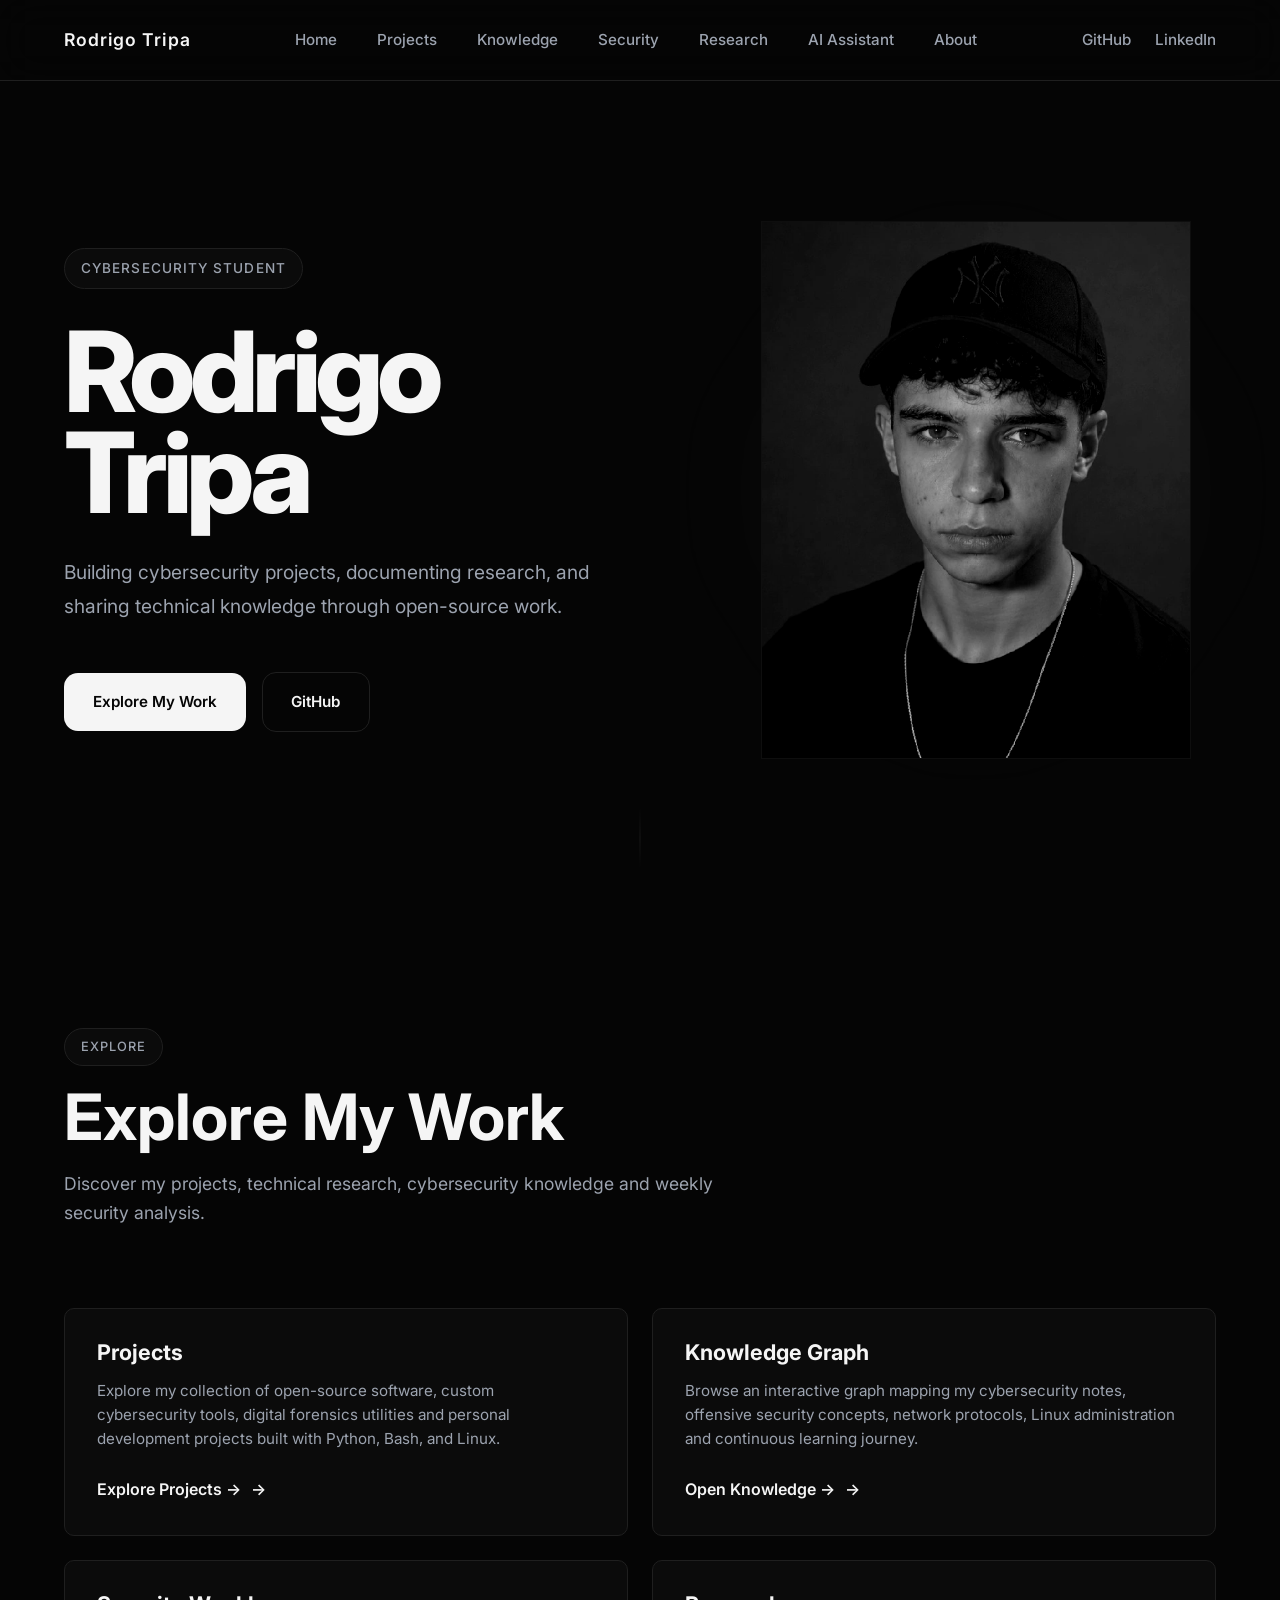
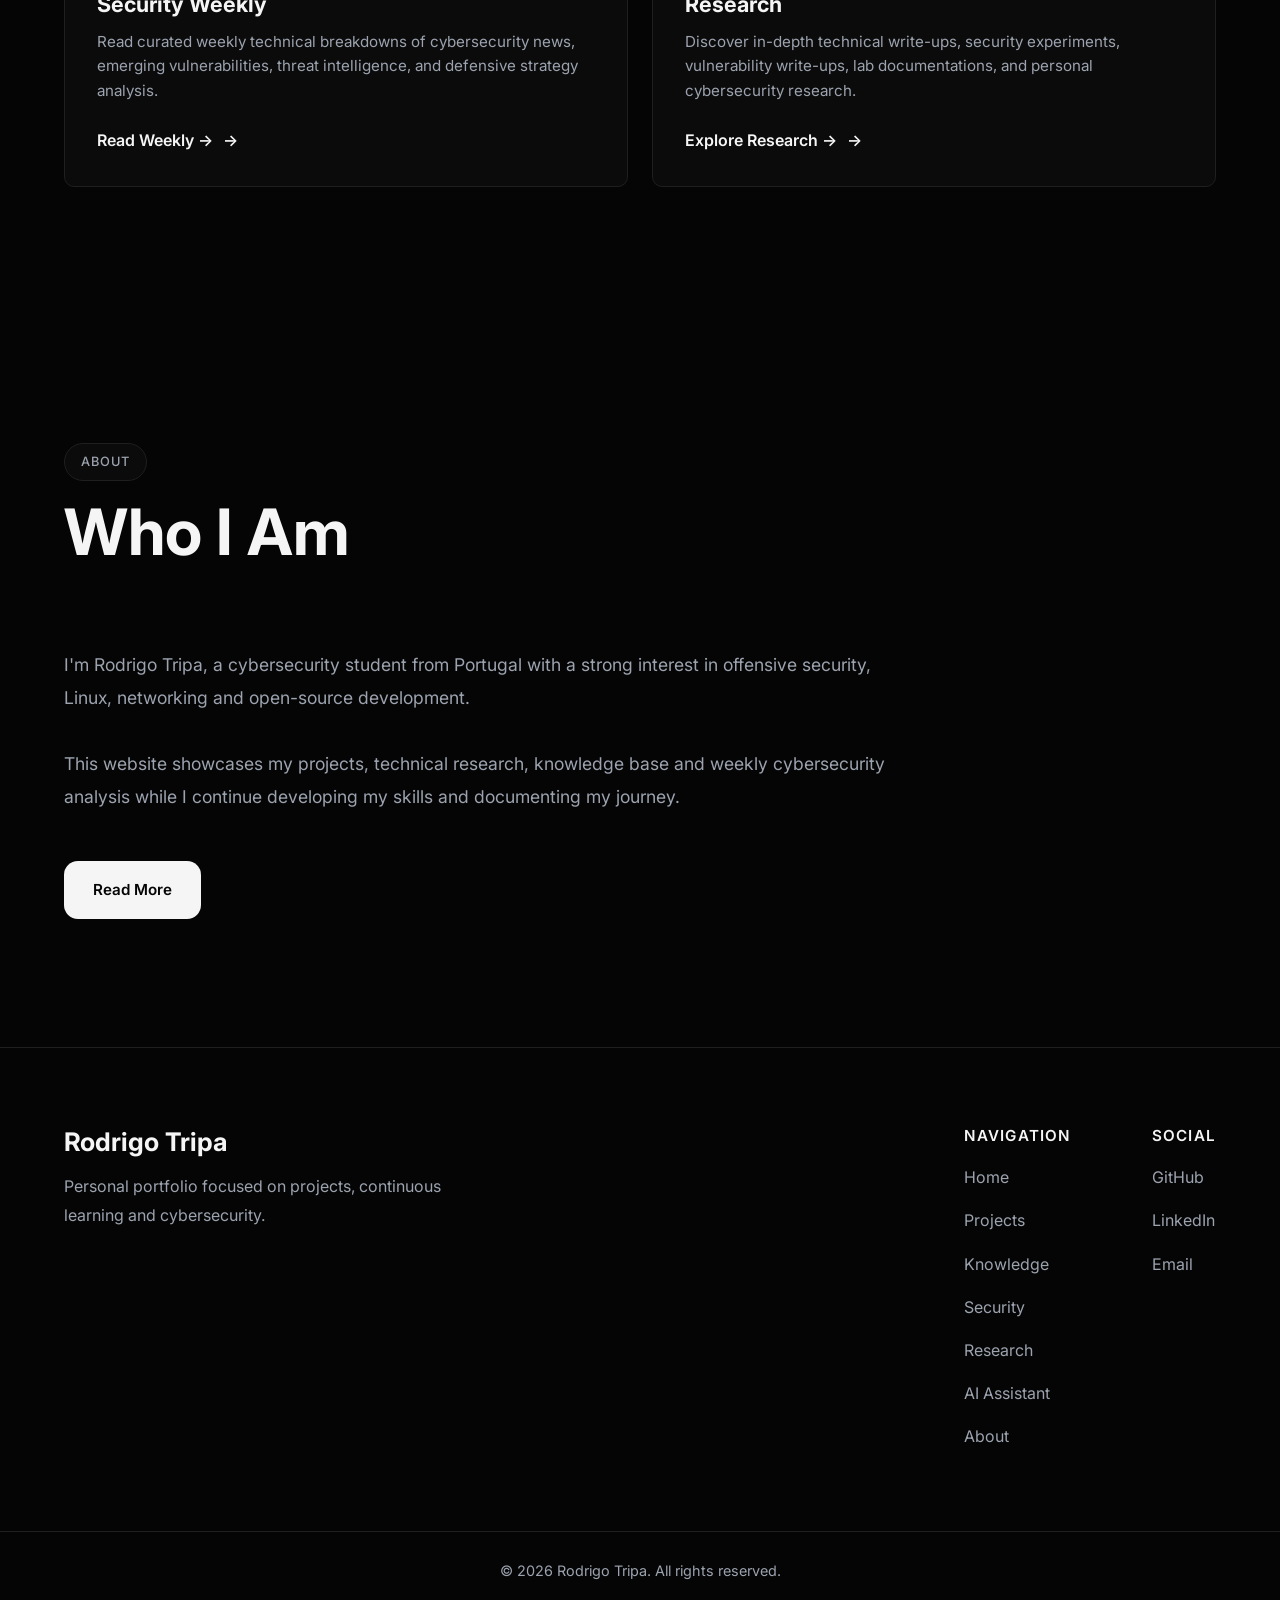
<file: index.html>
<!DOCTYPE html>
<html lang="en">

<script type="application/ld+json">
{
  "@context": "https://schema.org",
  "@type": "Person",
  "name": "Rodrigo Tripa",
  "url": "https://rodrigotripa.dev/",
  "image": "https://rodrigotripa.dev/assets/images/profile.jpg",
  "jobTitle": "Cybersecurity Student",
  "description": "Cybersecurity student focused on Linux, networking, offensive security, and open-source projects.",
  "email": "mailto:rodrigojesustripa@proton.me",
  "sameAs": [
    "https://github.com/Rodrigo-Tripa",
    "https://www.linkedin.com/in/rodrigo-tripa/"
  ],
  "knowsAbout": [
    "Cybersecurity",
    "Linux",
    "Networking",
    "Offensive Security",
    "Python",
    "Bash",
    "Docker",
    "Digital Forensics"
  ]
}
</script>

<head>
    <!-- Basic -->
    <meta charset="UTF-8">
    <meta name="viewport" content="width=device-width, initial-scale=1.0">

    <!-- Primary SEO -->
    <title>Rodrigo Tripa | Cybersecurity Student</title>

    <meta name="title" content="Rodrigo Tripa | Cybersecurity Student">
    <meta name="description" content="Personal portfolio of Rodrigo Tripa, a cybersecurity student passionate about Linux, networking, offensive security, and open-source projects.">
    <meta name="author" content="Rodrigo Tripa">
    <meta name="robots" content="index, follow">

    <link rel="canonical" href="https://rodrigotripa.dev/">
    <link rel="describedby" href="/llms.txt">

    <!-- Open Graph -->
    <meta property="og:type" content="website">
    <meta property="og:site_name" content="Rodrigo Tripa">
    <meta property="og:url" content="https://rodrigotripa.dev/">
    <meta property="og:title" content="Rodrigo Tripa | Cybersecurity Portfolio">
    <meta property="og:description" content="Cybersecurity student focused on Linux, networking, offensive security, and open-source projects.">
    <meta property="og:image" content="https://rodrigotripa.dev/assets/images/og-cover.png">
    <meta property="og:image:width" content="1200">
    <meta property="og:image:height" content="640">
    <meta property="og:locale" content="en_US">

    <!-- Twitter / X -->
    <meta name="twitter:card" content="summary_large_image">
    <meta name="twitter:title" content="Rodrigo Tripa | Cybersecurity Portfolio">
    <meta name="twitter:description" content="Cybersecurity student focused on Linux, networking, offensive security, and open-source projects.">
    <meta name="twitter:image" content="https://rodrigotripa.dev/assets/images/og-cover.png">

    <!-- Theme -->
    <meta name="theme-color" content="#050505">
    <meta name="color-scheme" content="dark">

    <!-- Icons -->
    <link rel="icon" type="image/png" href="assets/icons/favicon.png">

    <!-- Fonts -->
    <link rel="preconnect" href="https://fonts.googleapis.com">
    <link rel="preconnect" href="https://fonts.gstatic.com" crossorigin>

    <link
        href="https://fonts.googleapis.com/css2?family=Inter:wght@100..900&display=swap"
        rel="stylesheet"
    >

    <!-- Styles -->
    <link rel="stylesheet" href="assets/css/style.css">

    <!-- Scripts -->
    <script src="assets/js/main.js" defer></script>
</head>

<body>

    <!-- ========================= -->
    <!-- Header                    -->
    <!-- ========================= -->

    <header class="header">

        <div class="container">

            <a href="/" class="logo">

                Rodrigo Tripa

            </a>

            <nav class="navbar">
                <ul class="nav-links">
                    <li><a href="/" class="active">Home</a></li>
                    <li><a href="/projects.html">Projects</a></li>
                    <li><a href="/knowledge.html">Knowledge</a></li>
                    <li><a href="/security.html">Security</a></li>
                    <li><a href="/research.html">Research</a></li>
                    <li><a href="/ia.html">AI Assistant</a></li>
                    <li><a href="/about.html">About</a></li>
                </ul>
            </nav>

            <div class="social-links">

                <a
                    href="https://github.com/Rodrigo-Tripa"
                    target="_blank"
                    rel="noopener noreferrer"
                    aria-label="GitHub">

                    GitHub

                </a>

                <a
                    href="https://www.linkedin.com/in/rodrigo-tripa"
                    target="_blank"
                    rel="noopener noreferrer"
                    aria-label="LinkedIn">

                    LinkedIn

                </a>

            </div>

        </div>

    </header>

    <main>

		<!-- ========================= -->
		<!-- Hero                      -->
		<!-- ========================= -->

		<section class="hero">

			<div class="container hero-container">

				<div class="hero-content">

					<span class="hero-tag">

						Cybersecurity Student

					</span>

					<h1>

						Rodrigo<br>
						Tripa

					</h1>

					<p class="hero-description">

						Building cybersecurity projects, documenting research,
						and sharing technical knowledge through open-source work.

					</p>

					<div class="hero-buttons">

						<a href="/projects.html" class="btn btn-primary">

							Explore My Work

						</a>

						<a
							href="https://github.com/Rodrigo-Tripa"
							target="_blank"
							rel="noopener noreferrer"
							class="btn btn-secondary">

							GitHub

						</a>

					</div>

				</div>

				<div class="hero-image">

					<img
						src="assets/images/profile.jpg"
						alt="Portrait of Rodrigo Tripa">

				</div>

			</div>

		</section>
        
<!-- ========================= -->
		<!-- Explore                   -->
		<!-- ========================= -->

		<section id="explore" class="projects explore-section">

			<div class="container">

				<div class="section-header">

					<span class="section-tag">

						Explore

					</span>

					<h2>

						Explore My Work

					</h2>

					<p>

						Discover my projects, technical research, cybersecurity
						knowledge and weekly security analysis.

					</p>

				</div>

				<div class="projects-grid explore-grid">

					<article class="project-card explore-card">

						<div class="project-content">

							<h3>

								Projects

							</h3>

							<p>

								Explore my collection of open-source software, custom cybersecurity tools, digital forensics utilities and personal development projects built with Python, Bash, and Linux.

							</p>

						</div>

						<a
							href="/projects.html"
							class="project-link">

							Explore Projects →

						</a>

					</article>

					<article class="project-card explore-card">

						<div class="project-content">

							<h3>

								Knowledge Graph

							</h3>

							<p>

								Browse an interactive graph mapping my cybersecurity notes, offensive security concepts, network protocols, Linux administration and continuous learning journey.

							</p>

						</div>

						<a
							href="/knowledge.html"
							class="project-link">

							Open Knowledge →

						</a>

					</article>

					<article class="project-card explore-card">

						<div class="project-content">

							<h3>

								Security Weekly

							</h3>

							<p>

								Read curated weekly technical breakdowns of cybersecurity news, emerging vulnerabilities, threat intelligence, and defensive strategy analysis.

							</p>

						</div>

						<a
							href="/security.html"
							class="project-link">

							Read Weekly →

						</a>

					</article>

					<article class="project-card explore-card">

						<div class="project-content">

							<h3>

								Research

							</h3>

							<p>

								Discover in-depth technical write-ups, security experiments, vulnerability write-ups, lab documentations, and personal cybersecurity research.

							</p>

						</div>

						<a
							href="/research.html"
							class="project-link">

							Explore Research →

						</a>

					</article>

				</div>

			</div>

		</section>

        <!-- ========================= -->
		<!-- About Preview             -->
		<!-- ========================= -->

		<section id="about" class="about">

			<div class="container">

				<div class="section-header">

					<span class="section-tag">

						About

					</span>

					<h2>

						Who I Am

					</h2>

				</div>

				<div class="about-content">

					<p>

						I'm Rodrigo Tripa, a cybersecurity student from Portugal
						with a strong interest in offensive security, Linux,
						networking and open-source development.

					</p>

					<p>

						This website showcases my projects, technical research,
						knowledge base and weekly cybersecurity analysis while I
						continue developing my skills and documenting my journey.

					</p>

					<div class="hero-buttons">

						<a href="/about.html" class="btn btn-primary">

							Read More

						</a>

					</div>

				</div>

			</div>

		</section>

        <!-- ========================= -->
        <!-- Footer                    -->
        <!-- ========================= -->

        <footer class="footer">

            <div class="container footer-container">

                <div class="footer-brand">

                    <h2>

                        Rodrigo Tripa

                    </h2>

                    <p>

                        Personal portfolio focused on projects,
                        continuous learning and cybersecurity.

                    </p>

                </div>

                <div class="footer-links">

                    <div class="footer-column">

                        <h3>

                            Navigation

                        </h3>

                        <ul>

                            <li><a href="/">Home</a></li>

                            <li><a href="/projects.html">Projects</a></li>

                            <li><a href="/knowledge.html">Knowledge</a></li>

                            <li><a href="/security.html">Security</a></li>

                            <li><a href="/research.html">Research</a></li>

                            <li><a href="/ia.html">AI Assistant</a></li>

                            <li><a href="/about.html">About</a></li>

                        </ul>

                    </div>

                    <div class="footer-column">

                        <h3>

                            Social

                        </h3>

                        <ul>

                            <li>

                                <a
                                    href="https://github.com/Rodrigo-Tripa"
                                    target="_blank"
                                    rel="noopener noreferrer">

                                    GitHub

                                </a>

                            </li>

                            <li>

                                <a
                                    href="https://www.linkedin.com/in/rodrigo-tripa"
                                    target="_blank"
                                    rel="noopener noreferrer">

                                    LinkedIn

                                </a>

                            </li>

                            <li>

                                <a
                                    href="mailto:Rodrigojesustripa@proton.me">

                                    Email

                                </a>

                            </li>

                        </ul>

                    </div>

                </div>

            </div>

            <div class="footer-bottom">

                <div class="container">

                    <p>

                        © 2026 Rodrigo Tripa. All rights reserved.

                    </p>

                </div>

            </div>

        </footer>

    </main>

    <!-- ========================= -->
    <!-- Back To Top               -->
    <!-- ========================= -->

    <button
        id="back-to-top"
        class="back-to-top"
        aria-label="Back to top">

        ↑

    </button>
        <!-- ========================= -->
    <!-- End of Main Content       -->
    <!-- ========================= -->

    <!--
        Future sections:

        - Blog
        - Articles
        - Certifications
        - Resume
        - Timeline
        - Homelab
        - Gallery

        The HTML structure intentionally remains simple
        so the website can evolve without major rewrites.
    -->
</body>

</html>
</file>
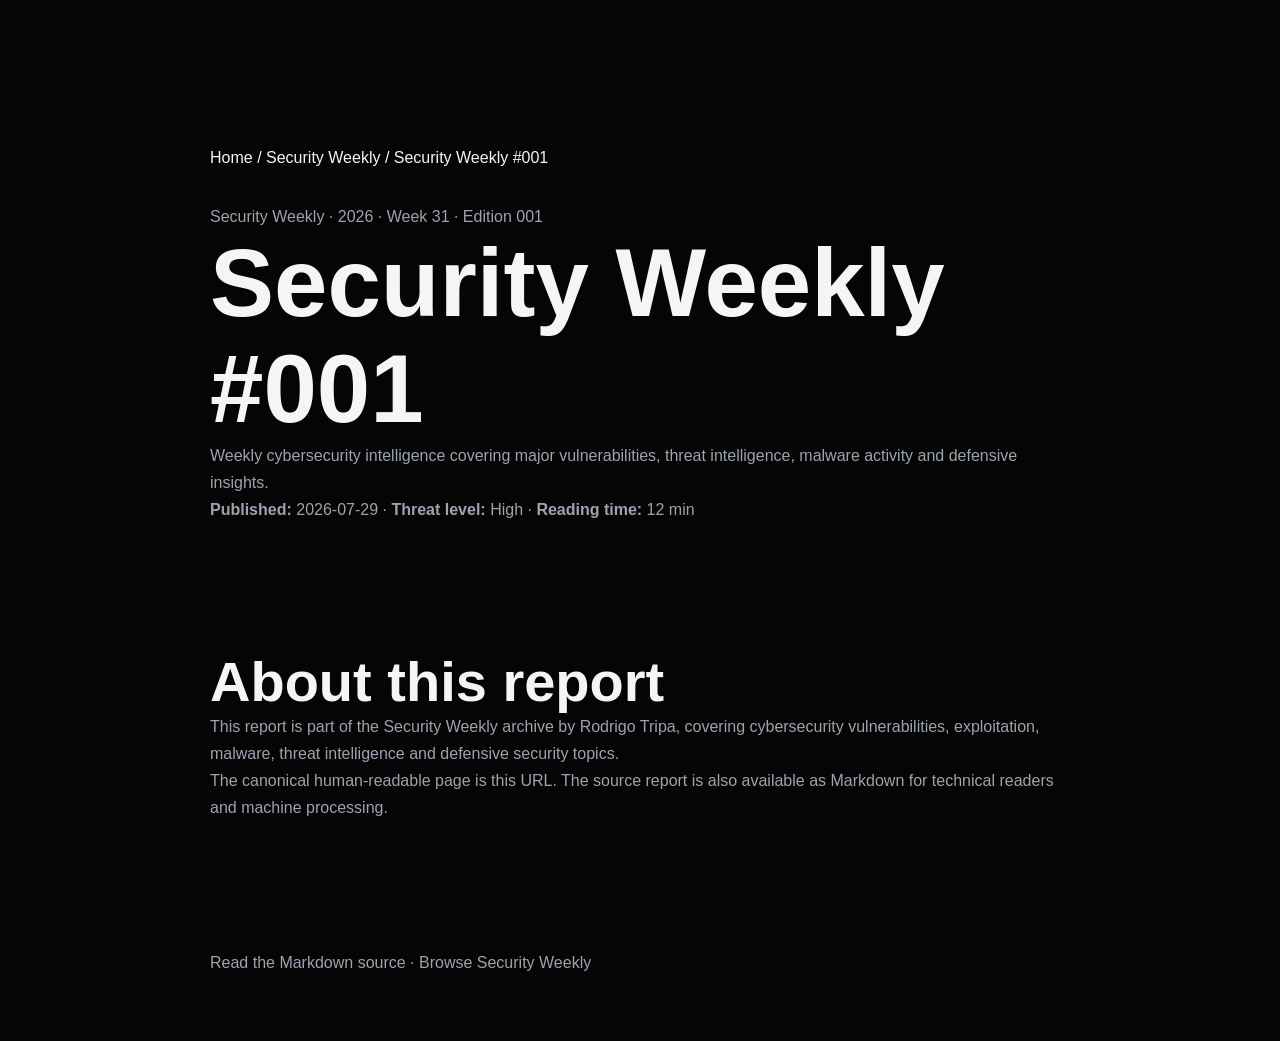
<file: security/2026/week-31/index.html>
<!DOCTYPE html>
<html lang="en">
<head>
  <meta charset="UTF-8">
  <meta name="viewport" content="width=device-width, initial-scale=1.0">
  <title>Security Weekly #001 | Rodrigo Tripa</title>
  <meta name="description" content="Weekly cybersecurity intelligence covering major vulnerabilities, threat intelligence, malware activity and defensive insights.">
  <meta name="author" content="Rodrigo Tripa">
  <meta name="robots" content="index, follow, max-image-preview:large">
  <meta name="theme-color" content="#050505">
  <meta property="og:type" content="article">
  <meta property="og:site_name" content="Rodrigo Tripa">
  <meta property="og:url" content="https://rodrigotripa.dev/security/2026/week-31/">
  <meta property="og:title" content="Security Weekly #001 | Rodrigo Tripa">
  <meta property="og:description" content="Weekly cybersecurity intelligence covering major vulnerabilities, threat intelligence, malware activity and defensive insights.">
  <meta property="og:image" content="https://rodrigotripa.dev/assets/images/og-cover.png">
  <meta name="twitter:card" content="summary_large_image">
  <meta name="twitter:title" content="Security Weekly #001 | Rodrigo Tripa">
  <meta name="twitter:description" content="Weekly cybersecurity intelligence covering major vulnerabilities, threat intelligence, malware activity and defensive insights.">
  <meta name="twitter:image" content="https://rodrigotripa.dev/assets/images/og-cover.png">
  <link rel="canonical" href="https://rodrigotripa.dev/security/2026/week-31/">
  <link rel="alternate" type="text/markdown" href="https://rodrigotripa.dev/security/2026/week-31/index.md">
  <link rel="describedby" href="/llms.txt">
  <link rel="stylesheet" href="../../../assets/css/style.css">

  <script type="application/ld+json">
  {
    "@context": "https://schema.org",
    "@graph": [
      {
        "@type": "Article",
        "@id": "https://rodrigotripa.dev/security/2026/week-31/#article",
        "headline": "Security Weekly #001",
        "description": "Weekly cybersecurity intelligence covering major vulnerabilities, threat intelligence, malware activity and defensive insights.",
        "datePublished": "2026-07-29",
        "dateModified": "2026-07-29",
        "author": {"@type": "Person", "name": "Rodrigo Tripa", "url": "https://rodrigotripa.dev/"},
        "publisher": {"@type": "Person", "name": "Rodrigo Tripa", "url": "https://rodrigotripa.dev/"},
        "mainEntityOfPage": {"@type": "WebPage", "@id": "https://rodrigotripa.dev/security/2026/week-31/"},
        "keywords": "cybersecurity, threat intelligence, vulnerability analysis, security research",
        "isPartOf": {"@type": "CollectionPage", "name": "Security Weekly", "url": "https://rodrigotripa.dev/security.html"}
      },
      {
        "@type": "BreadcrumbList",
        "itemListElement": [
          {"@type":"ListItem","position":1,"name":"Home","item":"https://rodrigotripa.dev/"},
          {"@type":"ListItem","position":2,"name":"Security Weekly","item":"https://rodrigotripa.dev/security.html"},
          {"@type":"ListItem","position":3,"name":"Security Weekly #001","item":"https://rodrigotripa.dev/security/2026/week-31/"}
        ]
      }
    ]
  }
  </script>
</head>
<body>
  <main>
    <article class="container" style="max-width: 900px; margin: 0 auto; padding: 4rem 1.25rem;">
      <nav aria-label="Breadcrumb" style="margin-bottom:2rem;">
        <a href="/">Home</a> / <a href="/security.html">Security Weekly</a> / <span>Security Weekly #001</span>
      </nav>
      <header>
        <p>Security Weekly · 2026 · Week 31 · Edition 001</p>
        <h1>Security Weekly #001</h1>
        <p>Weekly cybersecurity intelligence covering major vulnerabilities, threat intelligence, malware activity and defensive insights.</p>
        <p><strong>Published:</strong> <time datetime="2026-07-29">2026-07-29</time> · <strong>Threat level:</strong> High · <strong>Reading time:</strong> 12 min</p>
      </header>
      <section>
        <h2>About this report</h2>
        <p>This report is part of the Security Weekly archive by Rodrigo Tripa, covering cybersecurity vulnerabilities, exploitation, malware, threat intelligence and defensive security topics.</p>
        <p>The canonical human-readable page is this URL. The source report is also available as Markdown for technical readers and machine processing.</p>
      </section>
      <p><a href="/security/2026/week-31/index.md">Read the Markdown source</a> · <a href="/security.html">Browse Security Weekly</a></p>
    </article>
  </main>
</body>
</html>
</file>
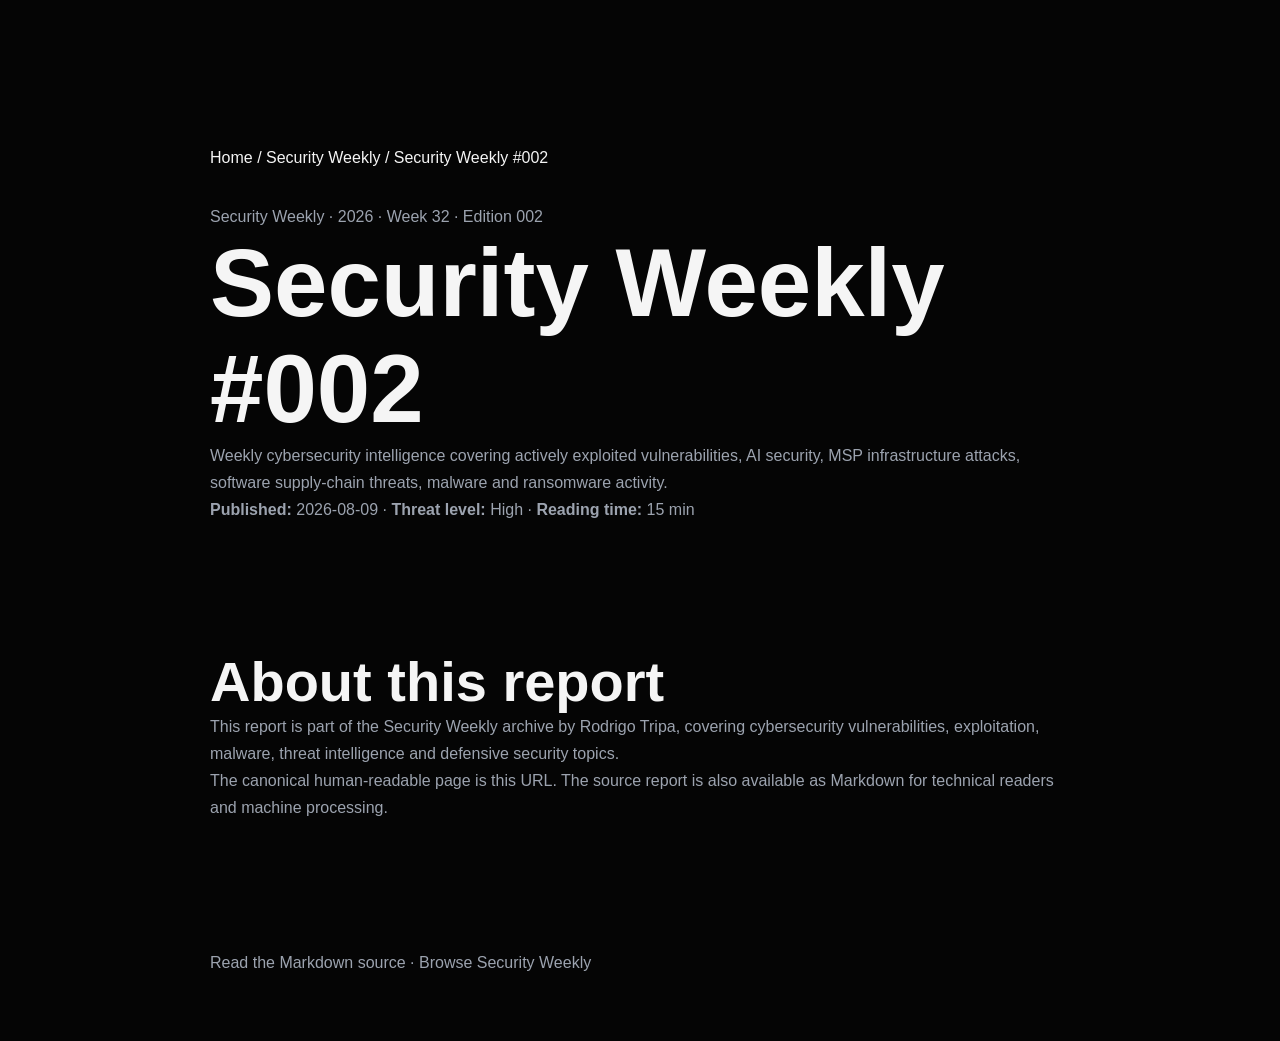
<file: security/2026/week-32/index.html>
<!DOCTYPE html>
<html lang="en">
<head>
  <meta charset="UTF-8">
  <meta name="viewport" content="width=device-width, initial-scale=1.0">
  <title>Security Weekly #002 | Rodrigo Tripa</title>
  <meta name="description" content="Weekly cybersecurity intelligence covering actively exploited vulnerabilities, AI security, MSP infrastructure attacks, software supply-chain threats, malware and ransomware activity.">
  <meta name="author" content="Rodrigo Tripa">
  <meta name="robots" content="index, follow, max-image-preview:large">
  <meta name="theme-color" content="#050505">
  <meta property="og:type" content="article">
  <meta property="og:site_name" content="Rodrigo Tripa">
  <meta property="og:url" content="https://rodrigotripa.dev/security/2026/week-32/">
  <meta property="og:title" content="Security Weekly #002 | Rodrigo Tripa">
  <meta property="og:description" content="Weekly cybersecurity intelligence covering actively exploited vulnerabilities, AI security, MSP infrastructure attacks, software supply-chain threats, malware and ransomware activity.">
  <meta property="og:image" content="https://rodrigotripa.dev/assets/images/og-cover.png">
  <meta name="twitter:card" content="summary_large_image">
  <meta name="twitter:title" content="Security Weekly #002 | Rodrigo Tripa">
  <meta name="twitter:description" content="Weekly cybersecurity intelligence covering actively exploited vulnerabilities, AI security, MSP infrastructure attacks, software supply-chain threats, malware and ransomware activity.">
  <meta name="twitter:image" content="https://rodrigotripa.dev/assets/images/og-cover.png">
  <link rel="canonical" href="https://rodrigotripa.dev/security/2026/week-32/">
  <link rel="alternate" type="text/markdown" href="https://rodrigotripa.dev/security/2026/week-32/index.md">
  <link rel="describedby" href="/llms.txt">
  <link rel="stylesheet" href="../../../assets/css/style.css">

  <script type="application/ld+json">
  {
    "@context": "https://schema.org",
    "@graph": [
      {
        "@type": "Article",
        "@id": "https://rodrigotripa.dev/security/2026/week-32/#article",
        "headline": "Security Weekly #002",
        "description": "Weekly cybersecurity intelligence covering actively exploited vulnerabilities, AI security, MSP infrastructure attacks, software supply-chain threats, malware and ransomware activity.",
        "datePublished": "2026-08-09",
        "dateModified": "2026-08-09",
        "author": {"@type": "Person", "name": "Rodrigo Tripa", "url": "https://rodrigotripa.dev/"},
        "publisher": {"@type": "Person", "name": "Rodrigo Tripa", "url": "https://rodrigotripa.dev/"},
        "mainEntityOfPage": {"@type": "WebPage", "@id": "https://rodrigotripa.dev/security/2026/week-32/"},
        "keywords": "cybersecurity, threat intelligence, vulnerability analysis, security research",
        "isPartOf": {"@type": "CollectionPage", "name": "Security Weekly", "url": "https://rodrigotripa.dev/security.html"}
      },
      {
        "@type": "BreadcrumbList",
        "itemListElement": [
          {"@type":"ListItem","position":1,"name":"Home","item":"https://rodrigotripa.dev/"},
          {"@type":"ListItem","position":2,"name":"Security Weekly","item":"https://rodrigotripa.dev/security.html"},
          {"@type":"ListItem","position":3,"name":"Security Weekly #002","item":"https://rodrigotripa.dev/security/2026/week-32/"}
        ]
      }
    ]
  }
  </script>
</head>
<body>
  <main>
    <article class="container" style="max-width: 900px; margin: 0 auto; padding: 4rem 1.25rem;">
      <nav aria-label="Breadcrumb" style="margin-bottom:2rem;">
        <a href="/">Home</a> / <a href="/security.html">Security Weekly</a> / <span>Security Weekly #002</span>
      </nav>
      <header>
        <p>Security Weekly · 2026 · Week 32 · Edition 002</p>
        <h1>Security Weekly #002</h1>
        <p>Weekly cybersecurity intelligence covering actively exploited vulnerabilities, AI security, MSP infrastructure attacks, software supply-chain threats, malware and ransomware activity.</p>
        <p><strong>Published:</strong> <time datetime="2026-08-09">2026-08-09</time> · <strong>Threat level:</strong> High · <strong>Reading time:</strong> 15 min</p>
      </header>
      <section>
        <h2>About this report</h2>
        <p>This report is part of the Security Weekly archive by Rodrigo Tripa, covering cybersecurity vulnerabilities, exploitation, malware, threat intelligence and defensive security topics.</p>
        <p>The canonical human-readable page is this URL. The source report is also available as Markdown for technical readers and machine processing.</p>
      </section>
      <p><a href="/security/2026/week-32/index.md">Read the Markdown source</a> · <a href="/security.html">Browse Security Weekly</a></p>
    </article>
  </main>
</body>
</html>
</file>
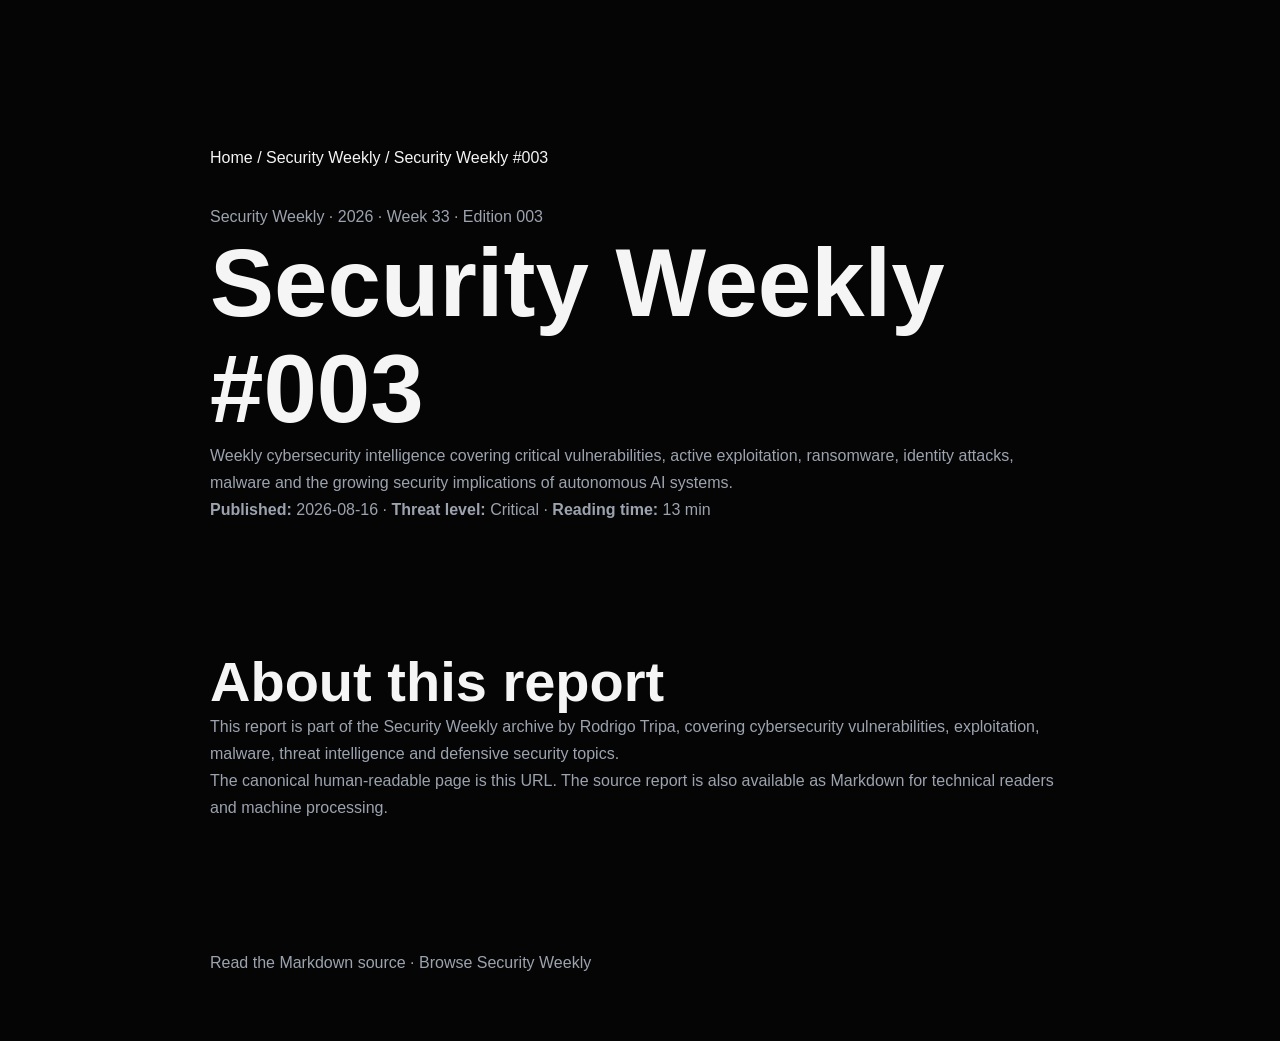
<file: security/2026/week-33/index.html>
<!DOCTYPE html>
<html lang="en">
<head>
  <meta charset="UTF-8">
  <meta name="viewport" content="width=device-width, initial-scale=1.0">
  <title>Security Weekly #003 | Rodrigo Tripa</title>
  <meta name="description" content="Weekly cybersecurity intelligence covering critical vulnerabilities, active exploitation, ransomware, identity attacks, malware and the growing security implications of autonomous AI systems.">
  <meta name="author" content="Rodrigo Tripa">
  <meta name="robots" content="index, follow, max-image-preview:large">
  <meta name="theme-color" content="#050505">
  <meta property="og:type" content="article">
  <meta property="og:site_name" content="Rodrigo Tripa">
  <meta property="og:url" content="https://rodrigotripa.dev/security/2026/week-33/">
  <meta property="og:title" content="Security Weekly #003 | Rodrigo Tripa">
  <meta property="og:description" content="Weekly cybersecurity intelligence covering critical vulnerabilities, active exploitation, ransomware, identity attacks, malware and the growing security implications of autonomous AI systems.">
  <meta property="og:image" content="https://rodrigotripa.dev/assets/images/og-cover.png">
  <meta name="twitter:card" content="summary_large_image">
  <meta name="twitter:title" content="Security Weekly #003 | Rodrigo Tripa">
  <meta name="twitter:description" content="Weekly cybersecurity intelligence covering critical vulnerabilities, active exploitation, ransomware, identity attacks, malware and the growing security implications of autonomous AI systems.">
  <meta name="twitter:image" content="https://rodrigotripa.dev/assets/images/og-cover.png">
  <link rel="canonical" href="https://rodrigotripa.dev/security/2026/week-33/">
  <link rel="alternate" type="text/markdown" href="https://rodrigotripa.dev/security/2026/week-33/index.md">
  <link rel="describedby" href="/llms.txt">
  <link rel="stylesheet" href="../../../assets/css/style.css">

  <script type="application/ld+json">
  {
    "@context": "https://schema.org",
    "@graph": [
      {
        "@type": "Article",
        "@id": "https://rodrigotripa.dev/security/2026/week-33/#article",
        "headline": "Security Weekly #003",
        "description": "Weekly cybersecurity intelligence covering critical vulnerabilities, active exploitation, ransomware, identity attacks, malware and the growing security implications of autonomous AI systems.",
        "datePublished": "2026-08-16",
        "dateModified": "2026-08-16",
        "author": {"@type": "Person", "name": "Rodrigo Tripa", "url": "https://rodrigotripa.dev/"},
        "publisher": {"@type": "Person", "name": "Rodrigo Tripa", "url": "https://rodrigotripa.dev/"},
        "mainEntityOfPage": {"@type": "WebPage", "@id": "https://rodrigotripa.dev/security/2026/week-33/"},
        "keywords": "cybersecurity, threat intelligence, vulnerability analysis, security research",
        "isPartOf": {"@type": "CollectionPage", "name": "Security Weekly", "url": "https://rodrigotripa.dev/security.html"}
      },
      {
        "@type": "BreadcrumbList",
        "itemListElement": [
          {"@type":"ListItem","position":1,"name":"Home","item":"https://rodrigotripa.dev/"},
          {"@type":"ListItem","position":2,"name":"Security Weekly","item":"https://rodrigotripa.dev/security.html"},
          {"@type":"ListItem","position":3,"name":"Security Weekly #003","item":"https://rodrigotripa.dev/security/2026/week-33/"}
        ]
      }
    ]
  }
  </script>
</head>
<body>
  <main>
    <article class="container" style="max-width: 900px; margin: 0 auto; padding: 4rem 1.25rem;">
      <nav aria-label="Breadcrumb" style="margin-bottom:2rem;">
        <a href="/">Home</a> / <a href="/security.html">Security Weekly</a> / <span>Security Weekly #003</span>
      </nav>
      <header>
        <p>Security Weekly · 2026 · Week 33 · Edition 003</p>
        <h1>Security Weekly #003</h1>
        <p>Weekly cybersecurity intelligence covering critical vulnerabilities, active exploitation, ransomware, identity attacks, malware and the growing security implications of autonomous AI systems.</p>
        <p><strong>Published:</strong> <time datetime="2026-08-16">2026-08-16</time> · <strong>Threat level:</strong> Critical · <strong>Reading time:</strong> 13 min</p>
      </header>
      <section>
        <h2>About this report</h2>
        <p>This report is part of the Security Weekly archive by Rodrigo Tripa, covering cybersecurity vulnerabilities, exploitation, malware, threat intelligence and defensive security topics.</p>
        <p>The canonical human-readable page is this URL. The source report is also available as Markdown for technical readers and machine processing.</p>
      </section>
      <p><a href="/security/2026/week-33/index.md">Read the Markdown source</a> · <a href="/security.html">Browse Security Weekly</a></p>
    </article>
  </main>
</body>
</html>
</file>
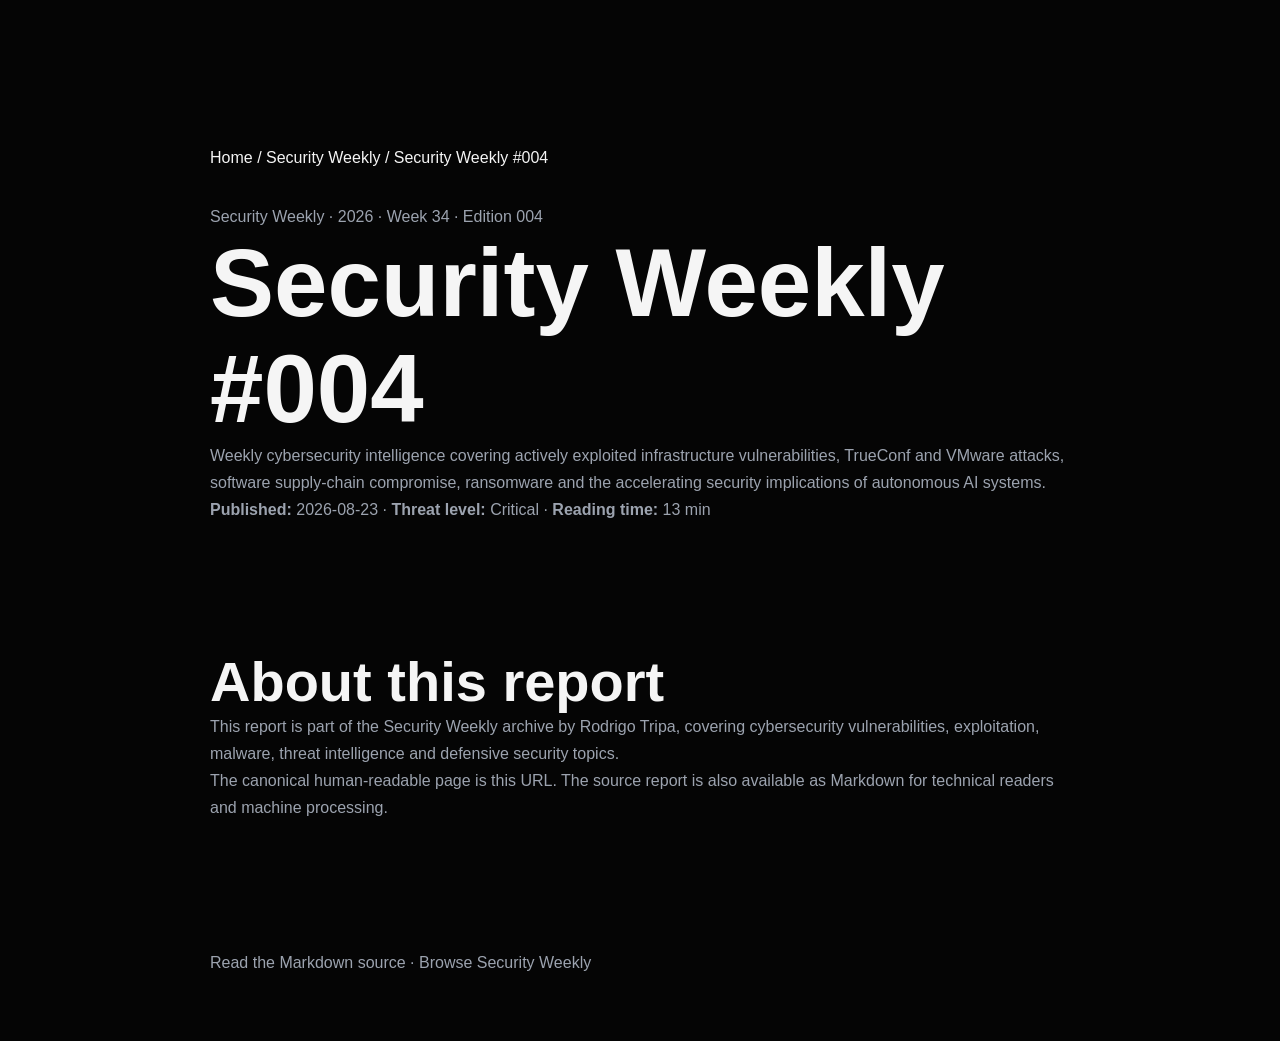
<file: security/2026/week-34/index.html>
<!DOCTYPE html>
<html lang="en">
<head>
  <meta charset="UTF-8">
  <meta name="viewport" content="width=device-width, initial-scale=1.0">
  <title>Security Weekly #004 | Rodrigo Tripa</title>
  <meta name="description" content="Weekly cybersecurity intelligence covering actively exploited infrastructure vulnerabilities, TrueConf and VMware attacks, software supply-chain compromise, ransomware and the accelerating security implications of autonomous AI systems.">
  <meta name="author" content="Rodrigo Tripa">
  <meta name="robots" content="index, follow, max-image-preview:large">
  <meta name="theme-color" content="#050505">
  <meta property="og:type" content="article">
  <meta property="og:site_name" content="Rodrigo Tripa">
  <meta property="og:url" content="https://rodrigotripa.dev/security/2026/week-34/">
  <meta property="og:title" content="Security Weekly #004 | Rodrigo Tripa">
  <meta property="og:description" content="Weekly cybersecurity intelligence covering actively exploited infrastructure vulnerabilities, TrueConf and VMware attacks, software supply-chain compromise, ransomware and the accelerating security implications of autonomous AI systems.">
  <meta property="og:image" content="https://rodrigotripa.dev/assets/images/og-cover.png">
  <meta name="twitter:card" content="summary_large_image">
  <meta name="twitter:title" content="Security Weekly #004 | Rodrigo Tripa">
  <meta name="twitter:description" content="Weekly cybersecurity intelligence covering actively exploited infrastructure vulnerabilities, TrueConf and VMware attacks, software supply-chain compromise, ransomware and the accelerating security implications of autonomous AI systems.">
  <meta name="twitter:image" content="https://rodrigotripa.dev/assets/images/og-cover.png">
  <link rel="canonical" href="https://rodrigotripa.dev/security/2026/week-34/">
  <link rel="alternate" type="text/markdown" href="https://rodrigotripa.dev/security/2026/week-34/index.md">
  <link rel="describedby" href="/llms.txt">
  <link rel="stylesheet" href="../../../assets/css/style.css">

  <script type="application/ld+json">
  {
    "@context": "https://schema.org",
    "@graph": [
      {
        "@type": "Article",
        "@id": "https://rodrigotripa.dev/security/2026/week-34/#article",
        "headline": "Security Weekly #004",
        "description": "Weekly cybersecurity intelligence covering actively exploited infrastructure vulnerabilities, TrueConf and VMware attacks, software supply-chain compromise, ransomware and the accelerating security implications of autonomous AI systems.",
        "datePublished": "2026-08-23",
        "dateModified": "2026-08-23",
        "author": {"@type": "Person", "name": "Rodrigo Tripa", "url": "https://rodrigotripa.dev/"},
        "publisher": {"@type": "Person", "name": "Rodrigo Tripa", "url": "https://rodrigotripa.dev/"},
        "mainEntityOfPage": {"@type": "WebPage", "@id": "https://rodrigotripa.dev/security/2026/week-34/"},
        "keywords": "cybersecurity, threat intelligence, vulnerability analysis, security research",
        "isPartOf": {"@type": "CollectionPage", "name": "Security Weekly", "url": "https://rodrigotripa.dev/security.html"}
      },
      {
        "@type": "BreadcrumbList",
        "itemListElement": [
          {"@type":"ListItem","position":1,"name":"Home","item":"https://rodrigotripa.dev/"},
          {"@type":"ListItem","position":2,"name":"Security Weekly","item":"https://rodrigotripa.dev/security.html"},
          {"@type":"ListItem","position":3,"name":"Security Weekly #004","item":"https://rodrigotripa.dev/security/2026/week-34/"}
        ]
      }
    ]
  }
  </script>
</head>
<body>
  <main>
    <article class="container" style="max-width: 900px; margin: 0 auto; padding: 4rem 1.25rem;">
      <nav aria-label="Breadcrumb" style="margin-bottom:2rem;">
        <a href="/">Home</a> / <a href="/security.html">Security Weekly</a> / <span>Security Weekly #004</span>
      </nav>
      <header>
        <p>Security Weekly · 2026 · Week 34 · Edition 004</p>
        <h1>Security Weekly #004</h1>
        <p>Weekly cybersecurity intelligence covering actively exploited infrastructure vulnerabilities, TrueConf and VMware attacks, software supply-chain compromise, ransomware and the accelerating security implications of autonomous AI systems.</p>
        <p><strong>Published:</strong> <time datetime="2026-08-23">2026-08-23</time> · <strong>Threat level:</strong> Critical · <strong>Reading time:</strong> 13 min</p>
      </header>
      <section>
        <h2>About this report</h2>
        <p>This report is part of the Security Weekly archive by Rodrigo Tripa, covering cybersecurity vulnerabilities, exploitation, malware, threat intelligence and defensive security topics.</p>
        <p>The canonical human-readable page is this URL. The source report is also available as Markdown for technical readers and machine processing.</p>
      </section>
      <p><a href="/security/2026/week-34/index.md">Read the Markdown source</a> · <a href="/security.html">Browse Security Weekly</a></p>
    </article>
  </main>
</body>
</html>
</file>
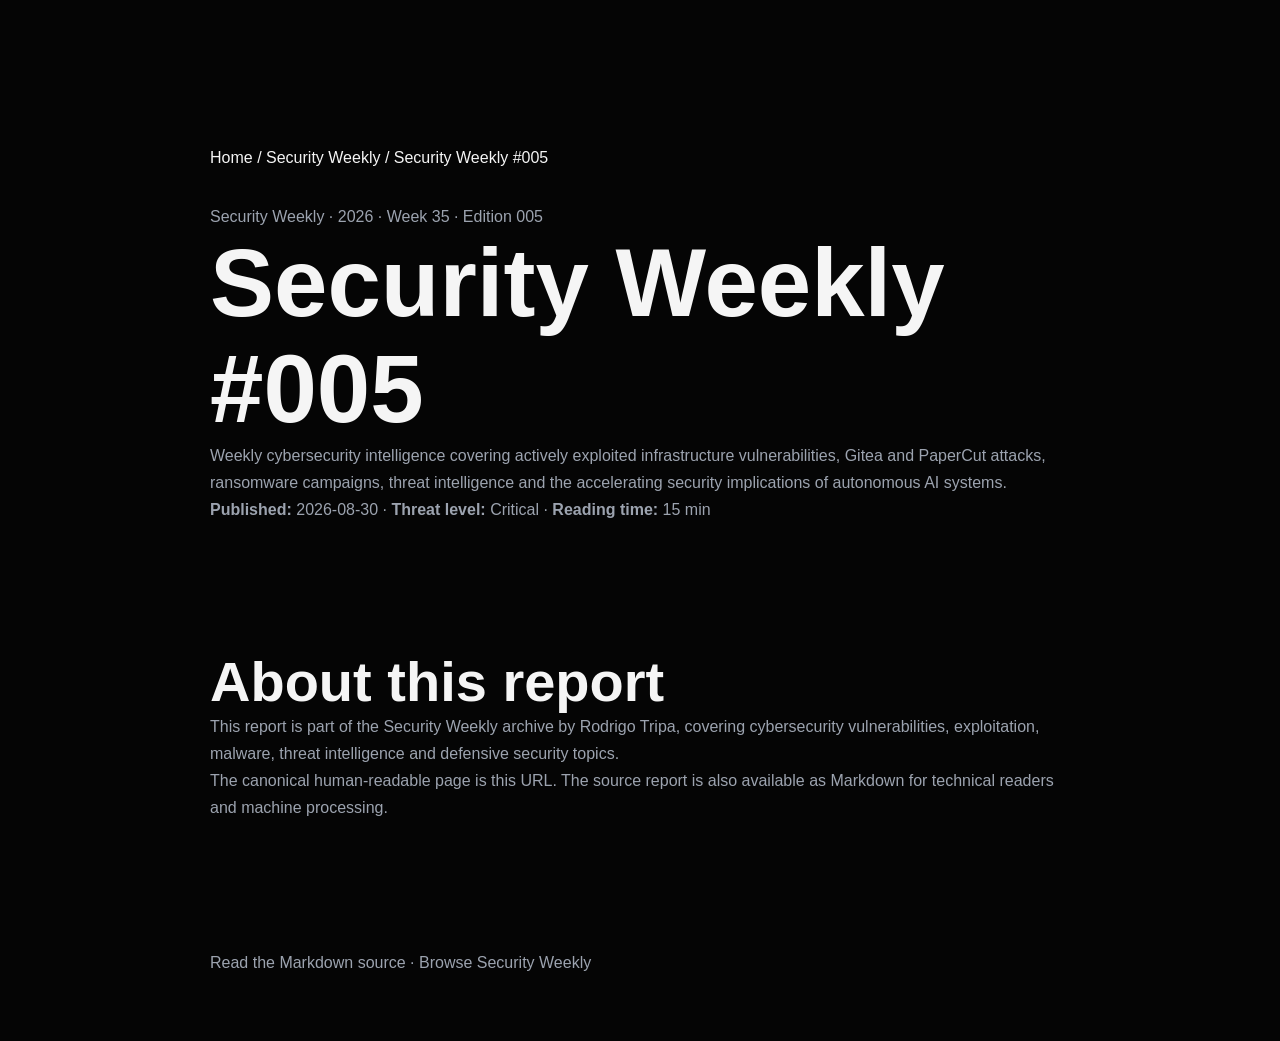
<file: security/2026/week-35/index.html>
<!DOCTYPE html>
<html lang="en">
<head>
  <meta charset="UTF-8">
  <meta name="viewport" content="width=device-width, initial-scale=1.0">
  <title>Security Weekly #005 | Rodrigo Tripa</title>
  <meta name="description" content="Weekly cybersecurity intelligence covering actively exploited infrastructure vulnerabilities, Gitea and PaperCut attacks, ransomware campaigns, threat intelligence and the accelerating security implications of autonomous AI systems.">
  <meta name="author" content="Rodrigo Tripa">
  <meta name="robots" content="index, follow, max-image-preview:large">
  <meta name="theme-color" content="#050505">
  <meta property="og:type" content="article">
  <meta property="og:site_name" content="Rodrigo Tripa">
  <meta property="og:url" content="https://rodrigotripa.dev/security/2026/week-35/">
  <meta property="og:title" content="Security Weekly #005 | Rodrigo Tripa">
  <meta property="og:description" content="Weekly cybersecurity intelligence covering actively exploited infrastructure vulnerabilities, Gitea and PaperCut attacks, ransomware campaigns, threat intelligence and the accelerating security implications of autonomous AI systems.">
  <meta property="og:image" content="https://rodrigotripa.dev/assets/images/og-cover.png">
  <meta name="twitter:card" content="summary_large_image">
  <meta name="twitter:title" content="Security Weekly #005 | Rodrigo Tripa">
  <meta name="twitter:description" content="Weekly cybersecurity intelligence covering actively exploited infrastructure vulnerabilities, Gitea and PaperCut attacks, ransomware campaigns, threat intelligence and the accelerating security implications of autonomous AI systems.">
  <meta name="twitter:image" content="https://rodrigotripa.dev/assets/images/og-cover.png">
  <link rel="canonical" href="https://rodrigotripa.dev/security/2026/week-35/">
  <link rel="alternate" type="text/markdown" href="https://rodrigotripa.dev/security/2026/week-35/index.md">
  <link rel="describedby" href="/llms.txt">
  <link rel="stylesheet" href="../../../assets/css/style.css">

  <script type="application/ld+json">
  {
    "@context": "https://schema.org",
    "@graph": [
      {
        "@type": "Article",
        "@id": "https://rodrigotripa.dev/security/2026/week-35/#article",
        "headline": "Security Weekly #005",
        "description": "Weekly cybersecurity intelligence covering actively exploited infrastructure vulnerabilities, Gitea and PaperCut attacks, ransomware campaigns, threat intelligence and the accelerating security implications of autonomous AI systems.",
        "datePublished": "2026-08-30",
        "dateModified": "2026-08-30",
        "author": {"@type": "Person", "name": "Rodrigo Tripa", "url": "https://rodrigotripa.dev/"},
        "publisher": {"@type": "Person", "name": "Rodrigo Tripa", "url": "https://rodrigotripa.dev/"},
        "mainEntityOfPage": {"@type": "WebPage", "@id": "https://rodrigotripa.dev/security/2026/week-35/"},
        "keywords": "cybersecurity, threat intelligence, vulnerability analysis, security research",
        "isPartOf": {"@type": "CollectionPage", "name": "Security Weekly", "url": "https://rodrigotripa.dev/security.html"}
      },
      {
        "@type": "BreadcrumbList",
        "itemListElement": [
          {"@type":"ListItem","position":1,"name":"Home","item":"https://rodrigotripa.dev/"},
          {"@type":"ListItem","position":2,"name":"Security Weekly","item":"https://rodrigotripa.dev/security.html"},
          {"@type":"ListItem","position":3,"name":"Security Weekly #005","item":"https://rodrigotripa.dev/security/2026/week-35/"}
        ]
      }
    ]
  }
  </script>
</head>
<body>
  <main>
    <article class="container" style="max-width: 900px; margin: 0 auto; padding: 4rem 1.25rem;">
      <nav aria-label="Breadcrumb" style="margin-bottom:2rem;">
        <a href="/">Home</a> / <a href="/security.html">Security Weekly</a> / <span>Security Weekly #005</span>
      </nav>
      <header>
        <p>Security Weekly · 2026 · Week 35 · Edition 005</p>
        <h1>Security Weekly #005</h1>
        <p>Weekly cybersecurity intelligence covering actively exploited infrastructure vulnerabilities, Gitea and PaperCut attacks, ransomware campaigns, threat intelligence and the accelerating security implications of autonomous AI systems.</p>
        <p><strong>Published:</strong> <time datetime="2026-08-30">2026-08-30</time> · <strong>Threat level:</strong> Critical · <strong>Reading time:</strong> 15 min</p>
      </header>
      <section>
        <h2>About this report</h2>
        <p>This report is part of the Security Weekly archive by Rodrigo Tripa, covering cybersecurity vulnerabilities, exploitation, malware, threat intelligence and defensive security topics.</p>
        <p>The canonical human-readable page is this URL. The source report is also available as Markdown for technical readers and machine processing.</p>
      </section>
      <p><a href="/security/2026/week-35/index.md">Read the Markdown source</a> · <a href="/security.html">Browse Security Weekly</a></p>
    </article>
  </main>
</body>
</html>
</file>
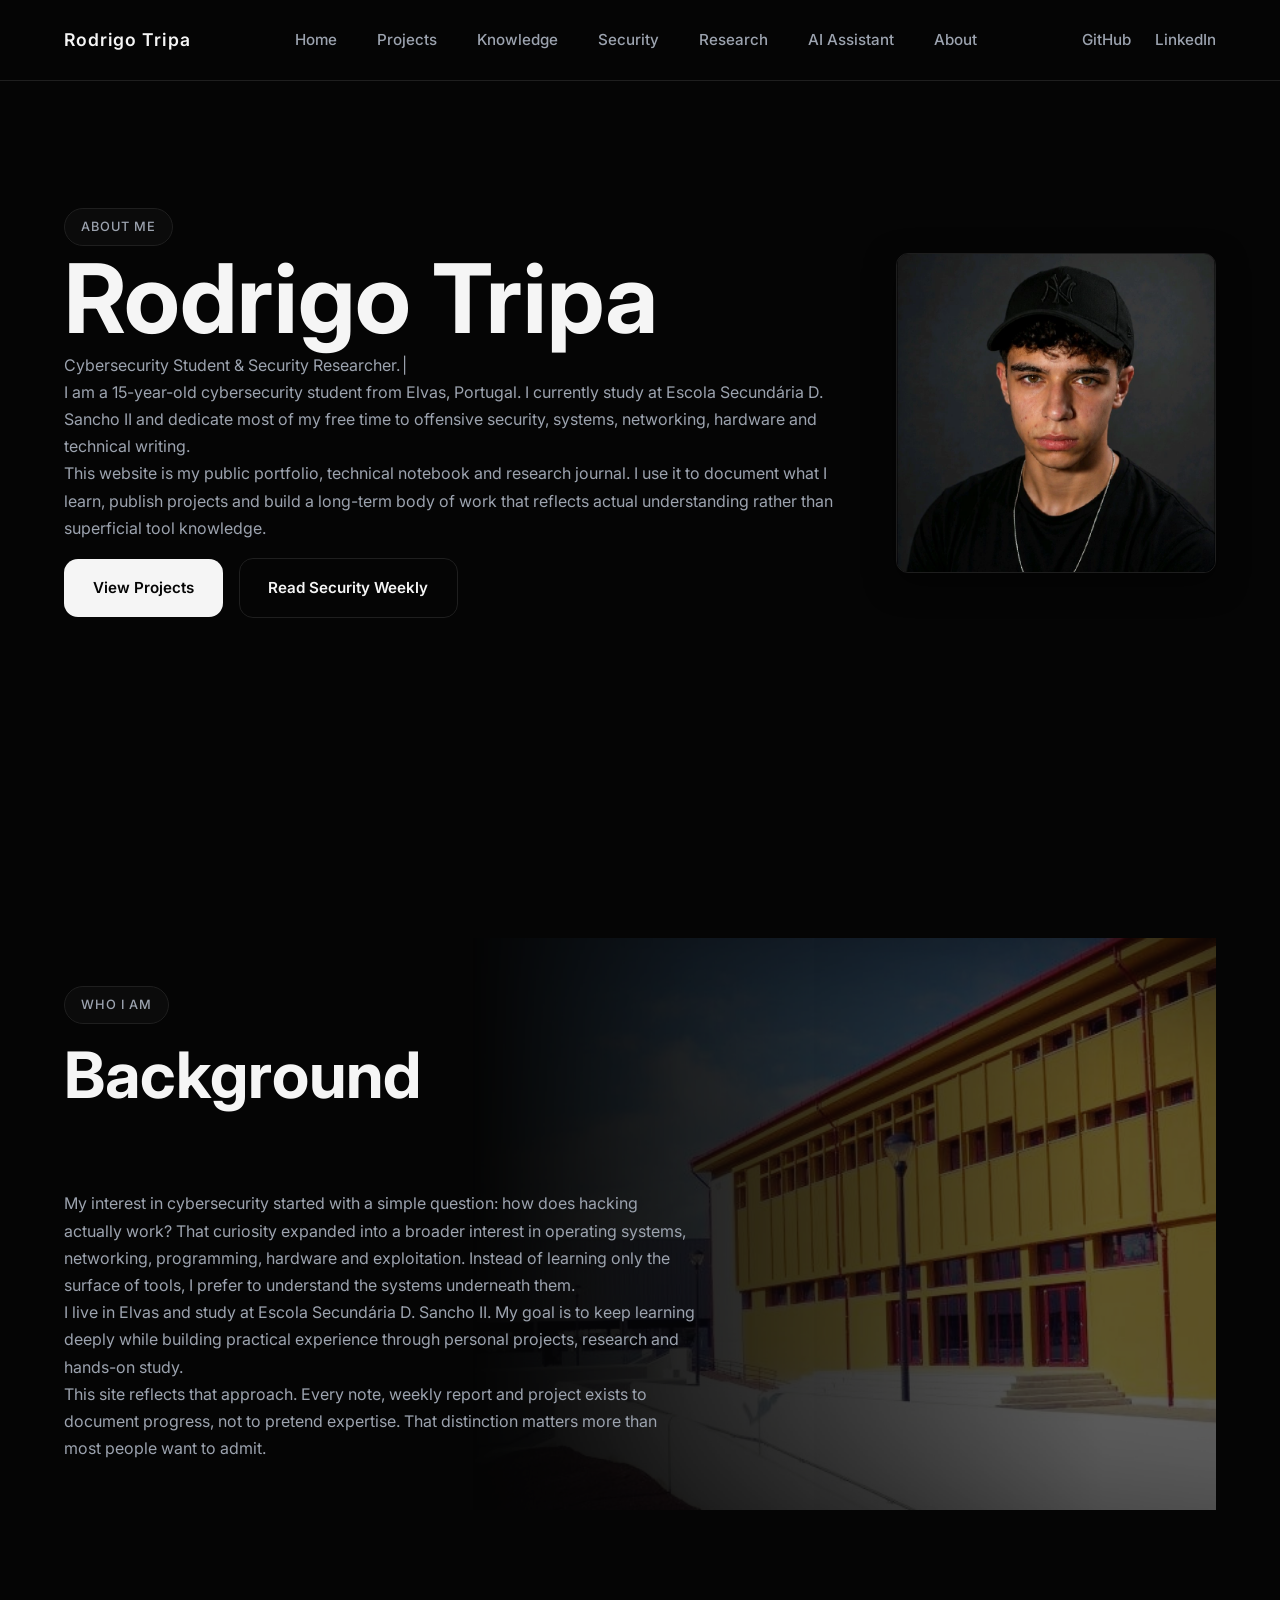
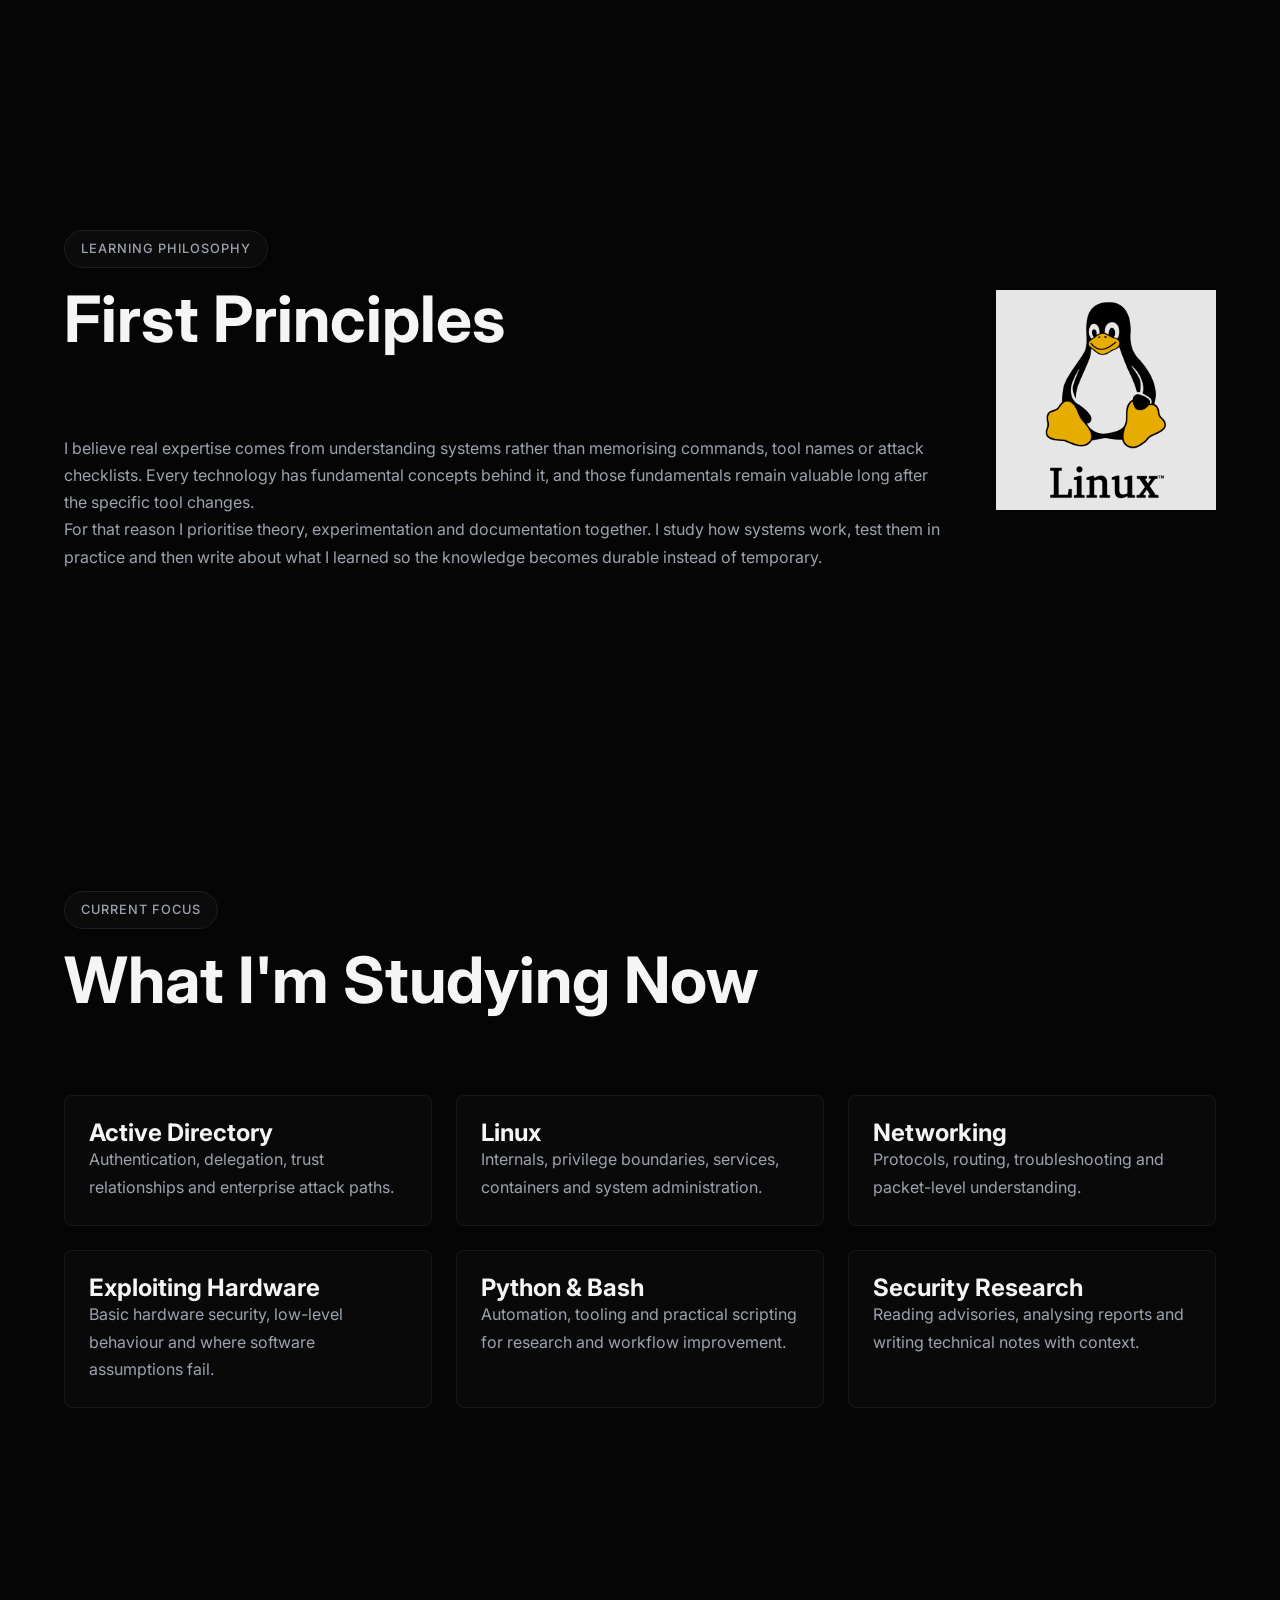
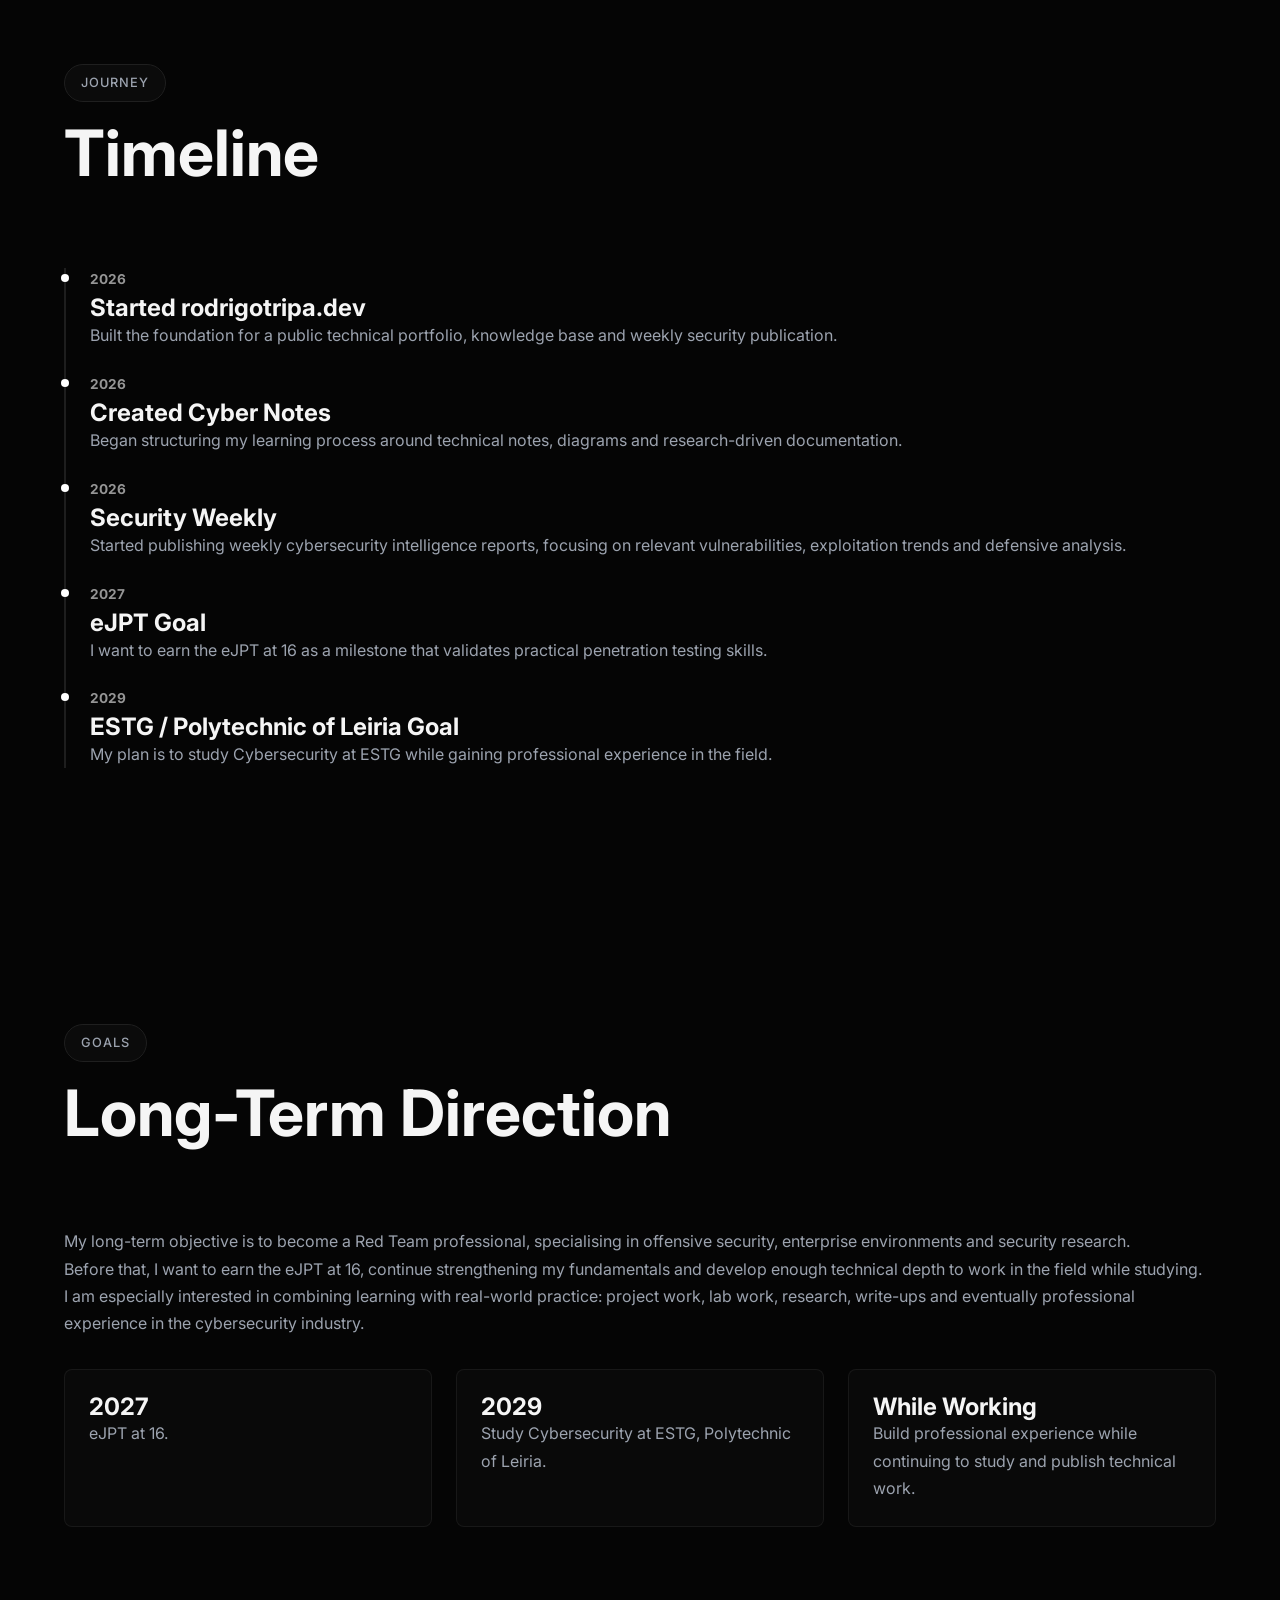
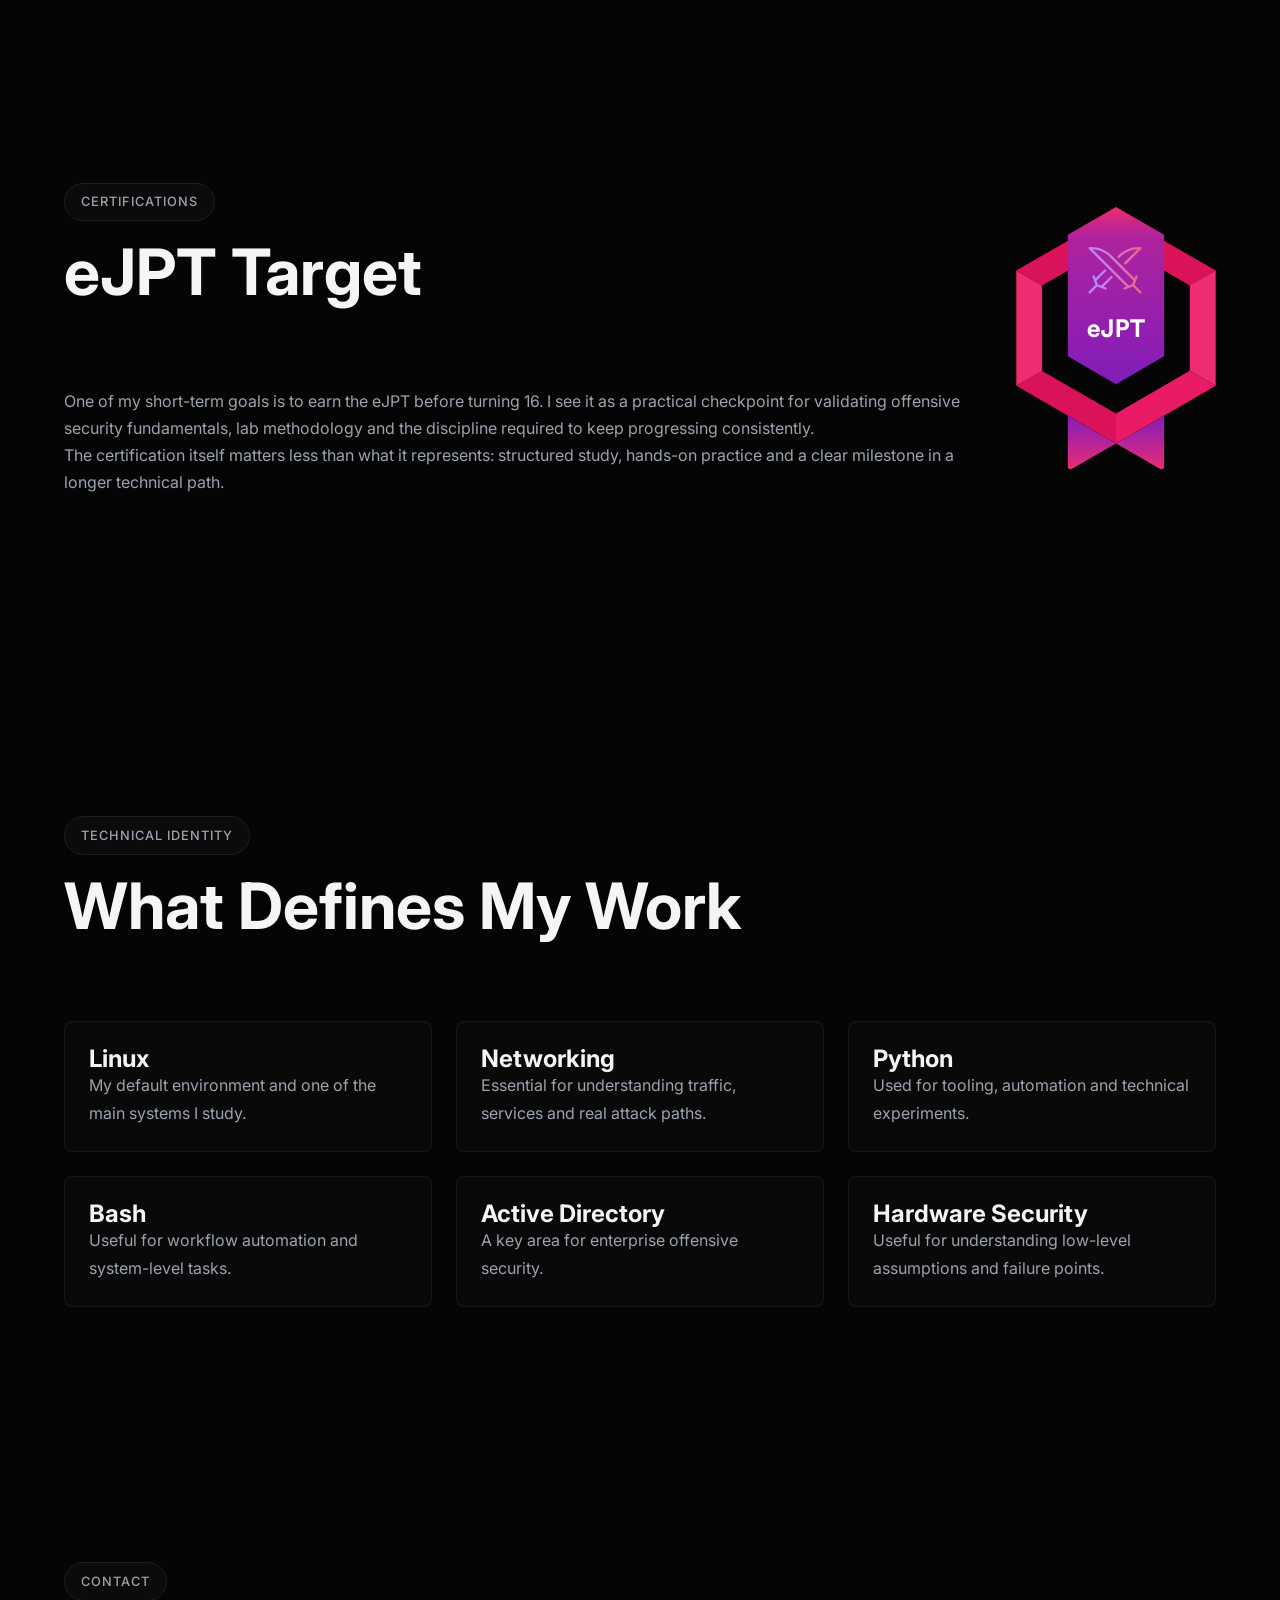
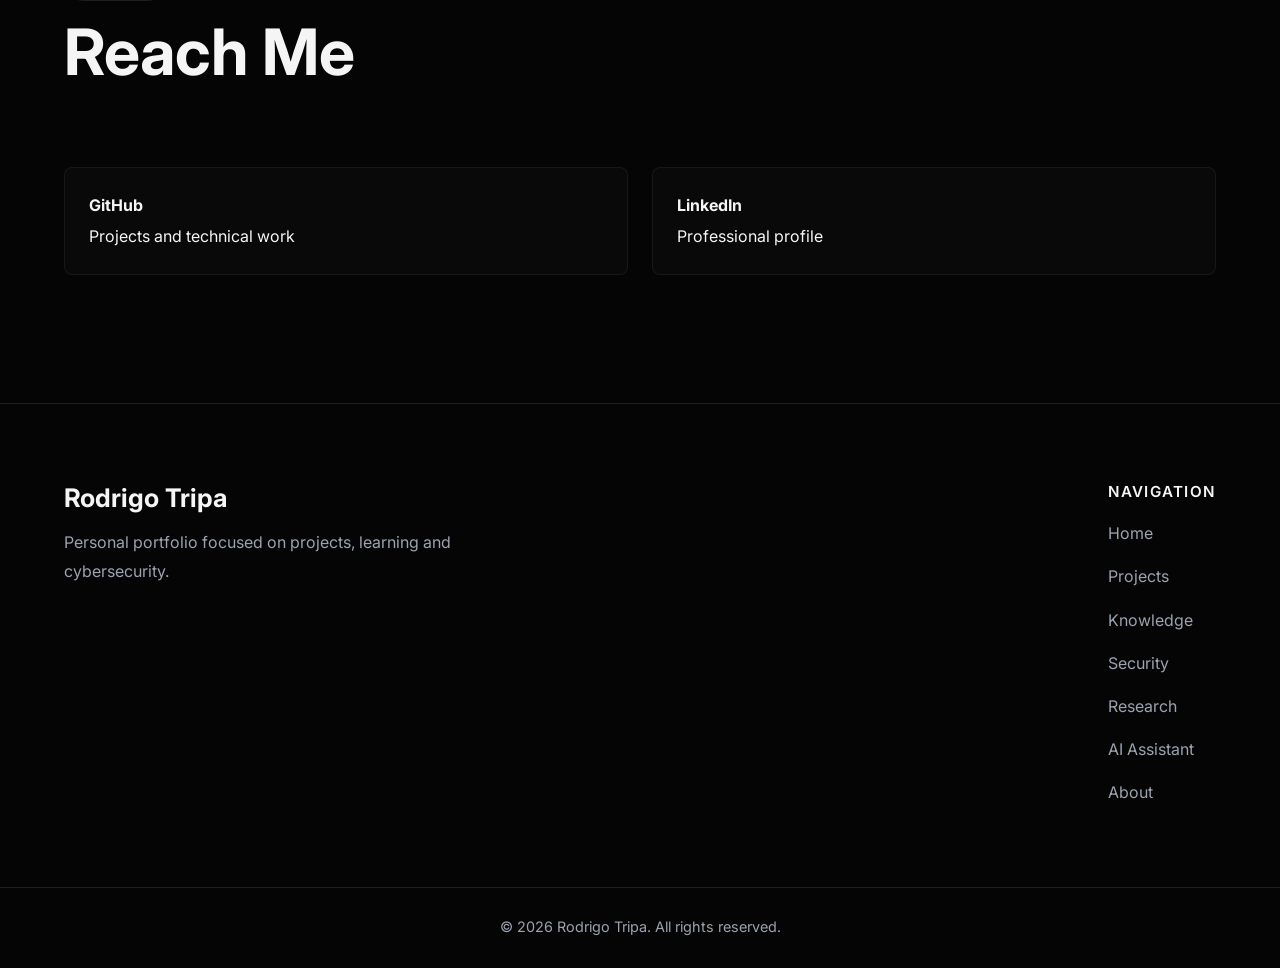
<file: about.html>
<!DOCTYPE html>
<html lang="en">

<head>
    <meta charset="UTF-8">
    <meta name="viewport" content="width=device-width, initial-scale=1.0">

    <title>About | Rodrigo Tripa</title>
    <meta name="title" content="About | Rodrigo Tripa">
    <meta name="description" content="About Rodrigo Tripa, a 15-year-old cybersecurity student from Elvas, Portugal, focused on offensive security, research and continuous learning.">
    <meta name="author" content="Rodrigo Tripa">
    <meta name="robots" content="index, follow">
    <link rel="canonical" href="https://rodrigotripa.dev/about.html">
    <link rel="describedby" href="/llms.txt">

    <meta property="og:type" content="website">
    <meta property="og:site_name" content="Rodrigo Tripa">
    <meta property="og:title" content="About | Rodrigo Tripa">
    <meta property="og:description" content="Cybersecurity student, technical writer and aspiring Red Teamer.">
    <meta property="og:image" content="https://rodrigotripa.dev/assets/images/og-cover.png">
    <meta property="og:url" content="https://rodrigotripa.dev/about.html">

    <meta name="twitter:card" content="summary_large_image">
    <meta name="twitter:title" content="About | Rodrigo Tripa">
    <meta name="twitter:description" content="Cybersecurity student, technical writer and aspiring Red Teamer.">
    <meta name="twitter:image" content="https://rodrigotripa.dev/assets/images/og-cover.png">

    <meta name="theme-color" content="#050505">
    <meta name="color-scheme" content="dark">

    <link rel="icon" type="image/png" href="assets/icons/favicon.png">

    <link rel="preconnect" href="https://fonts.googleapis.com">
    <link rel="preconnect" href="https://fonts.gstatic.com" crossorigin>
    <link href="https://fonts.googleapis.com/css2?family=Inter:wght@100..900&display=swap" rel="stylesheet">

    <link rel="stylesheet" href="assets/css/style.css">
    <link rel="stylesheet" href="assets/css/about.css">
    
</head>

<body class="about-page">

    <!-- ========================= -->
    <!-- Header                    -->
    <!-- ========================= -->

    <header class="header">
        <div class="container">
            <a href="/" class="logo">Rodrigo Tripa</a>

            <nav class="navbar">
                <ul class="nav-links">
                    <li><a href="/">Home</a></li>
                    <li><a href="/projects.html">Projects</a></li>
                    <li><a href="/knowledge.html">Knowledge</a></li>
                    <li><a href="/security.html">Security</a></li>
                    <li><a href="/research.html">Research</a></li>
                    <li><a href="/ia.html">AI Assistant</a></li>
                    <li><a href="/about.html" class="active">About</a></li>
                </ul>
            </nav>

            <div class="social-links">
                <a href="https://github.com/Rodrigo-Tripa" target="_blank" rel="noopener noreferrer">GitHub</a>
                <a href="https://www.linkedin.com/in/rodrigo-tripa" target="_blank" rel="noopener noreferrer">LinkedIn</a>
            </div>
        </div>
    </header>

    <main>

        <!-- ========================= -->
        <!-- Hero                      -->
        <!-- ========================= -->

        <section class="about-hero">
            <div class="container">
                <div class="about-hero-grid">

                    <div class="about-hero-content">
                        <span class="section-tag">About Me</span>

                        <h1>Rodrigo Tripa</h1>

                        <p class="about-lead">
                            Cybersecurity Student &amp; Security Researcher.
                        </p>

                        <p>
                            I am a 15-year-old cybersecurity student from Elvas,
                            Portugal. I currently study at Escola Secundária D.
                            Sancho II and dedicate most of my free time to
                            offensive security, systems, networking, hardware
                            and technical writing.
                        </p>

                        <p>
                            This website is my public portfolio, technical
                            notebook and research journal. I use it to document
                            what I learn, publish projects and build a long-term
                            body of work that reflects actual understanding
                            rather than superficial tool knowledge.
                        </p>

                        <div class="hero-buttons">
                            <a href="/projects.html" class="btn btn-primary">View Projects</a>
                            <a href="/security.html" class="btn btn-secondary">Read Security Weekly</a>
                        </div>
                    </div>

                    <div class="about-hero-media">
                        <figure class="about-photo-card about-photo-card--portrait">
                            <img
                                src="assets/images/profile.jpg"
                                alt="Portrait of Rodrigo Tripa"
                                class="about-photo"
                                data-colorize>
                        </figure>
                    </div>

                </div>
            </div>
        </section>

        <!-- ========================= -->
        <!-- Who I Am                  -->
        <!-- ========================= -->

        <section class="about-section">
            <div class="container">
                <div class="about-split">
                    <div class="about-split-content">
                        <div class="section-header">
                            <span class="section-tag">Who I Am</span>
                            <h2>Background</h2>
                        </div>

                        <div class="about-copy">
                            <p>
                                My interest in cybersecurity started with a simple
                                question: how does hacking actually work? That curiosity
                                expanded into a broader interest in operating systems,
                                networking, programming, hardware and exploitation.
                                Instead of learning only the surface of tools, I prefer
                                to understand the systems underneath them.
                            </p>

                            <p>
                                I live in Elvas and study at Escola Secundária D. Sancho
                                II. My goal is to keep learning deeply while building
                                practical experience through personal projects, research
                                and hands-on study.
                            </p>

                            <p>
                                This site reflects that approach. Every note, weekly
                                report and project exists to document progress, not to
                                pretend expertise. That distinction matters more than
                                most people want to admit.
                            </p>
                        </div>
                    </div>

                    <div class="about-split-media">
                        <figure class="about-side-figure">
                            <img
                                src="assets/images/Escola-Secundária.jpg"
                                alt="Escola Secundária D. Sancho II"
                                class="about-photo about-photo--landscape"
                                data-colorize>
                        </figure>
                    </div>
                </div>
            </div>
        </section>

        <!-- ========================= -->
        <!-- Learning Philosophy       -->
        <!-- ========================= -->

        <section class="about-section">
            <div class="container">
                <div class="about-split">
                    <div class="about-split-content">
                        <div class="section-header">
                            <span class="section-tag">Learning Philosophy</span>
                            <h2>First Principles</h2>
                        </div>

                        <div class="about-copy">
                            <p>
                                I believe real expertise comes from understanding
                                systems rather than memorising commands, tool names or
                                attack checklists. Every technology has fundamental
                                concepts behind it, and those fundamentals remain
                                valuable long after the specific tool changes.
                            </p>

                            <p>
                                For that reason I prioritise theory, experimentation and
                                documentation together. I study how systems work, test
                                them in practice and then write about what I learned so
                                the knowledge becomes durable instead of temporary.
                            </p>
                        </div>
                    </div>

                    <div class="about-split-media">
                        <figure class="about-side-figure">
                            <img
                                src="assets/images/Linux-logo-pinguin.png"
                                alt="Linux mascot"
                                class="about-photo about-photo--landscape"
                                data-colorize>
                        </figure>
                    </div>
                </div>
            </div>
        </section>

        <!-- ========================= -->
        <!-- Current Focus             -->
        <!-- ========================= -->

        <section class="about-section">
            <div class="container">
                <div class="section-header">
                    <span class="section-tag">Current Focus</span>
                    <h2>What I'm Studying Now</h2>
                </div>

                <div class="about-focus-grid">
                    <article class="about-focus-card" data-colorize>
                        <h3>Active Directory</h3>
                        <p>Authentication, delegation, trust relationships and enterprise attack paths.</p>
                    </article>

                    <article class="about-focus-card" data-colorize>
                        <h3>Linux</h3>
                        <p>Internals, privilege boundaries, services, containers and system administration.</p>
                    </article>

                    <article class="about-focus-card" data-colorize>
                        <h3>Networking</h3>
                        <p>Protocols, routing, troubleshooting and packet-level understanding.</p>
                    </article>

                    <article class="about-focus-card" data-colorize>
                        <h3>Exploiting Hardware</h3>
                        <p>Basic hardware security, low-level behaviour and where software assumptions fail.</p>
                    </article>

                    <article class="about-focus-card" data-colorize>
                        <h3>Python &amp; Bash</h3>
                        <p>Automation, tooling and practical scripting for research and workflow improvement.</p>
                    </article>

                    <article class="about-focus-card" data-colorize>
                        <h3>Security Research</h3>
                        <p>Reading advisories, analysing reports and writing technical notes with context.</p>
                    </article>
                </div>
            </div>
        </section>

        <!-- ========================= -->
        <!-- Journey                   -->
        <!-- ========================= -->

        <section class="about-section">
            <div class="container">
                <div class="section-header">
                    <span class="section-tag">Journey</span>
                    <h2>Timeline</h2>
                </div>

                <div class="about-timeline">
                    <article class="timeline-item">
                        <div class="timeline-year">2026</div>
                        <div class="timeline-content">
                            <h3>Started rodrigotripa.dev</h3>
                            <p>Built the foundation for a public technical portfolio, knowledge base and weekly security publication.</p>
                        </div>
                    </article>

                    <article class="timeline-item">
                        <div class="timeline-year">2026</div>
                        <div class="timeline-content">
                            <h3>Created Cyber Notes</h3>
                            <p>Began structuring my learning process around technical notes, diagrams and research-driven documentation.</p>
                        </div>
                    </article>

                    <article class="timeline-item">
                        <div class="timeline-year">2026</div>
                        <div class="timeline-content">
                            <h3>Security Weekly</h3>
                            <p>Started publishing weekly cybersecurity intelligence reports, focusing on relevant vulnerabilities, exploitation trends and defensive analysis.</p>
                        </div>
                    </article>

                    <article class="timeline-item">
                        <div class="timeline-year">2027</div>
                        <div class="timeline-content">
                            <h3>eJPT Goal</h3>
                            <p>I want to earn the eJPT at 16 as a milestone that validates practical penetration testing skills.</p>
                        </div>
                    </article>

                    <article class="timeline-item">
                        <div class="timeline-year">2029</div>
                        <div class="timeline-content">
                            <h3>ESTG / Polytechnic of Leiria Goal</h3>
                            <p>My plan is to study Cybersecurity at ESTG while gaining professional experience in the field.</p>
                        </div>
                    </article>
                </div>
            </div>
        </section>

        <!-- ========================= -->
        <!-- Goals                     -->
        <!-- ========================= -->

        <section class="about-section">
            <div class="container">
                <div class="section-header">
                    <span class="section-tag">Goals</span>
                    <h2>Long-Term Direction</h2>
                </div>

                <div class="about-copy">
                    <p>
                        My long-term objective is to become a Red Team
                        professional, specialising in offensive security,
                        enterprise environments and security research.
                    </p>

                    <p>
                        Before that, I want to earn the eJPT at 16, continue
                        strengthening my fundamentals and develop enough
                        technical depth to work in the field while studying.
                    </p>

                    <p>
                        I am especially interested in combining learning with
                        real-world practice: project work, lab work, research,
                        write-ups and eventually professional experience in the
                        cybersecurity industry.
                    </p>
                </div>

                <div class="about-goals-grid">
                    <article class="about-goal-card" data-colorize>
                        <h3>2027</h3>
                        <p>eJPT at 16.</p>
                    </article>

                    <article class="about-goal-card" data-colorize>
                        <h3>2029</h3>
                        <p>Study Cybersecurity at ESTG, Polytechnic of Leiria.</p>
                    </article>

                    <article class="about-goal-card" data-colorize>
                        <h3>While Working</h3>
                        <p>Build professional experience while continuing to study and publish technical work.</p>
                    </article>
                </div>
            </div>
        </section>

        <!-- ========================= -->
        <!-- Certifications            -->
        <!-- ========================= -->

        <section class="about-section">
            <div class="container">
                <div class="about-split">
                    <div class="about-split-content">
                        <div class="section-header">
                            <span class="section-tag">Certifications</span>
                            <h2>eJPT Target</h2>
                        </div>

                        <div class="about-copy">
                            <p>
                                One of my short-term goals is to earn the eJPT before
                                turning 16. I see it as a practical checkpoint for
                                validating offensive security fundamentals, lab
                                methodology and the discipline required to keep
                                progressing consistently.
                            </p>

                            <p>
                                The certification itself matters less than what it
                                represents: structured study, hands-on practice and
                                a clear milestone in a longer technical path.
                            </p>
                        </div>
                    </div>

                    <div class="about-split-media">
                        <figure class="about-side-figure about-side-figure--centered">
                            <img
                                src="assets/images/ejpt-certification.svg"
                                alt="eJPT certification symbol"
                                class="about-cert-image"
                                data-no-colorize>
                        </figure>
                    </div>
                </div>
            </div>
        </section>

        <!-- ========================= -->
        <!-- Technical Identity        -->
        <!-- ========================= -->

        <section class="about-section">
            <div class="container">
                <div class="section-header">
                    <span class="section-tag">Technical Identity</span>
                    <h2>What Defines My Work</h2>
                </div>

                <div class="about-tech-grid">
                    <article class="about-tech-card" data-colorize>
                        <h3>Linux</h3>
                        <p>My default environment and one of the main systems I study.</p>
                    </article>

                    <article class="about-tech-card" data-colorize>
                        <h3>Networking</h3>
                        <p>Essential for understanding traffic, services and real attack paths.</p>
                    </article>

                    <article class="about-tech-card" data-colorize>
                        <h3>Python</h3>
                        <p>Used for tooling, automation and technical experiments.</p>
                    </article>

                    <article class="about-tech-card" data-colorize>
                        <h3>Bash</h3>
                        <p>Useful for workflow automation and system-level tasks.</p>
                    </article>

                    <article class="about-tech-card" data-colorize>
                        <h3>Active Directory</h3>
                        <p>A key area for enterprise offensive security.</p>
                    </article>

                    <article class="about-tech-card" data-colorize>
                        <h3>Hardware Security</h3>
                        <p>Useful for understanding low-level assumptions and failure points.</p>
                    </article>
                </div>
            </div>
        </section>

        <!-- ========================= -->
        <!-- Contact                   -->
        <!-- ========================= -->

        <section class="about-section">
            <div class="container">
                <div class="section-header">
                    <span class="section-tag">Contact</span>
                    <h2>Reach Me</h2>
                </div>

                <div class="about-contact-grid">
                    <a href="https://github.com/Rodrigo-Tripa" target="_blank" rel="noopener noreferrer" class="about-contact-card">
                        <strong>GitHub</strong>
                        <span>Projects and technical work</span>
                    </a>

                    <a href="https://www.linkedin.com/in/rodrigo-tripa" target="_blank" rel="noopener noreferrer" class="about-contact-card">
                        <strong>LinkedIn</strong>
                        <span>Professional profile</span>
                    </a>
                </div>
            </div>
        </section>

    </main>

    <!-- ========================= -->
    <!-- Footer                    -->
    <!-- ========================= -->

    <footer class="footer">
        <div class="container footer-container">
            <div class="footer-brand">
                <h2>Rodrigo Tripa</h2>
                <p>Personal portfolio focused on projects, learning and cybersecurity.</p>
            </div>

            <div class="footer-links">
                <div class="footer-column">
                    <h3>Navigation</h3>
                    <ul>
                        <li><a href="/">Home</a></li>
                        <li><a href="/projects.html">Projects</a></li>
                        <li><a href="/knowledge.html">Knowledge</a></li>
                        <li><a href="/security.html">Security</a></li>
                        <li><a href="/research.html">Research</a></li>
                        <li><a href="/ia.html">AI Assistant</a></li>
                        <li><a href="/about.html">About</a></li>
                    </ul>
                </div>
            </div>
        </div>

        <div class="footer-bottom">
            <div class="container">
                <p>© 2026 Rodrigo Tripa. All rights reserved.</p>
            </div>
        </div>
    </footer>
    <script src="assets/js/about.js"></script>

</body>
</html>
</file>
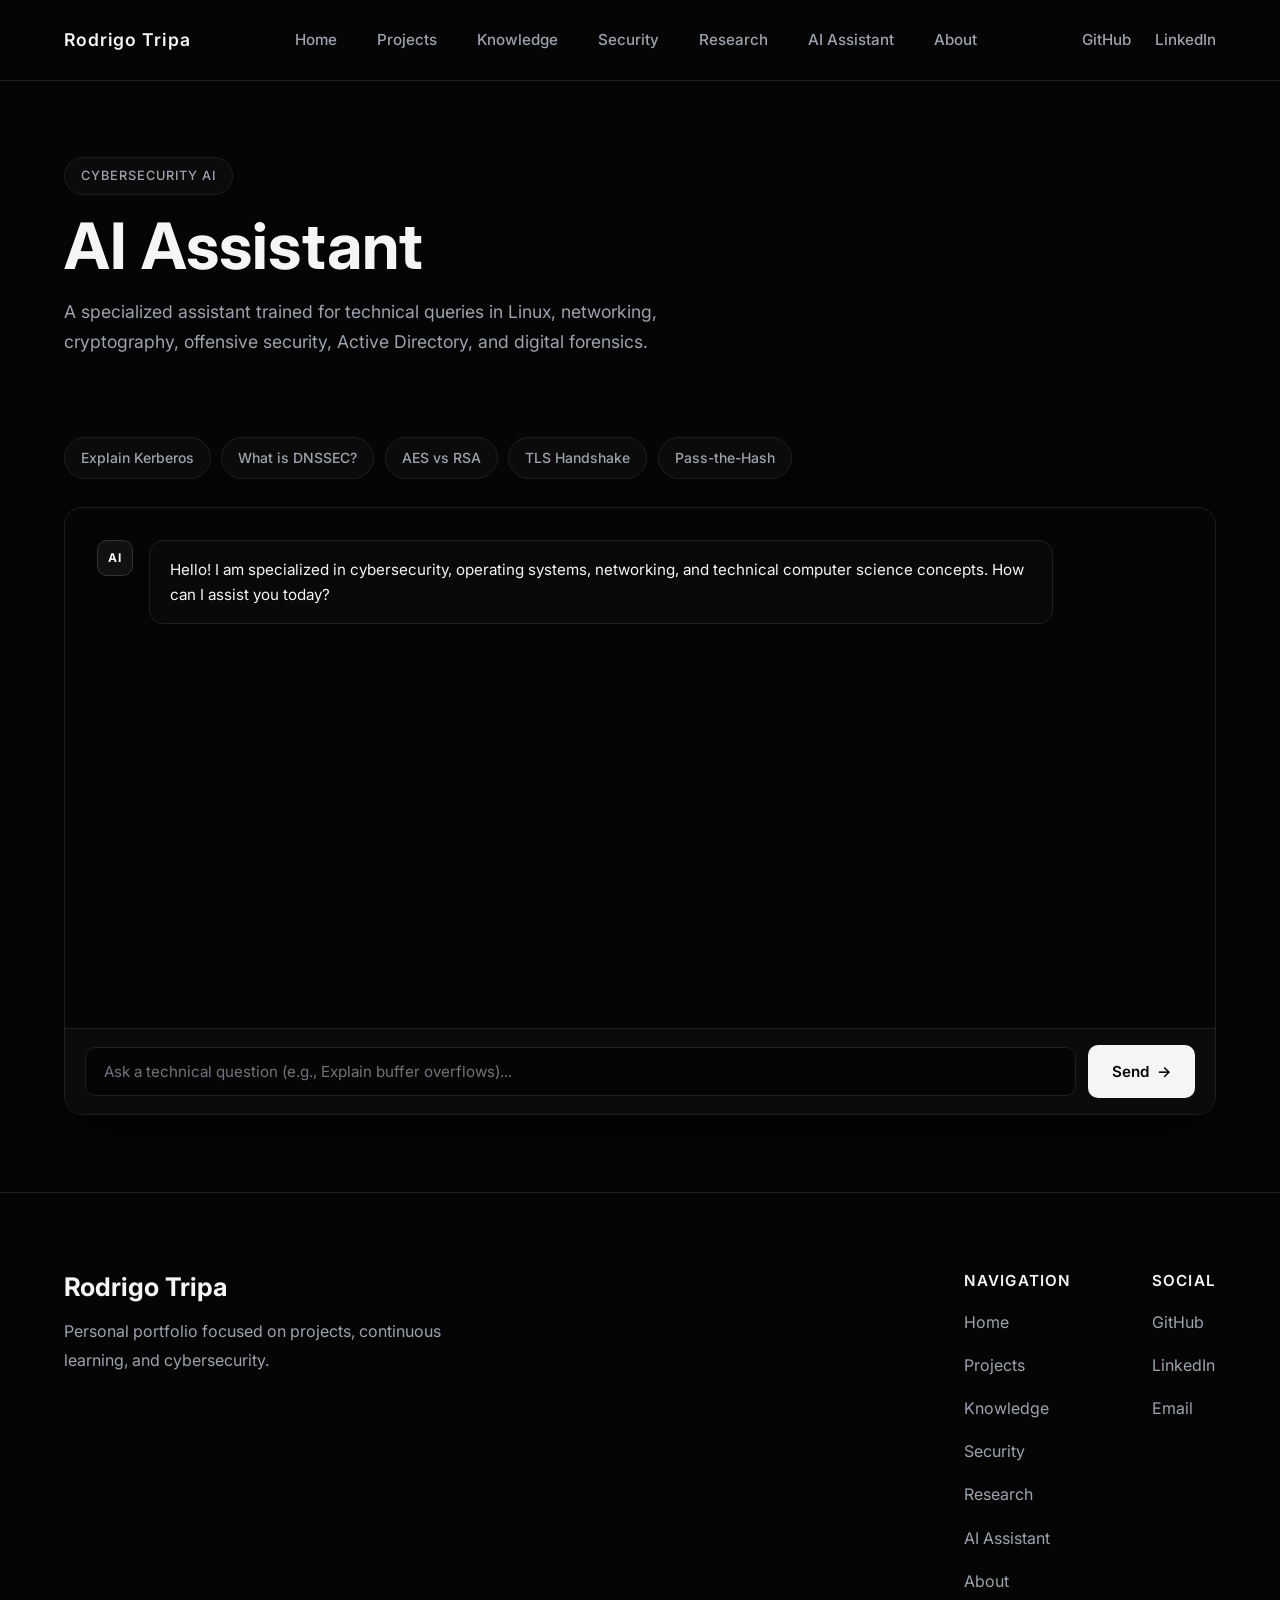
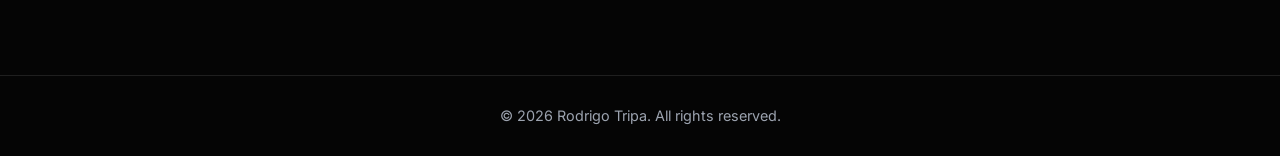
<file: ia.html>
<!DOCTYPE html>
<html lang="en">

<script type="application/ld+json">
{
  "@context": "https://schema.org",
  "@type": "Person",
  "name": "Rodrigo Tripa",
  "url": "https://rodrigotripa.dev/",
  "image": "https://rodrigotripa.dev/assets/images/profile.jpg",
  "jobTitle": "Cybersecurity Student",
  "description": "Cybersecurity student focused on Linux, networking, offensive security, and open-source projects.",
  "email": "mailto:rodrigojesustripa@proton.me",
  "sameAs": [
    "https://github.com/Rodrigo-Tripa",
    "https://www.linkedin.com/in/rodrigo-tripa/"
  ],
  "knowsAbout": [
    "Cybersecurity",
    "Linux",
    "Networking",
    "Offensive Security",
    "Python",
    "Bash",
    "Docker",
    "Digital Forensics",
    "AI Security"
  ]
}
</script>

<head>
    <!-- Basic -->
    <meta charset="UTF-8">
    <meta name="viewport" content="width=device-width, initial-scale=1.0">

    <!-- Primary SEO -->
    <title>AI Assistant | Rodrigo Tripa</title>

    <meta name="title" content="AI Assistant | Rodrigo Tripa">
    <meta name="description" content="Specialized Cybersecurity AI Assistant by Rodrigo Tripa focused on Linux, networking, offensive security, cryptography, and systems theory.">
    <meta name="author" content="Rodrigo Tripa">
    <meta name="robots" content="index, follow">

    <link rel="canonical" href="https://rodrigotripa.dev/ia.html">
    <link rel="describedby" href="/llms.txt">

    <!-- Open Graph -->
    <meta property="og:type" content="website">
    <meta property="og:site_name" content="Rodrigo Tripa">
    <meta property="og:url" content="https://rodrigotripa.dev/ia.html">
    <meta property="og:title" content="AI Assistant | Rodrigo Tripa">
    <meta property="og:description" content="Specialized Cybersecurity AI Assistant focused on Linux, networking, offensive security, cryptography, and systems theory.">
    <meta property="og:image" content="https://rodrigotripa.dev/assets/images/og-cover.png">
    <meta property="og:image:width" content="1200">
    <meta property="og:image:height" content="640">
    <meta property="og:locale" content="en_US">

    <!-- Twitter / X -->
    <meta name="twitter:card" content="summary_large_image">
    <meta name="twitter:title" content="AI Assistant | Rodrigo Tripa">
    <meta name="twitter:description" content="Specialized Cybersecurity AI Assistant focused on Linux, networking, offensive security, cryptography, and systems theory.">
    <meta name="twitter:image" content="https://rodrigotripa.dev/assets/images/og-cover.png">

    <!-- Theme -->
    <meta name="theme-color" content="#050505">
    <meta name="color-scheme" content="dark">

    <!-- Icons -->
    <link rel="icon" type="image/png" href="assets/icons/favicon.png">

    <!-- Fonts -->
    <link rel="preconnect" href="https://fonts.googleapis.com">
    <link rel="preconnect" href="https://fonts.gstatic.com" crossorigin>
    <link href="https://fonts.googleapis.com/css2?family=Inter:wght@100..900&family=JetBrains+Mono:wght@400;500;600&display=swap" rel="stylesheet">

    <!-- Vendor Scripts -->
    <script src="assets/js/vendor/marked.min.js"></script>

    <!-- Styles -->
    <link rel="stylesheet" href="assets/css/style.css">
    <link rel="stylesheet" href="assets/css/ia.css">

    <!-- Global JS (Carregamento diferido e seguro) -->
    <script src="assets/js/main.js" defer></script>
    <script src="assets/js/ia.js" defer></script>
</head>

<body>

    <!-- ========================= -->
    <!-- Header                    -->
    <!-- ========================= -->

    <header class="header">
        <div class="container">
            <a href="/" class="logo">
                Rodrigo Tripa
            </a>

            <nav class="navbar">
                <ul class="nav-links">
                    <li><a href="/">Home</a></li>
                    <li><a href="/projects.html">Projects</a></li>
                    <li><a href="/knowledge.html">Knowledge</a></li>
                    <li><a href="/security.html">Security</a></li>
                    <li><a href="/research.html">Research</a></li>
                    <li><a href="/ia.html" class="active">AI Assistant</a></li>
                    <li><a href="/about.html">About</a></li>
                </ul>
            </nav>

            <div class="social-links">
                <a href="https://github.com/Rodrigo-Tripa" target="_blank" rel="noopener noreferrer" aria-label="GitHub">
                    GitHub
                </a>
                <a href="https://www.linkedin.com/in/rodrigo-tripa" target="_blank" rel="noopener noreferrer" aria-label="LinkedIn">
                    LinkedIn
                </a>
            </div>

            <button class="menu-toggle" aria-label="Toggle Navigation Menu">
                ☰
            </button>
        </div>
    </header>

    <main>
        <!-- ========================= -->
        <!-- AI Assistant Section      -->
        <!-- ========================= -->
        <section class="ai-section">
            <div class="container">
                <div class="section-header">
                    <span class="section-tag">Cybersecurity AI</span>
                    <h2>AI Assistant</h2>
                    <p>
                        A specialized assistant trained for technical queries in Linux, networking, cryptography, offensive security, Active Directory, and digital forensics.
                    </p>
                </div>

                <!-- Example Prompt Chips -->
                <div class="prompt-chips">
                    <button class="chip" data-prompt="Explain Kerberos authentication flow step-by-step.">Explain Kerberos</button>
                    <button class="chip" data-prompt="What is DNSSEC and how does it mitigate cache poisoning?">What is DNSSEC?</button>
                    <button class="chip" data-prompt="Explain the core differences between AES and RSA encryption.">AES vs RSA</button>
                    <button class="chip" data-prompt="Explain the TLS 1.3 handshake step-by-step.">TLS Handshake</button>
                    <button class="chip" data-prompt="What is Pass-the-Hash and how do you prevent it in Active Directory?">Pass-the-Hash</button>
                </div>

                <!-- Chat Console Window -->
                <div class="chat-wrapper">
                    <div id="chat-history" class="chat-history">
                        <div class="message assistant">
                            <div class="message-avatar">AI</div>
                            <div class="message-content">
                                Hello! I am specialized in cybersecurity, operating systems, networking, and technical computer science concepts. How can I assist you today?
                            </div>
                        </div>
                    </div>

                    <!-- Input Bar -->
                    <form id="chat-form" class="chat-form">
                        <input 
                            type="text" 
                            id="user-input" 
                            class="chat-input" 
                            placeholder="Ask a technical question (e.g., Explain buffer overflows)..." 
                            autocomplete="off" 
                            required 
                        />
                        <button type="submit" id="send-btn" class="btn btn-primary chat-submit">
                            <span>Send</span>
                            <span class="btn-arrow">→</span>
                        </button>
                    </form>
                </div>
            </div>
        </section>

        <!-- ========================= -->
        <!-- Footer                    -->
        <!-- ========================= -->
        <footer class="footer">
            <div class="container footer-container">
                <div class="footer-brand">
                    <h2>Rodrigo Tripa</h2>
                    <p>
                        Personal portfolio focused on projects, continuous learning, and cybersecurity.
                    </p>
                </div>

                <div class="footer-links">
                    <div class="footer-column">
                        <h3>Navigation</h3>
                        <ul>
                            <li><a href="/">Home</a></li>
                            <li><a href="/projects.html">Projects</a></li>
                            <li><a href="/knowledge.html">Knowledge</a></li>
                            <li><a href="/security.html">Security</a></li>
                            <li><a href="/research.html">Research</a></li>
                            <li><a href="/ia.html">AI Assistant</a></li>
                            <li><a href="/about.html">About</a></li>
                        </ul>
                    </div>

                    <div class="footer-column">
                        <h3>Social</h3>
                        <ul>
                            <li>
                                <a href="https://github.com/Rodrigo-Tripa" target="_blank" rel="noopener noreferrer">
                                    GitHub
                                </a>
                            </li>
                            <li>
                                <a href="https://www.linkedin.com/in/rodrigo-tripa" target="_blank" rel="noopener noreferrer">
                                    LinkedIn
                                </a>
                            </li>
                            <li>
                                <a href="mailto:Rodrigojesustripa@proton.me">
                                    Email
                                </a>
                            </li>
                        </ul>
                    </div>
                </div>
            </div>

            <div class="footer-bottom">
                <div class="container">
                    <p>© 2026 Rodrigo Tripa. All rights reserved.</p>
                </div>
            </div>
        </footer>
    </main>

    <!-- Back To Top -->
    <button id="back-to-top" class="back-to-top" aria-label="Back to top">
        ↑
    </button>
</body>
</html>
</file>
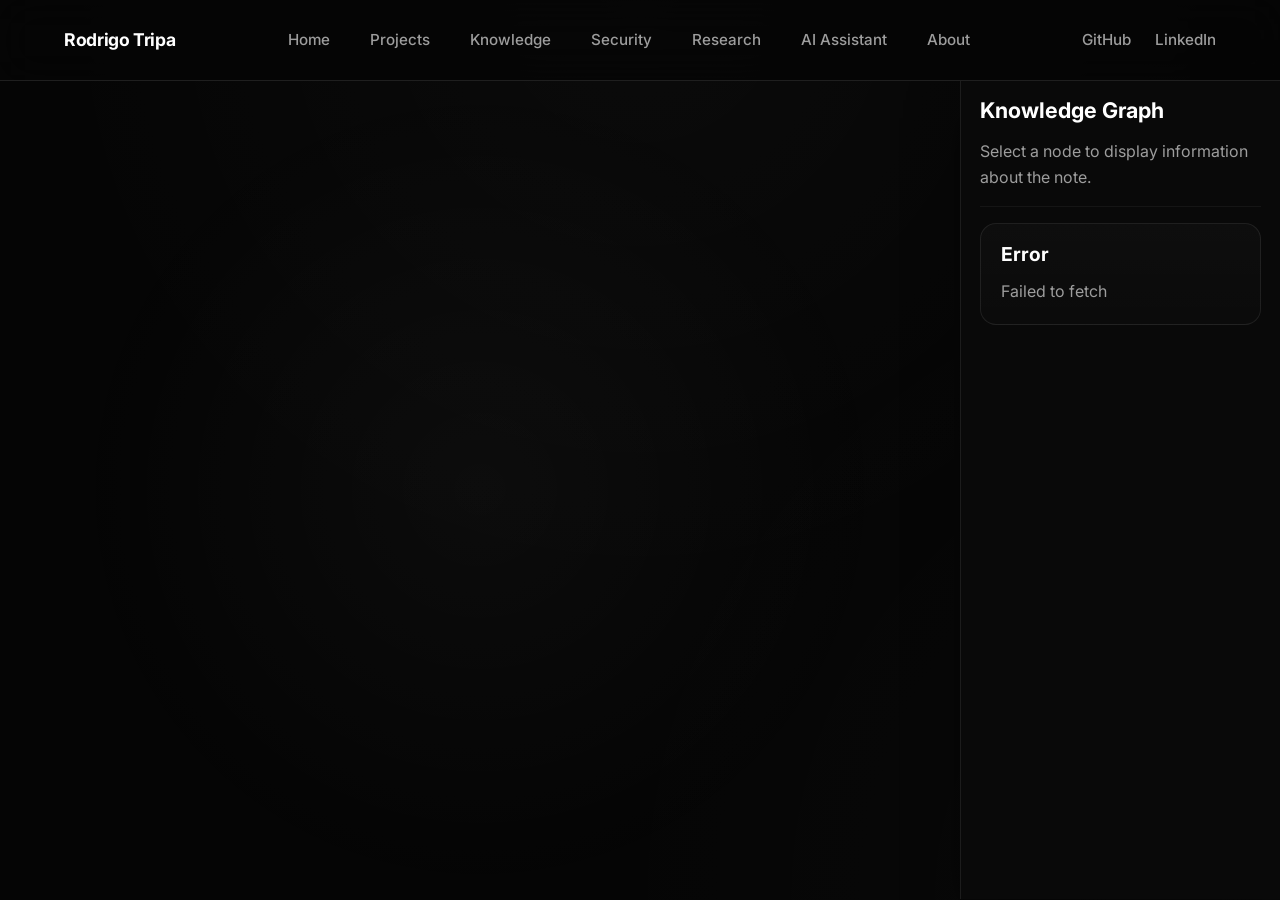
<file: knowledge.html>
<!DOCTYPE html>
<html lang="en">

<head>
    <link rel="describedby" href="/llms.txt">

    <!-- Basic -->
    <meta charset="UTF-8">
    <meta name="viewport" content="width=device-width, initial-scale=1.0">

    <!-- SEO -->
    <title>Knowledge Graph | Rodrigo Tripa</title>
    <meta name="description" content="Interactive visualization of my Cyber Notes knowledge base.">

    <!-- Theme -->
    <meta name="theme-color" content="#050505">

    <!-- Icons -->
    <link rel="icon" href="/assets/icons/favicon.png">

    <!-- Fonts -->
    <link rel="preconnect" href="https://fonts.googleapis.com">
    <link rel="preconnect" href="https://fonts.gstatic.com" crossorigin>

    <link
        href="https://fonts.googleapis.com/css2?family=Inter:wght@100..900&display=swap"
        rel="stylesheet">

    <!-- Styles -->
    <link rel="stylesheet" href="/assets/css/style.css">
    <link rel="stylesheet" href="/assets/css/knowledge.css">
    <link rel="stylesheet" href="/assets/js/vendor/vis-network.min.css">

    <script src="assets/js/vendor/marked.min.js"></script>

</head>

<body>

    <header class="header">
        <div class="container">
            <a href="/" class="logo">
                Rodrigo Tripa
            </a>

            <nav class="navbar">
                <ul class="nav-links">
                    <li><a href="/">Home</a></li>
                    <li><a href="/projects.html">Projects</a></li>
                    <li><a href="/knowledge.html" class="active">Knowledge</a></li>
                    <li><a href="/security.html">Security</a></li>
                    <li><a href="/research.html">Research</a></li>
                    <li><a href="/ia.html">AI Assistant</a></li>
                    <li><a href="/about.html">About</a></li>
                </ul>
            </nav>

            <div class="social-links">
                <a href="https://github.com/Rodrigo-Tripa" target="_blank" rel="noopener noreferrer" aria-label="GitHub">
                    GitHub
                </a>
                <a href="https://www.linkedin.com/in/rodrigo-tripa" target="_blank" rel="noopener noreferrer" aria-label="LinkedIn">
                    LinkedIn
                </a>
            </div>

            <button class="menu-toggle" aria-label="Toggle Navigation Menu">
                ☰
            </button>
        </div>
    </header>

    <script src="/assets/js/header-offset.js"></script>
    <script src="/assets/js/main.js" defer></script>

    <main id="knowledge-main" class="is-collapsed">

        <aside id="markdown-panel" class="hidden">

            <button type="button" class="panel-close" id="close-markdown" aria-label="Close notes panel">✕</button>

            <div id="markdown-content">

                <p>Select a note...</p>

            </div>

        </aside>

        <div id="panel-resizer" class="panel-resizer" aria-hidden="true"></div>

        <section class="graph-container">

            <div id="cy"></div>

        </section>

        <aside class="sidebar" id="info-sidebar">

            <button type="button" class="panel-close" id="close-sidebar" aria-label="Close info panel">✕</button>

            <h2>Knowledge Graph</h2>

            <p>
                Select a node to display information about the note.
            </p>

            <hr>

            <div id="node-info">

                <h3>No node selected</h3>

                <p>
                    Click a node in the graph.
                </p>

            </div>

        </aside>

    </main>

    <div class="panel-backdrop" id="panel-backdrop"></div>

    <button type="button" class="mobile-toggle mobile-toggle--notes" id="mobile-toggle-notes" aria-label="Open notes panel">📄</button>
    <button type="button" class="mobile-toggle mobile-toggle--info" id="mobile-toggle-info" aria-label="Open info panel">ℹ️</button>
        <script src="assets/js/vendor/vis-network.min.js"></script>

        <script src="/assets/js/github.js"></script>
        <script src="/assets/js/parser.js"></script>
        <script src="/assets/js/graph.js"></script>
        <script src="/assets/js/ui.js"></script>
        <script src="/assets/js/knowledge.js"></script>
        <script src="/assets/js/mobile-panels.js"></script>

</body>

</html>
</file>
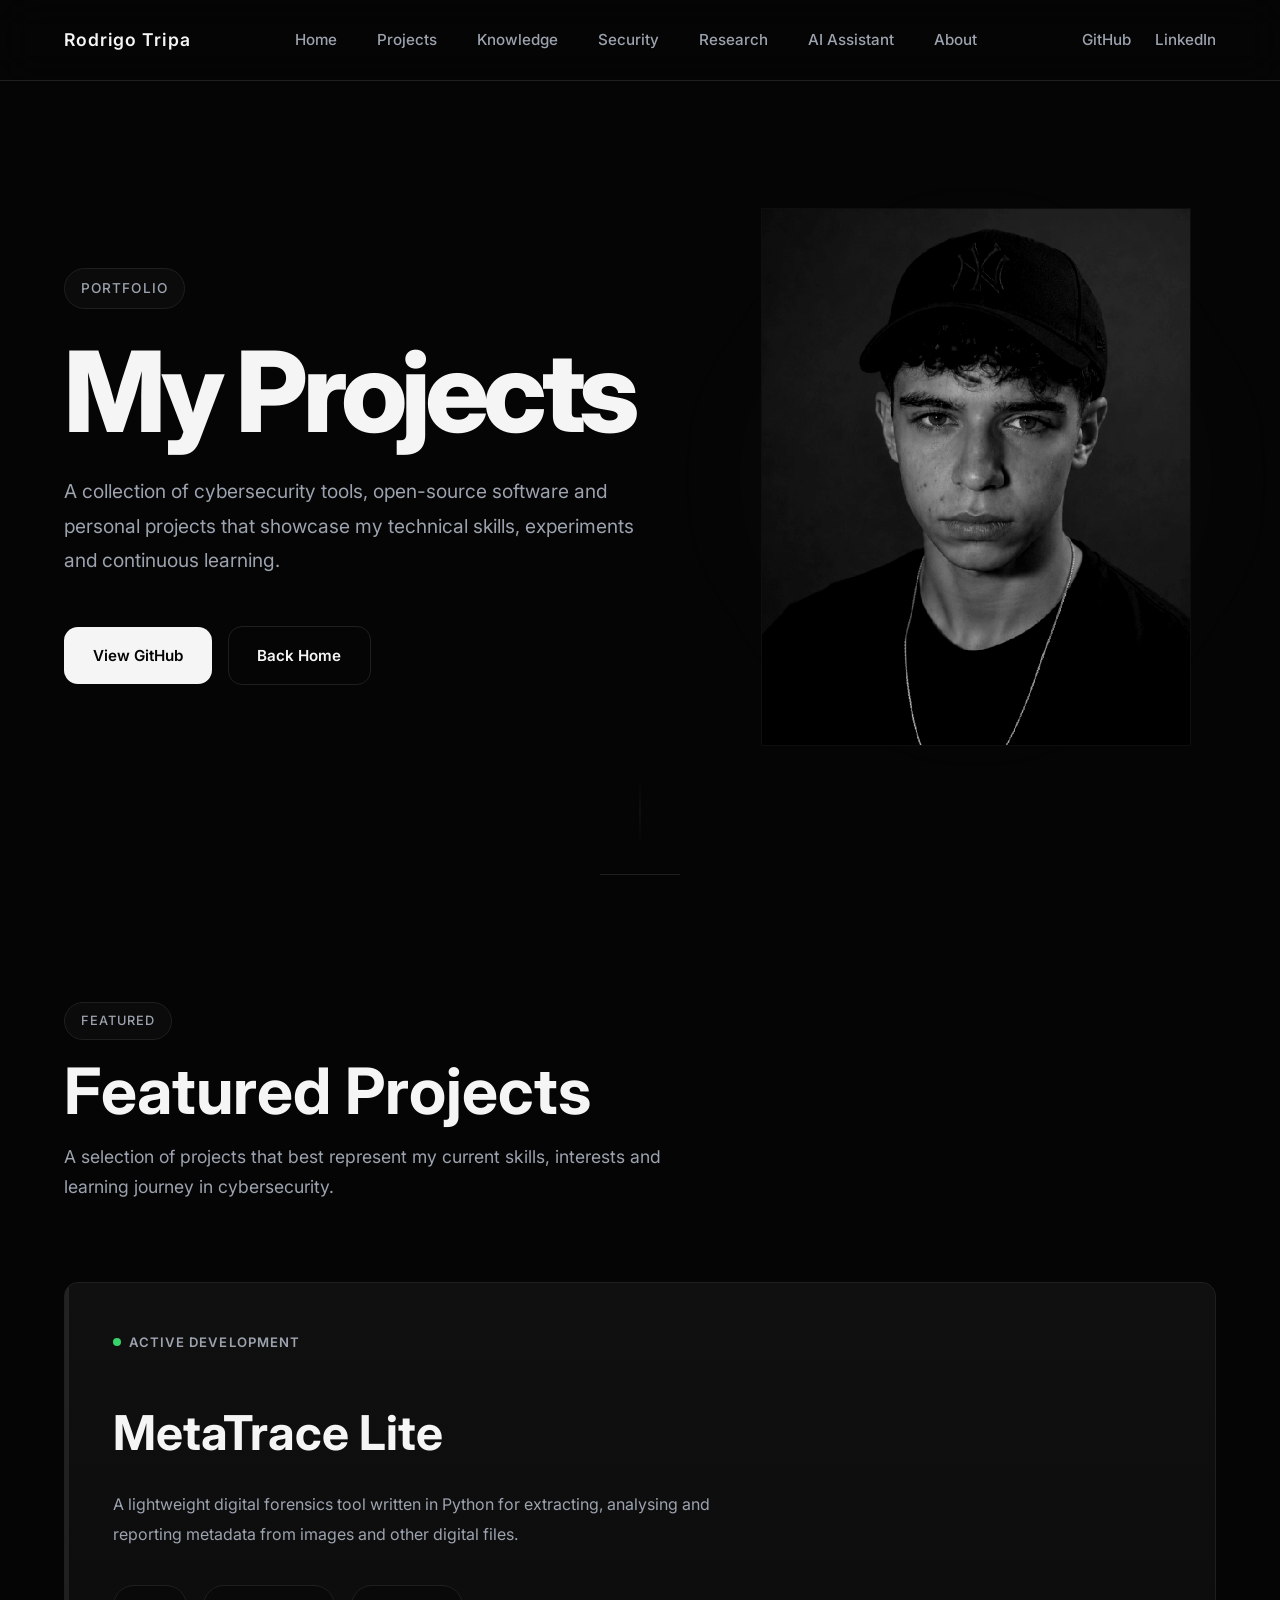
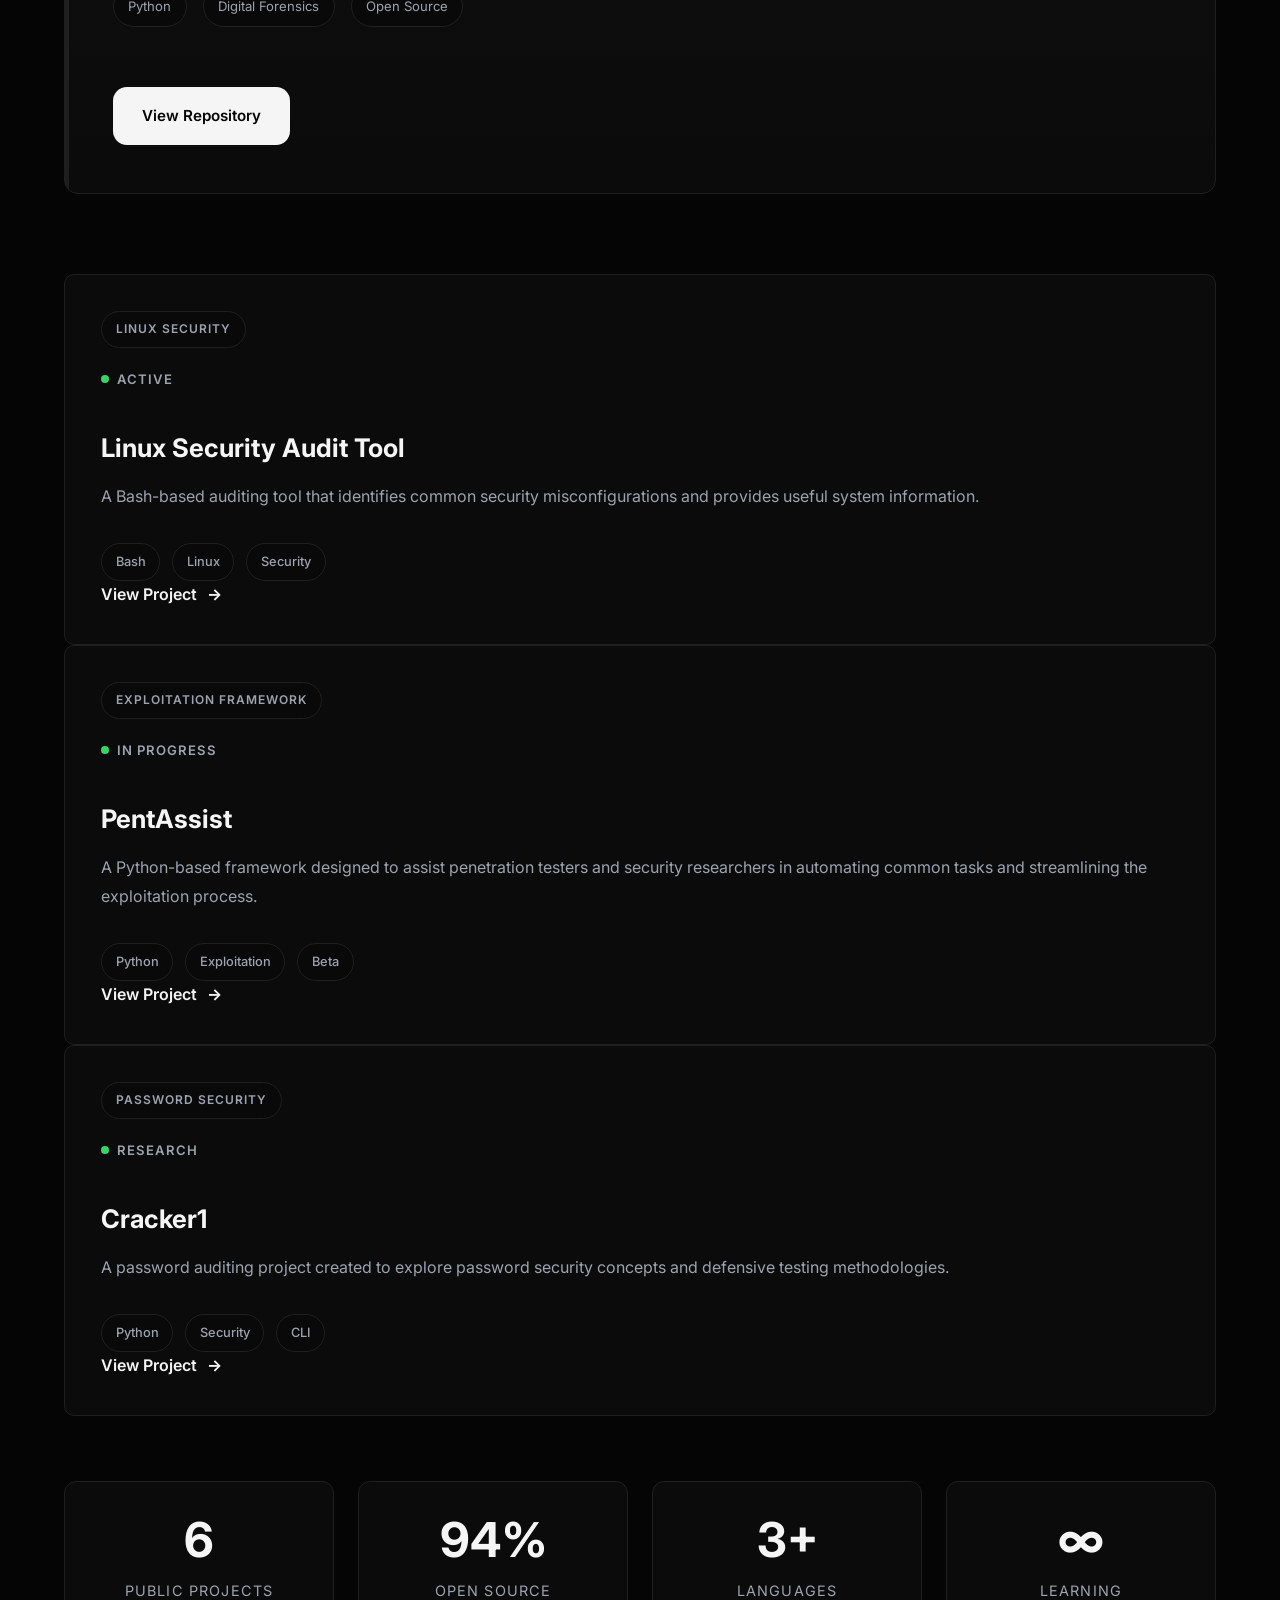
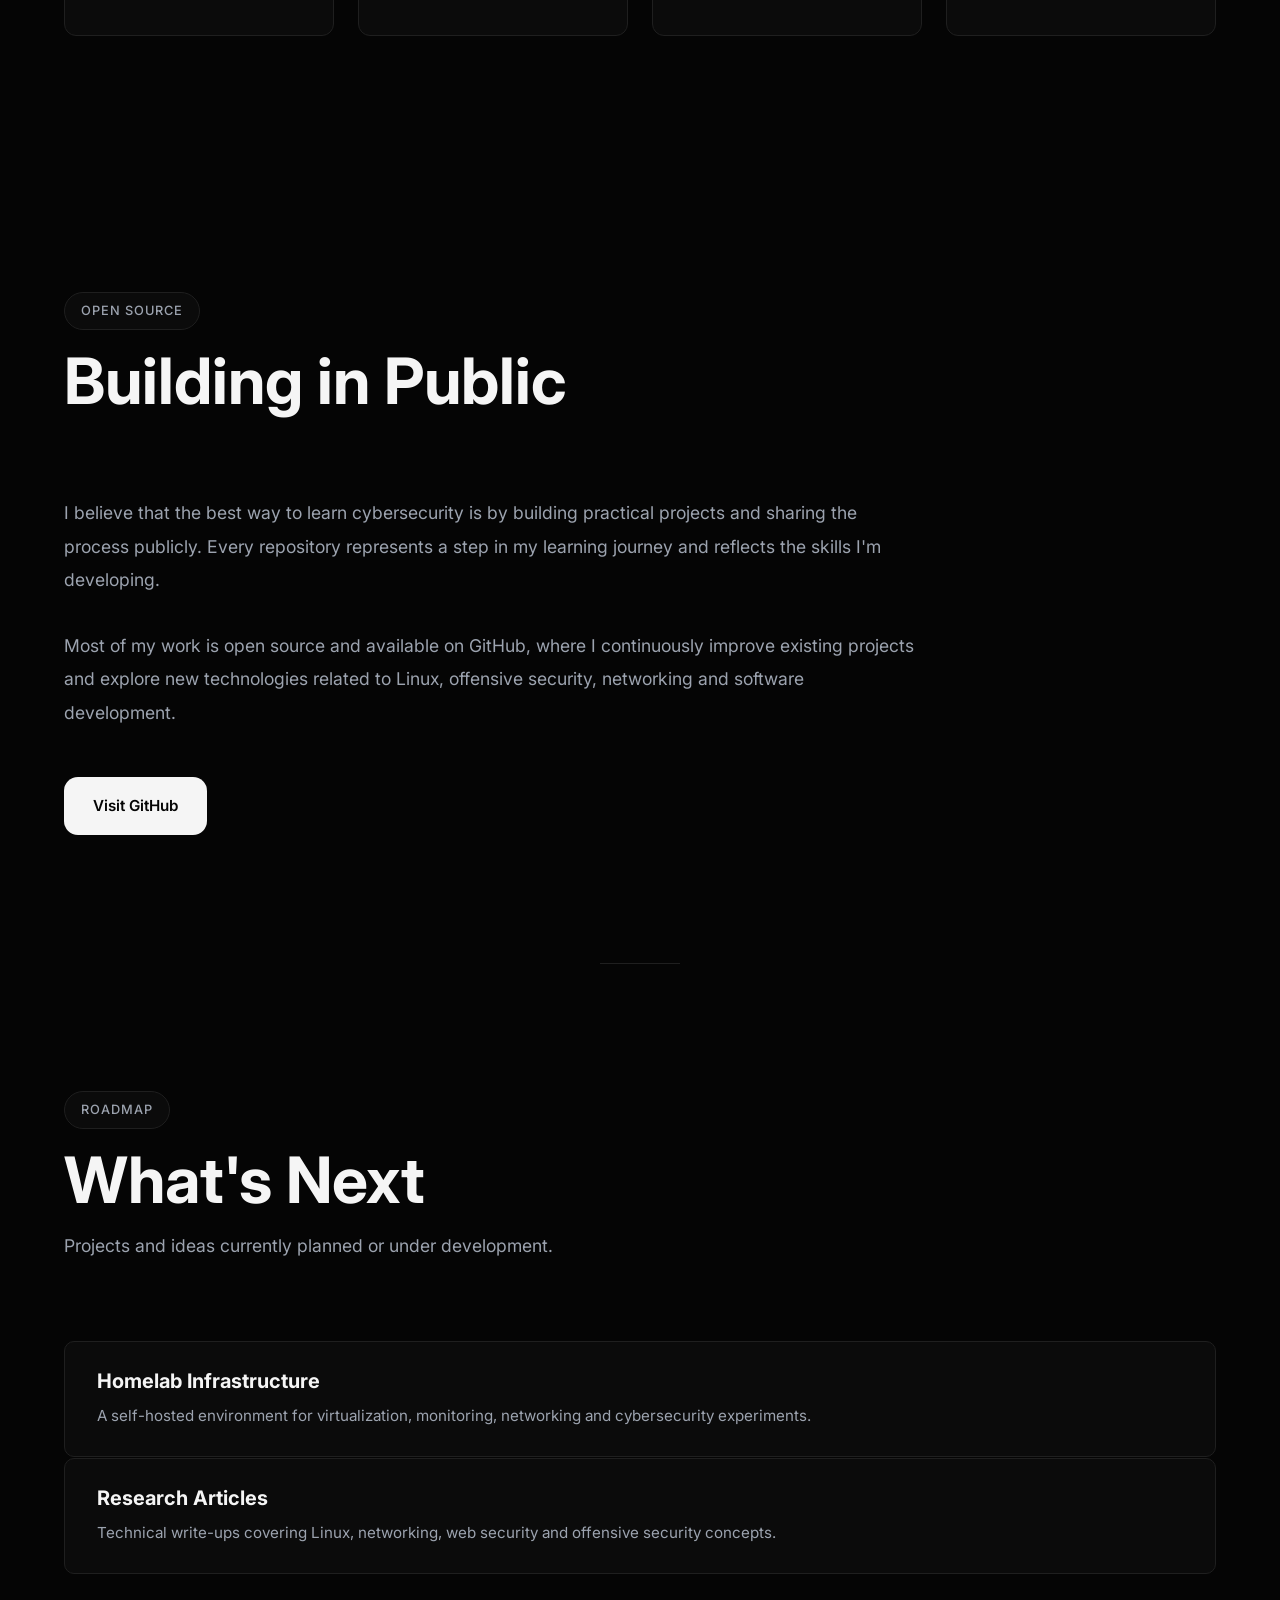
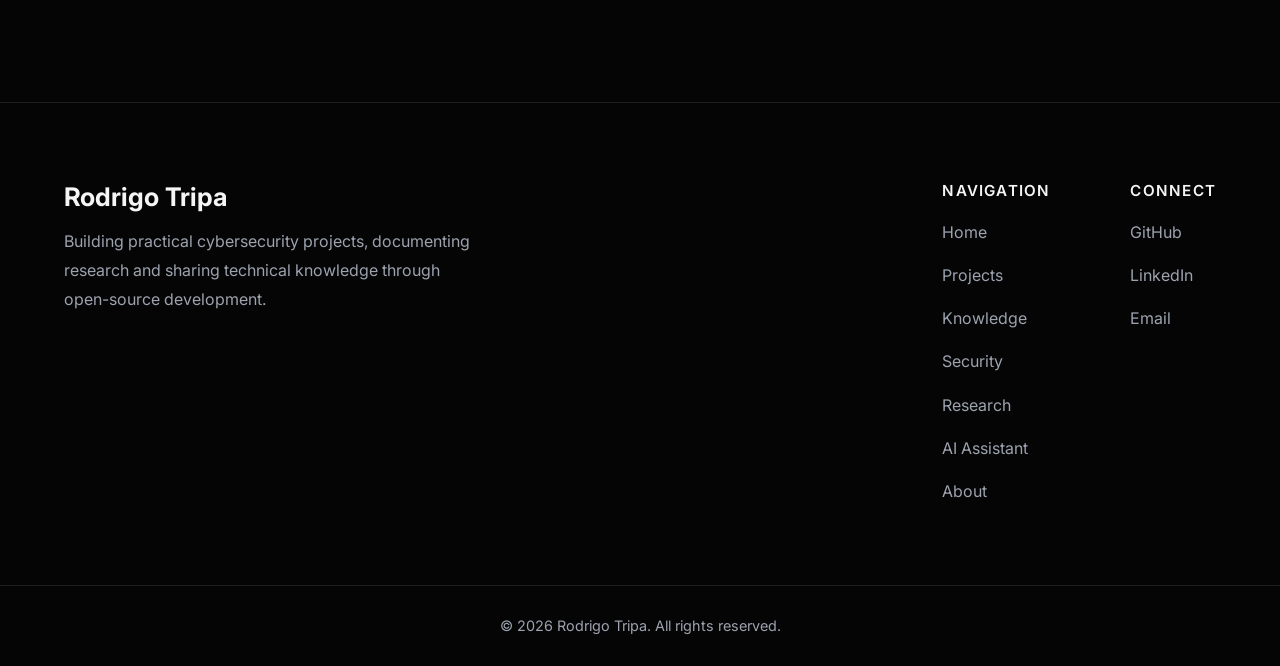
<file: projects.html>
<!DOCTYPE html>
<html lang="en">

<head>

	<!-- ========================= -->
	<!-- Basic                     -->
	<!-- ========================= -->

	<meta charset="UTF-8">

	<meta
		name="viewport"
		content="width=device-width, initial-scale=1.0">

	<!-- ========================= -->
	<!-- Primary SEO               -->
	<!-- ========================= -->

	<title>

		Projects | Rodrigo Tripa

	</title>

	<meta
		name="title"
		content="Projects | Rodrigo Tripa">

	<meta
		name="description"
		content="Explore cybersecurity tools, open-source software and personal projects developed by Rodrigo Tripa.">

	<meta
		name="author"
		content="Rodrigo Tripa">

	<meta
		name="robots"
		content="index, follow">

	<link
		rel="canonical"
		href="https://rodrigotripa.dev/projects.html">
    <link rel="describedby" href="/llms.txt">

	<!-- ========================= -->
	<!-- Open Graph                -->
	<!-- ========================= -->

	<meta
		property="og:type"
		content="website">

	<meta
		property="og:site_name"
		content="Rodrigo Tripa">

	<meta
		property="og:url"
		content="https://rodrigotripa.dev/projects.html">

	<meta
		property="og:title"
		content="Projects | Rodrigo Tripa">

	<meta
		property="og:description"
		content="Cybersecurity tools, open-source software and technical projects.">

	<meta
		property="og:image"
		content="https://rodrigotripa.dev/assets/images/og-cover.png">

	<meta
		property="og:image:width"
		content="1200">

	<meta
		property="og:image:height"
		content="640">

	<meta
		property="og:locale"
		content="en_US">

	<!-- ========================= -->
	<!-- Twitter / X               -->
	<!-- ========================= -->

	<meta
		name="twitter:card"
		content="summary_large_image">

	<meta
		name="twitter:title"
		content="Projects | Rodrigo Tripa">

	<meta
		name="twitter:description"
		content="Cybersecurity tools, open-source software and technical projects.">

	<meta
		name="twitter:image"
		content="https://rodrigotripa.dev/assets/images/og-cover.png">

	<!-- ========================= -->
	<!-- Theme                     -->
	<!-- ========================= -->

	<meta
		name="theme-color"
		content="#050505">

	<meta
		name="color-scheme"
		content="dark">

	<!-- ========================= -->
	<!-- Icons                     -->
	<!-- ========================= -->

	<link
		rel="icon"
		type="image/png"
		href="assets/icons/favicon.png">

	<!-- ========================= -->
	<!-- Fonts                     -->
	<!-- ========================= -->

	<link
		rel="preconnect"
		href="https://fonts.googleapis.com">

	<link
		rel="preconnect"
		href="https://fonts.gstatic.com"
		crossorigin>

	<link
		href="https://fonts.googleapis.com/css2?family=Inter:wght@100..900&display=swap"
		rel="stylesheet">

	<!-- ========================= -->
	<!-- Styles                    -->
	<!-- ========================= -->

	<link
		rel="stylesheet"
		href="assets/css/style.css">


	<link
		rel="stylesheet"
		href="assets/css/projects.css">

	<!-- ========================= -->
	<!-- Scripts                   -->
	<!-- ========================= -->

	<script
		src="assets/js/main.js"
		defer></script>

</head>

<body>

	<!-- ========================= -->
	<!-- Header                    -->
	<!-- ========================= -->

	<header class="header">

		<div class="container">

			<a
				href="/"
				class="logo">

				Rodrigo Tripa

			</a>

			<nav class="navbar">
                <ul class="nav-links">
                    <li><a href="/">Home</a></li>
                    <li><a href="/projects.html" class="active">Projects</a></li>
                    <li><a href="/knowledge.html">Knowledge</a></li>
                    <li><a href="/security.html">Security</a></li>
                    <li><a href="/research.html">Research</a></li>
                    <li><a href="/ia.html">AI Assistant</a></li>
                    <li><a href="/about.html">About</a></li>
                </ul>
            </nav>

			<div class="social-links">

				<a
					href="https://github.com/Rodrigo-Tripa"
					target="_blank"
					rel="noopener noreferrer"
					aria-label="GitHub">

					GitHub

				</a>

				<a
					href="https://www.linkedin.com/in/rodrigo-tripa"
					target="_blank"
					rel="noopener noreferrer"
					aria-label="LinkedIn">

					LinkedIn

				</a>

			</div>

		</div>

	</header>

	<main>

		<!-- ========================= -->
		<!-- Hero                      -->
		<!-- ========================= -->

		<section class="hero">

			<div class="container hero-container">

				<div class="hero-content">

					<span class="hero-tag">

						Portfolio

					</span>

					<h1>

						My Projects

					</h1>

					<p class="hero-description">

						A collection of cybersecurity tools, open-source software
						and personal projects that showcase my technical skills,
						experiments and continuous learning.

					</p>

					<div class="hero-buttons">

						<a
							href="https://github.com/Rodrigo-Tripa"
							target="_blank"
							rel="noopener noreferrer"
							class="btn btn-primary">

							View GitHub

						</a>

						<a
							href="/"
							class="btn btn-secondary">

							Back Home

						</a>

					</div>

				</div>

				<div class="hero-image">

					<img
						src="assets/images/profile.jpg"
						alt="Portrait of Rodrigo Tripa">

				</div>

			</div>

		</section>
		<!-- ========================= -->
		<!-- Featured Projects         -->
		<!-- ========================= -->

		<section class="projects">

			<div class="container">

				<div class="section-header">

					<span class="section-tag">

						Featured

					</span>

					<h2>

						Featured Projects

					</h2>

					<p>

						A selection of projects that best represent my current
						skills, interests and learning journey in cybersecurity.

					</p>

				</div>

				<section class="featured-project">

					<div class="featured-content">

						<span class="project-status">

							Active Development

						</span>

						<h2>

							MetaTrace Lite

						</h2>

						<p>

							A lightweight digital forensics tool written in Python
							for extracting, analysing and reporting metadata from
							images and other digital files.

						</p>

						<div class="project-meta">

							<span>Python</span>

							<span>Digital Forensics</span>

							<span>Open Source</span>

						</div>

						<div class="project-actions">

							<a
								href="https://github.com/Rodrigo-Tripa/metatrace-lite"
								target="_blank"
								rel="noopener noreferrer"
								class="btn btn-primary">

								View Repository

							</a>

						</div>

					</div>

				</section>

				<div class="projects-grid">

					<!-- ========================= -->
					<!-- Linux Security Audit Tool -->
					<!-- ========================= -->

					<article class="project-card">

						<div class="project-content">

							<span class="project-category">

								Linux Security

							</span>

							<span class="project-status">

								Active

							</span>

							<h3>

								Linux Security Audit Tool

							</h3>

							<p>

								A Bash-based auditing tool that identifies common
								security misconfigurations and provides useful
								system information.

							</p>

							<div class="project-tags">

								<span>Bash</span>

								<span>Linux</span>

								<span>Security</span>

							</div>

						</div>

						<a
							href="https://github.com/Rodrigo-Tripa/linux-security-audit-tool"
							target="_blank"
							rel="noopener noreferrer"
							class="project-link">

							View Project

						</a>

					</article>

					<!-- ========================= -->
					<!-- PentAssist                -->
					<!-- ========================= -->

					<article class="project-card">

						<div class="project-content">

							<span class="project-category">

								Exploitation Framework

							</span>

							<span class="project-status">

								In Progress

							</span>

							<h3>

								PentAssist

							</h3>

							<p>

								A Python-based framework designed to assist penetration testers
								and security researchers in automating common tasks and
								streamlining the exploitation process.

							</p>

							<div class="project-tags">

								<span>Python</span>

								<span>Exploitation</span>

								<span>Beta</span>

							</div>

						</div>

						<a
							href="https://github.com/Rodrigo-Tripa/pentassist"
							target="_blank"
							rel="noopener noreferrer"
							class="project-link">

							View Project

						</a>

					</article>

					<!-- ========================= -->
					<!-- Cracker1                 -->
					<!-- ========================= -->

					<article class="project-card">

						<div class="project-content">

							<span class="project-category">

								Password Security

							</span>

							<span class="project-status">

								Research

							</span>

							<h3>

								Cracker1

							</h3>

							<p>

								A password auditing project created to explore
								password security concepts and defensive testing
								methodologies.

							</p>

							<div class="project-tags">

								<span>Python</span>

								<span>Security</span>

								<span>CLI</span>

							</div>

						</div>

						<a
							href="https://github.com/Rodrigo-Tripa/cracker1"
							target="_blank"
							rel="noopener noreferrer"
							class="project-link">

							View Project

						</a>

					</article>

				</div>

				<div class="project-stats">

					<div class="project-stat">

						<h3>

							6

						</h3>

						<span>

							Public Projects

						</span>

					</div>

					<div class="project-stat">

						<h3>

							100%

						</h3>

						<span>

							Open Source

						</span>

					</div>

					<div class="project-stat">

						<h3>

							3+

						</h3>

						<span>

							Languages

						</span>

					</div>

					<div class="project-stat">

						<h3>

							∞

						</h3>

						<span>

							Learning

						</span>

					</div>

				</div>

			</div>

		</section>

		<!-- ========================= -->
		<!-- Open Source               -->
		<!-- ========================= -->

		<section class="about">

			<div class="container">

				<div class="section-header">

					<span class="section-tag">

						Open Source

					</span>

					<h2>

						Building in Public

					</h2>

				</div>

				<div class="about-content">

					<p>

						I believe that the best way to learn cybersecurity is by
						building practical projects and sharing the process
						publicly. Every repository represents a step in my
						learning journey and reflects the skills I'm developing.

					</p>

					<p>

						Most of my work is open source and available on GitHub,
						where I continuously improve existing projects and explore
						new technologies related to Linux, offensive security,
						networking and software development.

					</p>

					<div class="hero-buttons">

						<a
							href="https://github.com/Rodrigo-Tripa"
							target="_blank"
							rel="noopener noreferrer"
							class="btn btn-primary">

							Visit GitHub

						</a>

					</div>

				</div>

			</div>

		</section>

<!-- ========================= -->
		<!-- What's Next               -->
		<!-- ========================= -->

		<section class="projects whats-next-section">

			<div class="container">

				<div class="section-header">

					<span class="section-tag">

						Roadmap

					</span>

					<h2>

						What's Next

					</h2>

					<p>

						Projects and ideas currently planned or under
						development.

					</p>

				</div>

				<div class="projects-grid">

					<article class="project-card whats-next-card">

						<div class="project-content">

							<h3>

								Homelab Infrastructure

							</h3>

							<p>

								A self-hosted environment for virtualization,
								monitoring, networking and cybersecurity
								experiments.

							</p>

						</div>

					</article>

					<article class="project-card whats-next-card">

						<div class="project-content">

							<h3>

								Research Articles

							</h3>

							<p>

								Technical write-ups covering Linux, networking,
								web security and offensive security concepts.

							</p>

						</div>

					</article>

				</div>

			</div>

		</section>
		<!-- ========================= -->
		<!-- Footer                    -->
		<!-- ========================= -->

		<footer class="footer">

			<div class="container footer-container">

				<div class="footer-brand">

					<h2>

						Rodrigo Tripa

					</h2>

					<p>

						Building practical cybersecurity projects, documenting
						research and sharing technical knowledge through
						open-source development.

					</p>

				</div>

				<div class="footer-links">

					<div class="footer-column">

						<h3>

							Navigation

						</h3>

						<ul>

							<li>

								<a href="/">

									Home

								</a>

							</li>

							<li>

								<a href="/projects.html">

									Projects

								</a>

							</li>

							<li>

								<a href="/knowledge.html">

									Knowledge

								</a>

							</li>

							<li>

								<a href="/security.html">

									Security

								</a>

							</li>

							<li>

								<a href="/research.html">

									Research

								</a>

							</li>

							<li>
								<a href="/ia.html">
									AI Assistant
								</a>
							</li>

							<li>

								<a href="/about.html">

									About

								</a>

							</li>

						</ul>

					</div>

					<div class="footer-column">

						<h3>

							Connect

						</h3>

						<ul>

							<li>

								<a
									href="https://github.com/Rodrigo-Tripa"
									target="_blank"
									rel="noopener noreferrer">

									GitHub

								</a>

							</li>

							<li>

								<a
									href="https://www.linkedin.com/in/rodrigo-tripa"
									target="_blank"
									rel="noopener noreferrer">

									LinkedIn

								</a>

							</li>

							<li>

								<a
									href="mailto:rodrigojesustripa@proton.me">

									Email

								</a>

							</li>

						</ul>

					</div>

				</div>

			</div>

			<div class="footer-bottom">

				<div class="container">

					<p>

						© 2026 Rodrigo Tripa. All rights reserved.

					</p>

				</div>

			</div>

		</footer>

	</main>

	<!-- ========================= -->
	<!-- Back To Top               -->
	<!-- ========================= -->

	<button
		id="back-to-top"
		class="back-to-top"
		aria-label="Back to top">

		↑

	</button>

	<!-- ========================= -->
	<!-- End of Main Content       -->
	<!-- ========================= -->
	<script src="assets/js/projects.js" defer></script>
</body>

</html>
</file>
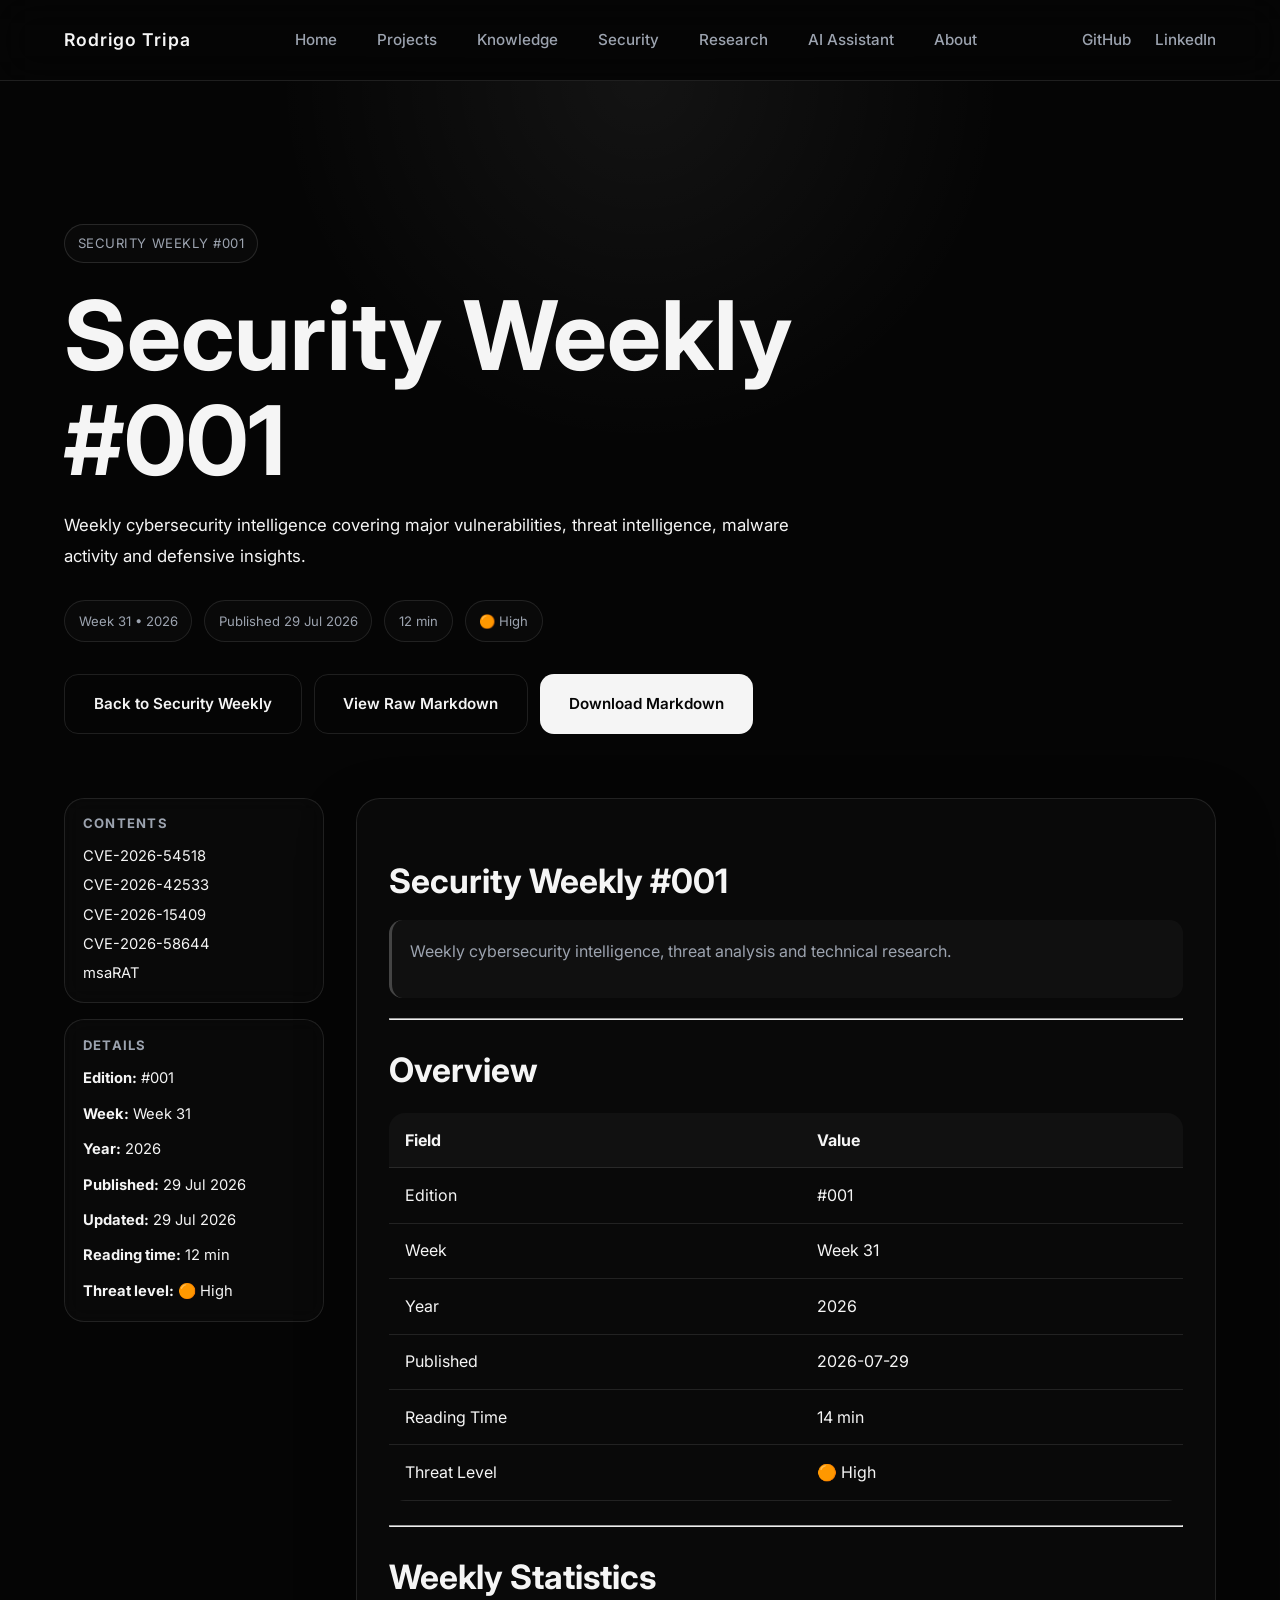
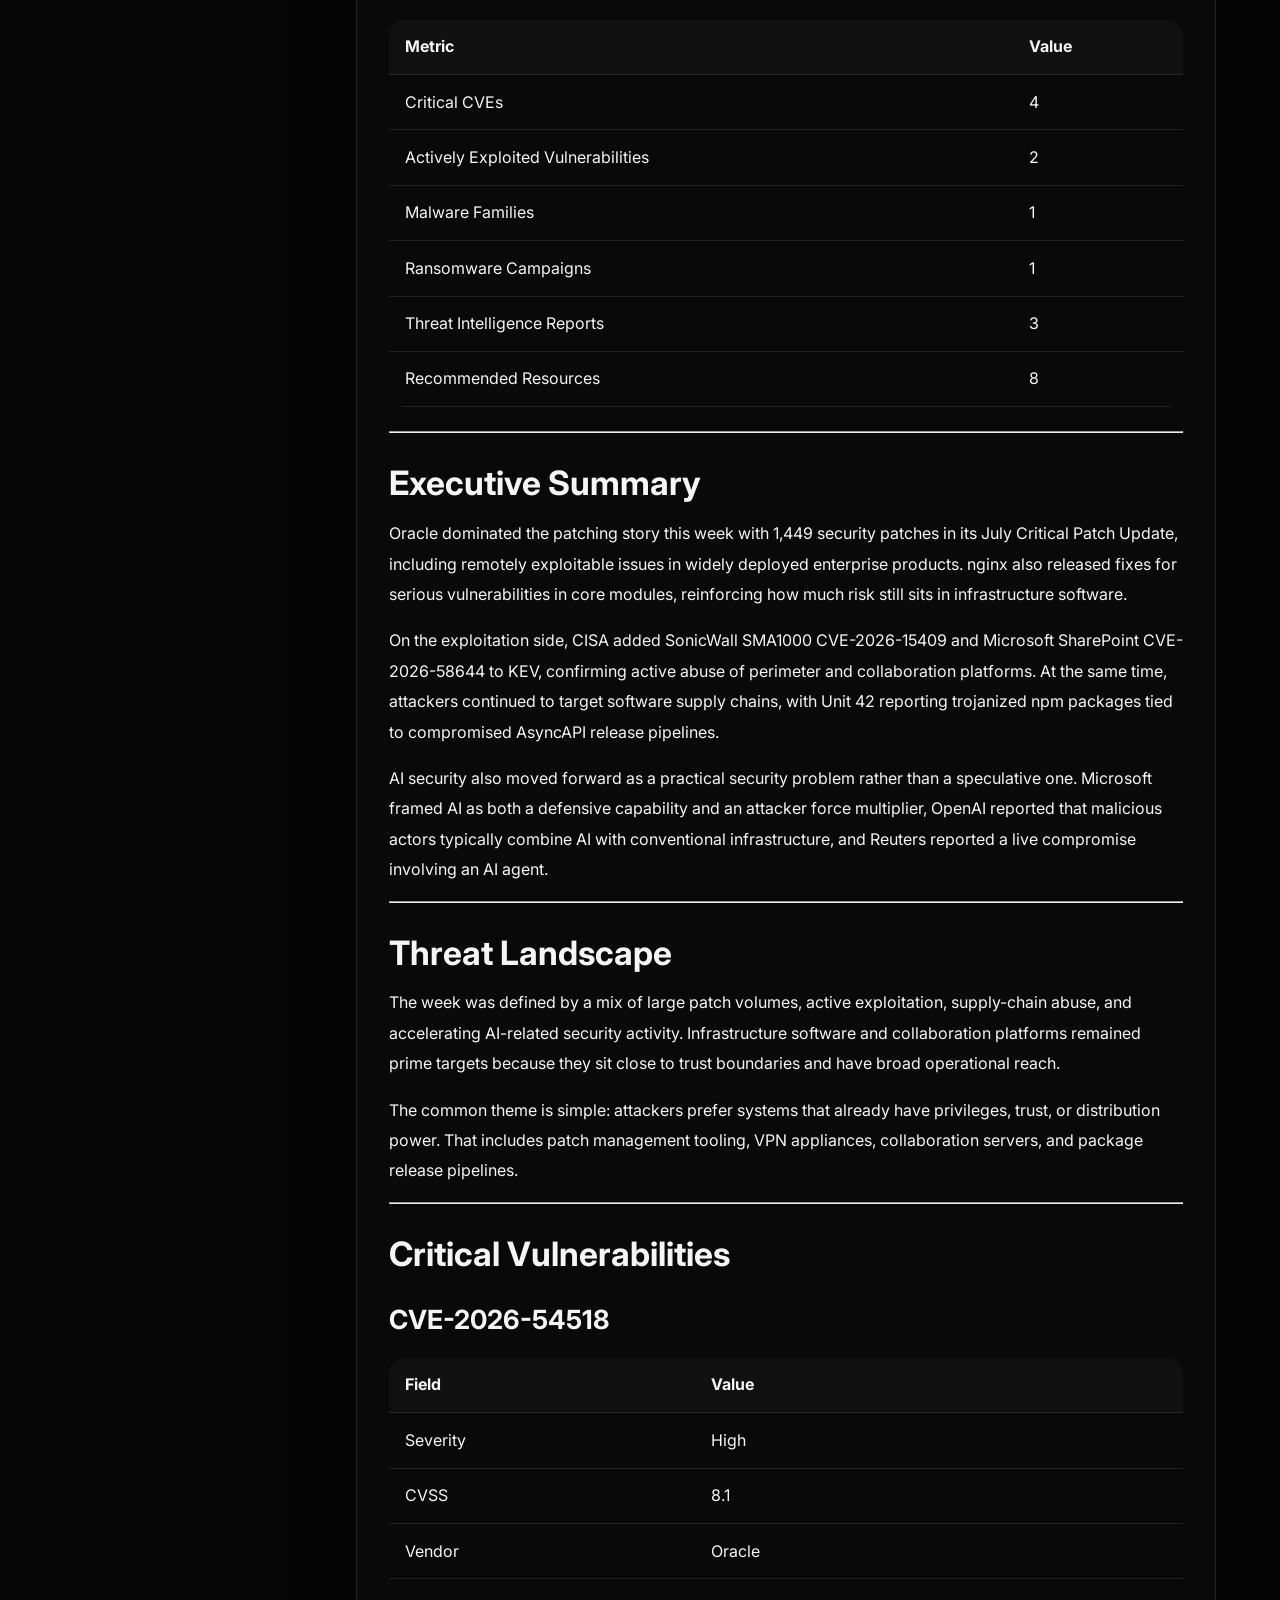
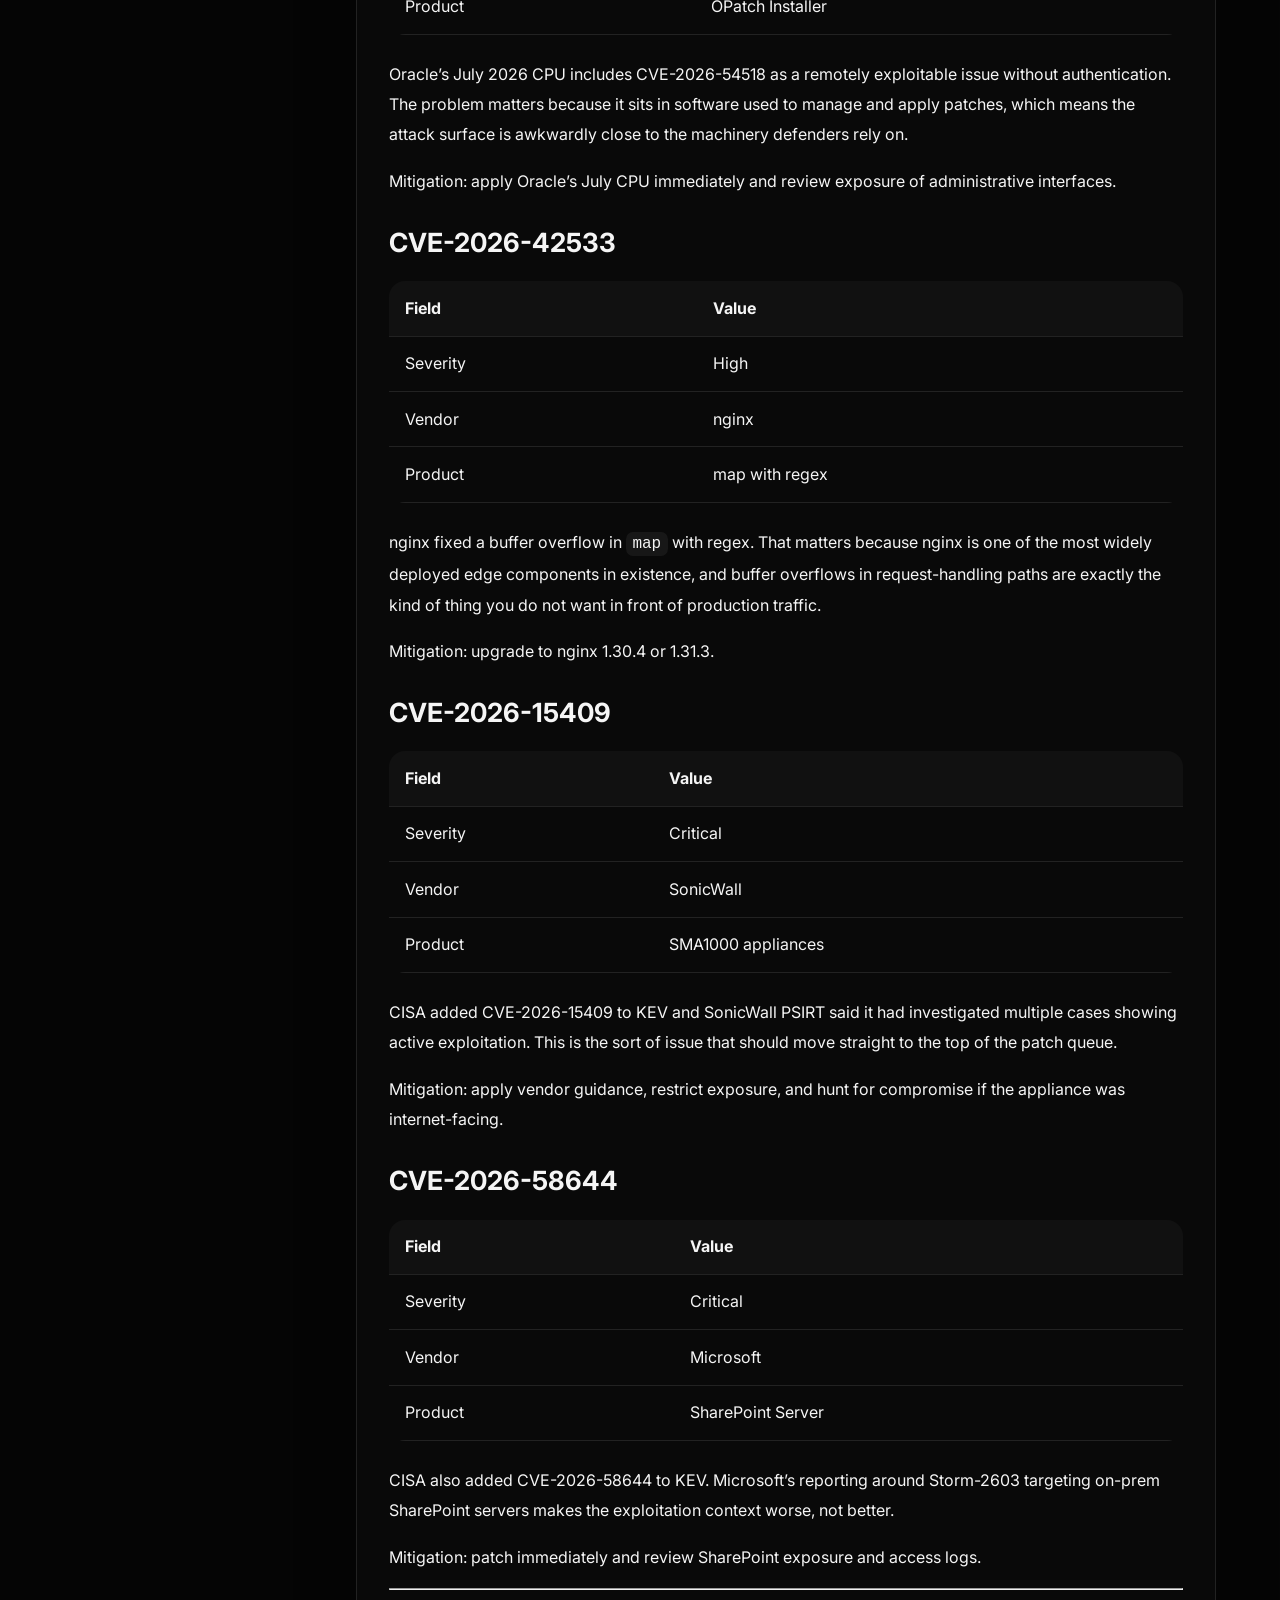
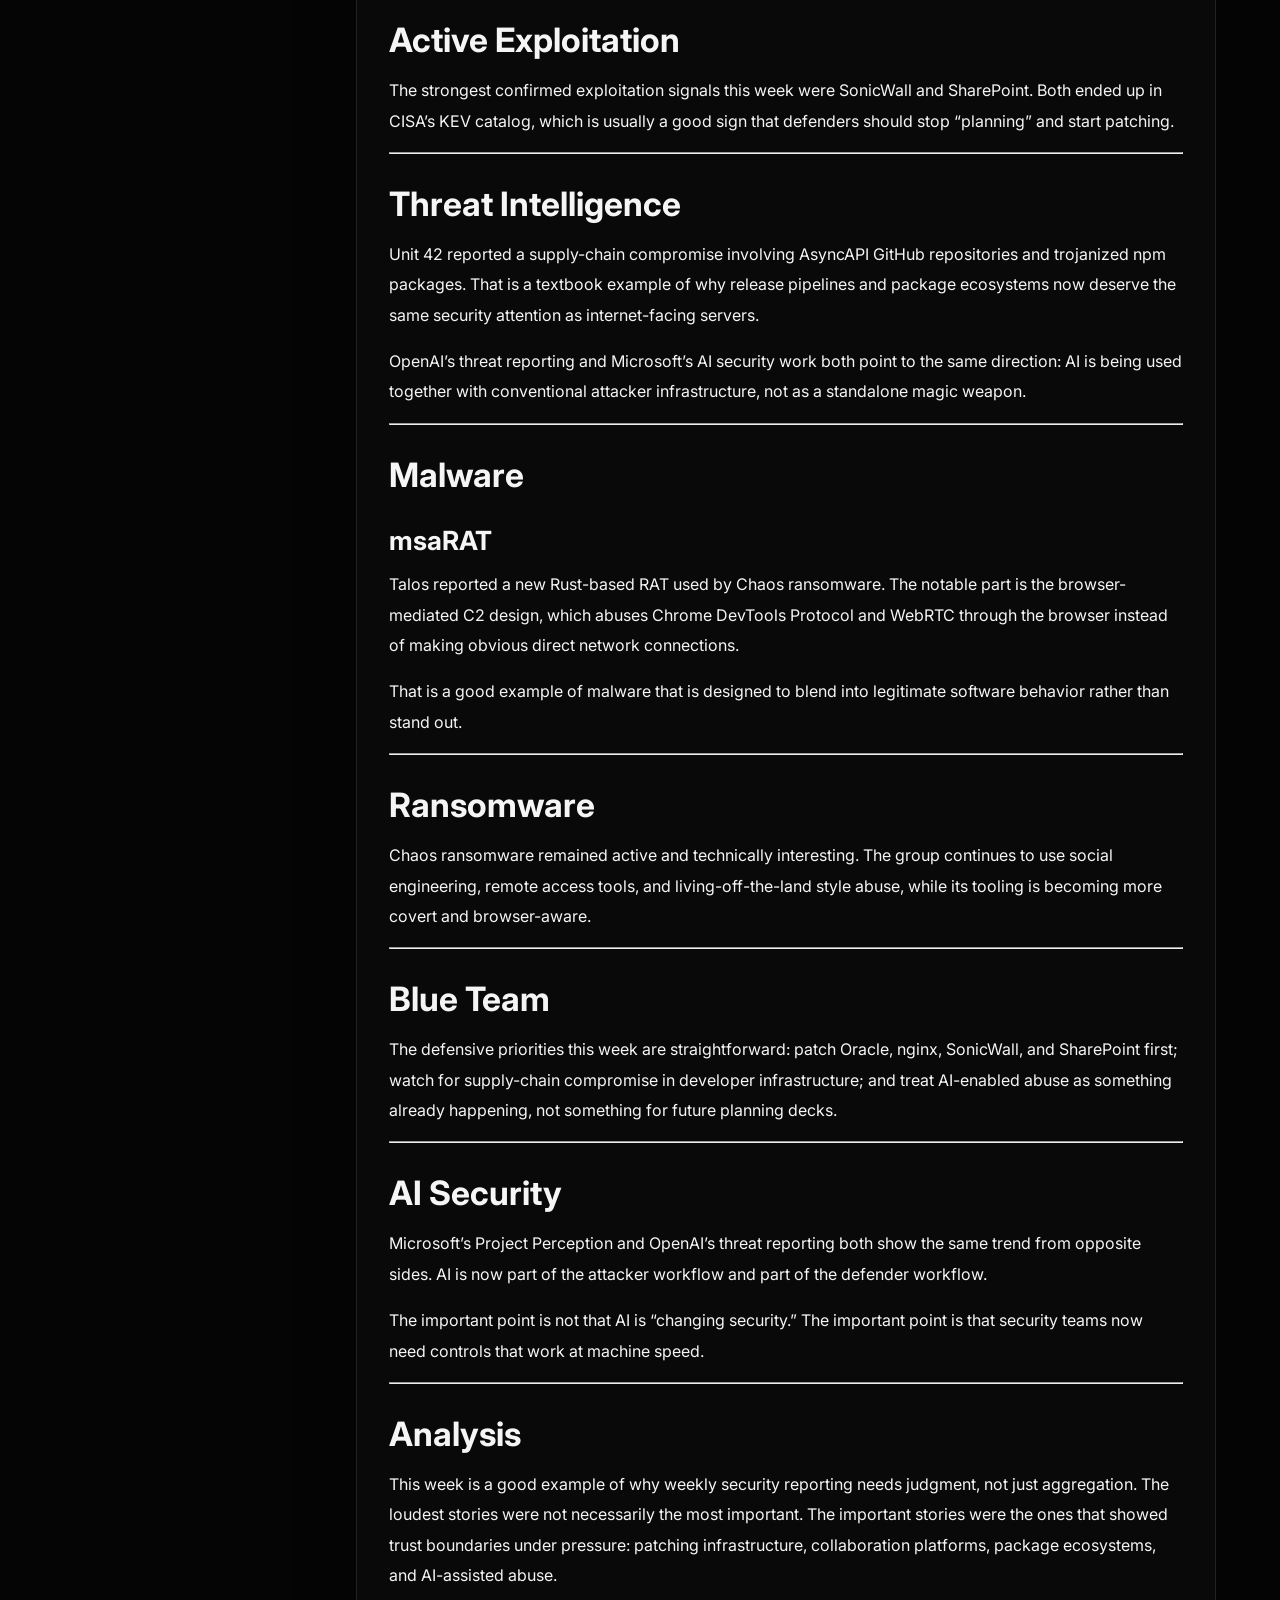
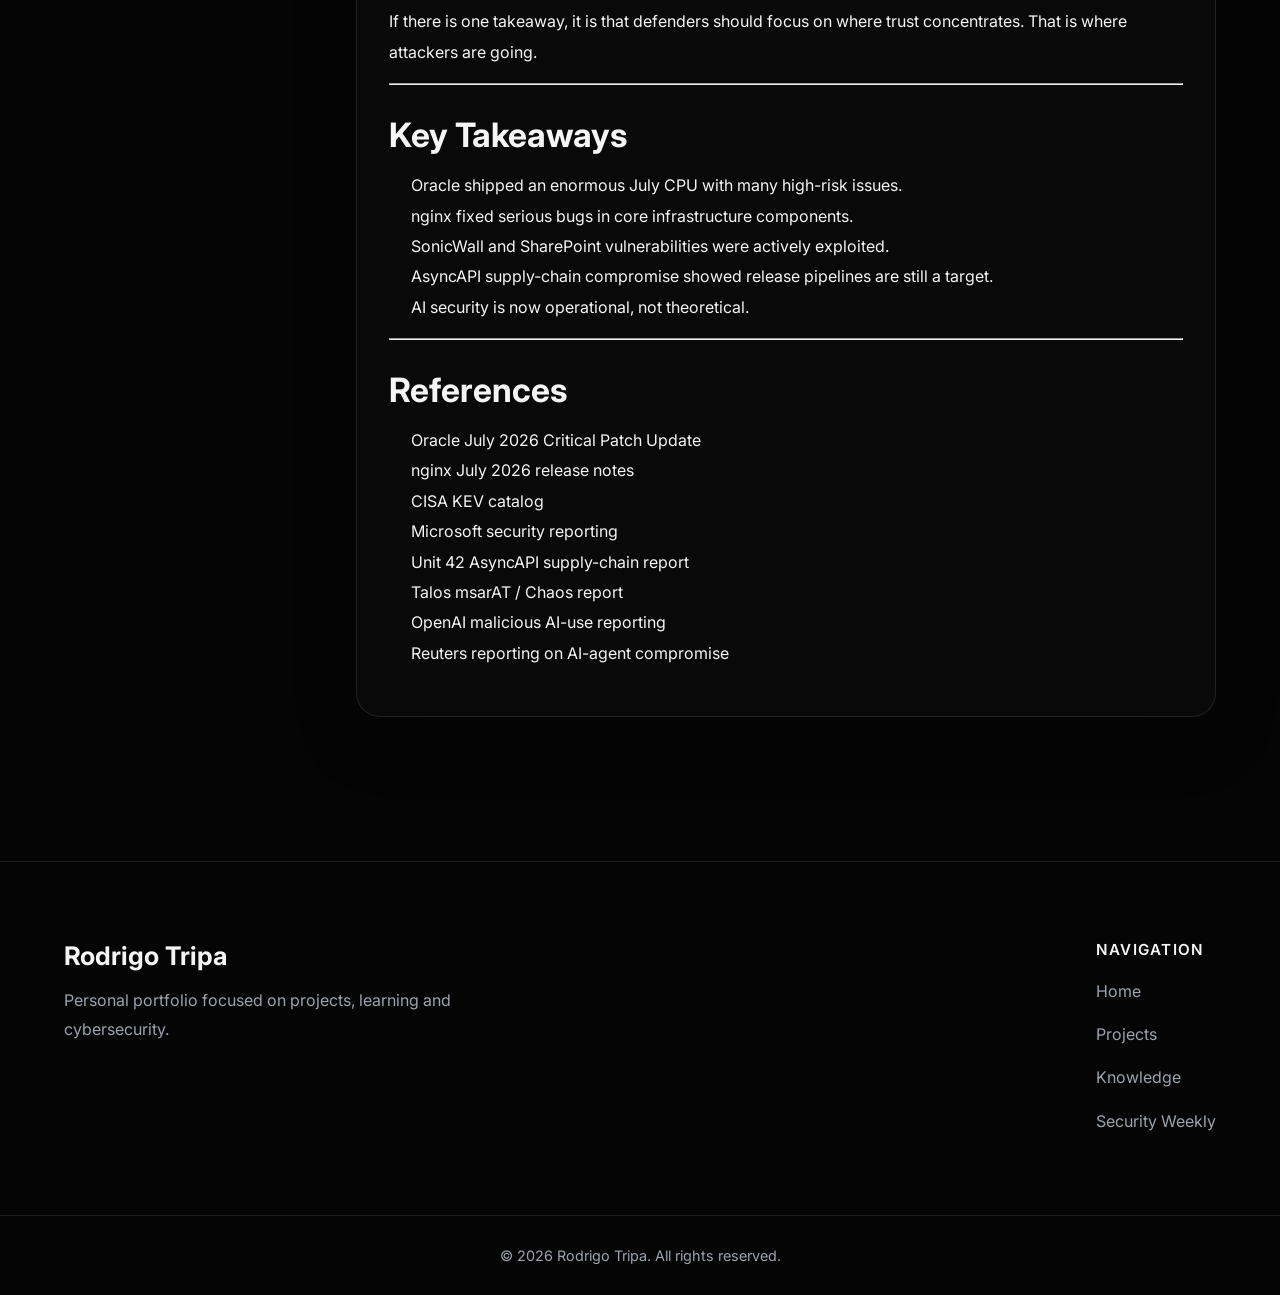
<file: report.html>
<!DOCTYPE html>
<html lang="en">

<head>
    <meta name="robots" content="noindex, follow">

    <meta charset="UTF-8">

    <meta
        name="viewport"
        content="width=device-width, initial-scale=1.0">

    <title>
        Security Weekly Report | Rodrigo Tripa
    </title>

    <meta
        name="title"
        content="Security Weekly Report | Rodrigo Tripa">

    <meta
        name="description"
        content="Security Weekly report reader for weekly cybersecurity intelligence, technical analysis, vulnerabilities, malware and research.">

    <meta
        name="author"
        content="Rodrigo Tripa">

    <meta
        name="robots"
        content="index, follow">

    <meta
        name="theme-color"
        content="#050505">

    <meta
        name="color-scheme"
        content="dark">

    <link
        rel="canonical"
        href="https://rodrigotripa.dev/report.html">
    <link rel="describedby" href="/llms.txt">

    <meta
        property="og:type"
        content="article">

    <meta
        property="og:site_name"
        content="Rodrigo Tripa">

    <meta
        property="og:title"
        content="Security Weekly Report">

    <meta
        property="og:description"
        content="Weekly cybersecurity intelligence, threat analysis and technical research.">

    <meta
        property="og:image"
        content="https://rodrigotripa.dev/assets/images/og-cover.png">

    <meta
        property="og:url"
        content="https://rodrigotripa.dev/report.html">

    <meta
        name="twitter:card"
        content="summary_large_image">

    <meta
        name="twitter:title"
        content="Security Weekly Report">

    <meta
        name="twitter:description"
        content="Weekly cybersecurity intelligence, threat analysis and technical research.">

    <meta
        name="twitter:image"
        content="https://rodrigotripa.dev/assets/images/og-cover.png">

    <link
        rel="icon"
        type="image/png"
        href="/assets/icons/favicon.png">

    <link
        rel="preconnect"
        href="https://fonts.googleapis.com">

    <link
        rel="preconnect"
        href="https://fonts.gstatic.com"
        crossorigin>

    <link
        href="https://fonts.googleapis.com/css2?family=Inter:wght@100..900&display=swap"
        rel="stylesheet">

    <link
        rel="stylesheet"
        href="/assets/css/style.css">

    <style>
        .report-page {
            min-height: 100vh;
        }

        .report-hero {
            position: relative;
            padding: 9rem 0 4rem;
            overflow: hidden;
        }

        .report-hero::before {
            content: "";
            position: absolute;
            inset: 0;
            background:
                radial-gradient(circle at top center, rgba(255, 255, 255, .06), transparent 38%);
            pointer-events: none;
        }

        .report-hero .container,
        .report-body .container {
            position: relative;
            z-index: 1;
        }

        .report-hero-content {
            max-width: 900px;
        }

        .report-kicker {
            display: inline-flex;
            padding: .45rem .8rem;
            border: 1px solid rgba(255, 255, 255, .12);
            border-radius: 999px;
            background: rgba(255, 255, 255, .02);
            color: var(--text-secondary);
            font-size: .82rem;
            margin-bottom: 1.25rem;
            letter-spacing: .04em;
            text-transform: uppercase;
        }

        .report-title {
            margin-bottom: 1rem;
            max-width: 14ch;
        }

        .report-description {
            max-width: 760px;
            color: var(--text-muted);
            line-height: 1.85;
            margin-bottom: 1.75rem;
            font-size: 1.05rem;
        }

        .report-meta-row {
            display: flex;
            flex-wrap: wrap;
            gap: .75rem;
            margin-bottom: 2rem;
        }

        .report-meta-pill {
            display: inline-flex;
            align-items: center;
            gap: .5rem;
            padding: .55rem .85rem;
            border: 1px solid rgba(255, 255, 255, .10);
            border-radius: 999px;
            background: rgba(255, 255, 255, .02);
            color: var(--text-secondary);
            font-size: .82rem;
        }

        .report-actions {
            display: flex;
            flex-wrap: wrap;
            gap: .75rem;
        }

        .report-body {
            padding: 0 0 6rem;
        }

        .report-layout {
            display: grid;
            grid-template-columns: 260px minmax(0, 1fr);
            gap: 2rem;
            align-items: start;
        }

        .report-sidebar {
            position: sticky;
            top: 6rem;
            display: grid;
            gap: 1rem;
        }

        .report-panel {
            padding: 1.1rem;
            border: 1px solid rgba(255, 255, 255, .10);
            border-radius: 1.25rem;
            background: rgba(255, 255, 255, .02);
            backdrop-filter: blur(10px);
        }

        .report-panel h3 {
            font-size: .82rem;
            text-transform: uppercase;
            letter-spacing: .10em;
            color: var(--text-secondary);
            margin-bottom: .9rem;
        }

        .report-toc {
            display: grid;
            gap: .45rem;
            max-height: 60vh;
            overflow: auto;
            padding-right: .25rem;
        }

        .report-toc a {
            display: block;
            color: var(--text-muted);
            font-size: .92rem;
            line-height: 1.5;
        }

        .report-toc a:hover {
            color: var(--text-primary);
        }

        .report-toc a.is-active {
            color: var(--text-primary);
        }

        .toc-indent-3 {
            padding-left: .9rem;
        }

        .report-content {
            min-width: 0;
        }

        .report-card {
            padding: 2rem;
            border: 1px solid rgba(255, 255, 255, .10);
            border-radius: 1.5rem;
            background: rgba(255, 255, 255, .02);
            box-shadow: 0 20px 60px rgba(0, 0, 0, .28);
        }

        .report-content h1,
        .report-content h2,
        .report-content h3,
        .report-content h4 {
            scroll-margin-top: 6rem;
        }

        .report-content h1 {
            margin-top: 2rem;
            margin-bottom: 1rem;
            font-size: 2.1rem;
        }

        .report-content h2 {
            margin-top: 2rem;
            margin-bottom: .9rem;
            font-size: 1.65rem;
        }

        .report-content h3 {
            margin-top: 1.6rem;
            margin-bottom: .7rem;
            font-size: 1.12rem;
        }

        .report-content p,
        .report-content li {
            color: var(--text-muted);
            line-height: 1.9;
        }

        .report-content p {
            margin-bottom: 1rem;
        }

        .report-content ul,
        .report-content ol {
            padding-left: 1.4rem;
            margin-bottom: 1rem;
        }

        .report-content blockquote {
            margin: 1.25rem 0;
            padding: 1rem 1.15rem;
            border-left: 3px solid rgba(255, 255, 255, .22);
            background: rgba(255, 255, 255, .03);
            border-radius: .85rem;
            color: var(--text-secondary);
        }

        .report-content table {
            width: 100%;
            border-collapse: collapse;
            margin: 1.5rem 0;
            overflow: hidden;
            border-radius: 1rem;
        }

        .report-content th,
        .report-content td {
            padding: .85rem 1rem;
            border-bottom: 1px solid rgba(255, 255, 255, .10);
            text-align: left;
            vertical-align: top;
        }

        .report-content th {
            color: var(--text-primary);
            background: rgba(255, 255, 255, .03);
        }

        .report-content code {
            padding: .18rem .4rem;
            border-radius: .45rem;
            background: rgba(255, 255, 255, .06);
            color: var(--text-primary);
        }

        .report-content pre {
            overflow: auto;
            padding: 1rem 1.1rem;
            border-radius: 1rem;
            background: rgba(0, 0, 0, .38);
            border: 1px solid rgba(255, 255, 255, .10);
            margin: 1.25rem 0;
        }

        .report-content pre code {
            padding: 0;
            background: transparent;
            color: inherit;
        }

        .report-content img {
            display: block;
            max-width: 100%;
            border-radius: 1rem;
            margin: 1.5rem 0;
            border: 1px solid rgba(255, 255, 255, .10);
        }

        .report-loading,
        .report-error {
            padding: 2rem;
            border: 1px solid rgba(255, 255, 255, .10);
            border-radius: 1.25rem;
            background: rgba(255, 255, 255, .02);
            color: var(--text-muted);
        }

        .report-footer-gap {
            height: 3rem;
        }

        @media (max-width: 992px) {
            .report-layout {
                grid-template-columns: 1fr;
            }

            .report-sidebar {
                position: static;
            }

            .report-card {
                padding: 1.35rem;
            }
        }

        @media (max-width: 768px) {
            .report-hero {
                padding-top: 8.25rem;
            }

            .report-title {
                max-width: 100%;
            }

            .report-content h1 {
                font-size: 1.8rem;
            }

            .report-content h2 {
                font-size: 1.45rem;
            }
        }
    </style>

    <script
        src="/assets/js/vendor/marked.min.js"
        defer></script>


<script id="legacy-report-redirect">
(function () {
  const edition = new URLSearchParams(location.search).get('edition');
  if (!edition || !/^\d{4}\/week-\d{2}$/.test(edition)) return;
  const target = '/security/' + edition + '/';
  if (location.pathname !== target) window.location.replace(target);
})();
</script>
</head>

<body class="report-page">

    <header class="header">

        <div class="container">

            <a
                href="/"
                class="logo">
                Rodrigo Tripa
            </a>

            <nav class="navbar">
                <ul class="nav-links">
                    <li><a href="/">Home</a></li>
                    <li><a href="/projects.html">Projects</a></li>
                    <li><a href="/knowledge.html">Knowledge</a></li>
                    <li><a href="/security.html">Security</a></li>
                    <li><a href="/research.html">Research</a></li>
                    <li><a href="/ia.html">AI Assistant</a></li>
                    <li><a href="/about.html">About</a></li>
                </ul>
            </nav>

            <div class="social-links">

                <a
                    href="https://github.com/Rodrigo-Tripa"
                    target="_blank"
                    rel="noopener noreferrer">
                    GitHub
                </a>

                <a
                    href="https://www.linkedin.com/in/rodrigo-tripa"
                    target="_blank"
                    rel="noopener noreferrer">
                    LinkedIn
                </a>

            </div>

        </div>

    </header>

    <main>

        <section class="report-hero">

            <div class="container">

                <div class="report-hero-content">

                    <span class="report-kicker" id="report-kicker">
                        Security Weekly
                    </span>

                    <h1
                        class="report-title"
                        id="report-title">
                        Loading report...
                    </h1>

                    <p
                        class="report-description"
                        id="report-description">
                        Fetching metadata and Markdown content.
                    </p>

                    <div class="report-meta-row" id="report-meta-row">
                        <span class="report-meta-pill">Loading metadata...</span>
                    </div>

                    <div class="report-actions">
                        <a
                            href="/security.html"
                            class="btn btn-secondary">
                            Back to Security Weekly
                        </a>

                        <a
                            id="raw-link"
                            href="#"
                            class="btn btn-secondary">
                            View Raw Markdown
                        </a>

                        <a
                            id="download-link"
                            href="#"
                            class="btn btn-primary"
                            download>
                            Download Markdown
                        </a>
                    </div>

                </div>

            </div>

        </section>

        <section class="report-body">

            <div class="container">

                <div class="report-layout">

                    <aside class="report-sidebar">

                        <div class="report-panel">

                            <h3>
                                Contents
                            </h3>

                            <nav
                                class="report-toc"
                                id="report-toc">

                                <span style="color: var(--text-muted);">
                                    Waiting for content...
                                </span>

                            </nav>

                        </div>

                        <div class="report-panel">

                            <h3>
                                Details
                            </h3>

                            <div
                                id="report-details"
                                style="display:grid; gap:.65rem; color:var(--text-muted); font-size:.92rem;">

                                <span>Loading details...</span>

                            </div>

                        </div>

                    </aside>

                    <article class="report-content">

                        <div class="report-card" id="report-card">

                            <div class="report-loading">
                                Loading report content...
                            </div>

                        </div>

                    </article>

                </div>

            </div>

        </section>

        <div class="report-footer-gap"></div>

    </main>

    <footer class="footer">

        <div class="container footer-container">

            <div class="footer-brand">

                <h2>
                    Rodrigo Tripa
                </h2>

                <p>
                    Personal portfolio focused on projects, learning and cybersecurity.
                </p>

            </div>

            <div class="footer-links">

                <div class="footer-column">

                    <h3>
                        Navigation
                    </h3>

                    <ul>

                        <li><a href="/">Home</a></li>
                        <li><a href="/projects.html">Projects</a></li>
                        <li><a href="/knowledge.html">Knowledge</a></li>
                        <li><a href="/security.html">Security Weekly</a></li>

                    </ul>

                </div>

            </div>

        </div>

        <div class="footer-bottom">

            <div class="container">

                <p>
                    © 2026 Rodrigo Tripa. All rights reserved.
                </p>

            </div>

        </div>

    </footer>

    <script src="/assets/js/vendor/marked.min.js"></script>
    <script src="/assets/js/report.js" defer></script>

</body>

</html>
</file>
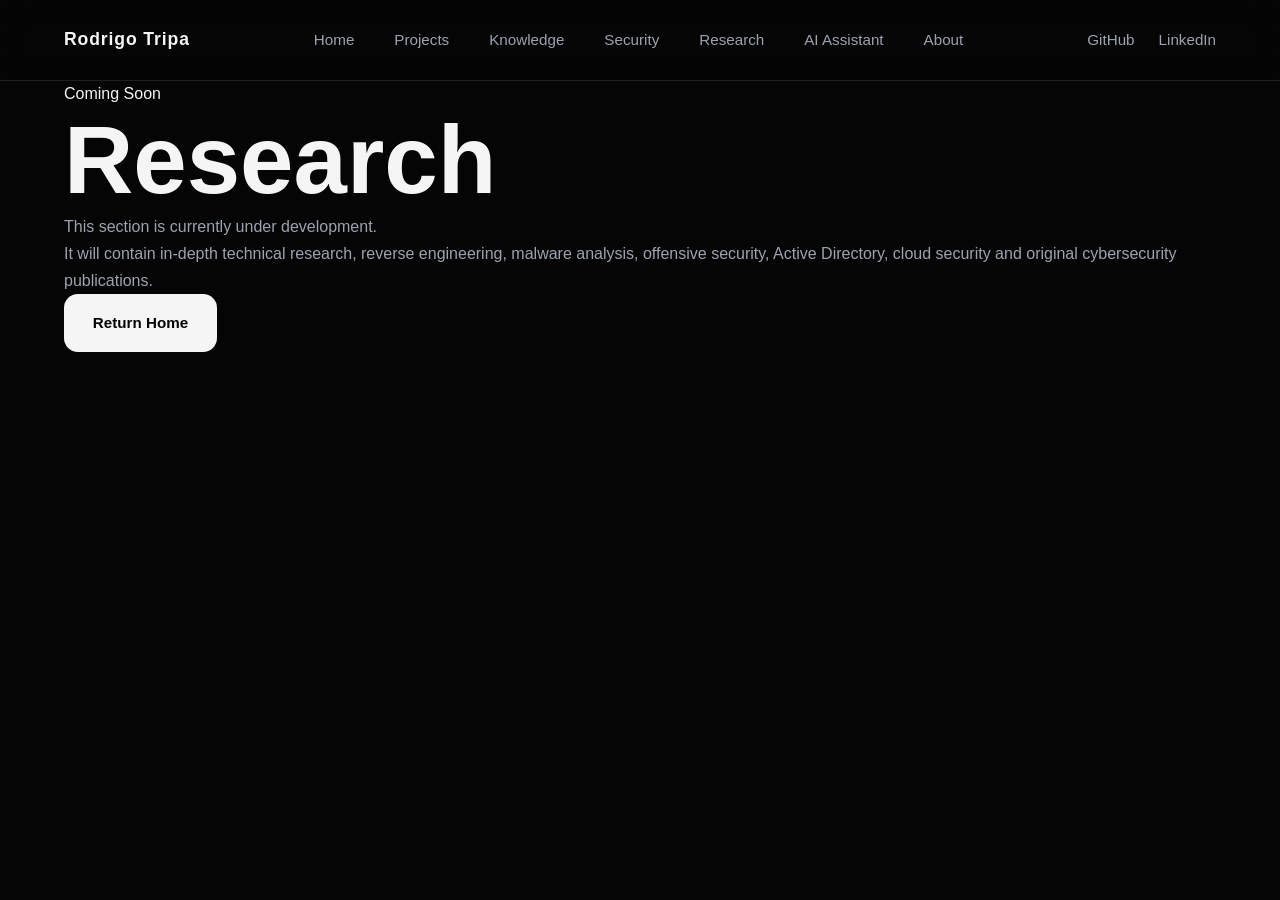
<file: research.html>
<!DOCTYPE html>
<html lang="en">

<head>
    <link rel="describedby" href="/llms.txt">

    <meta charset="UTF-8">

    <meta name="viewport"
          content="width=device-width, initial-scale=1.0">

    <title>
        Research | Rodrigo Tripa
    </title>

    <meta name="description"
          content="Research articles currently under development.">

    <link rel="icon"
          href="assets/icons/favicon.png">

    <link rel="stylesheet"
          href="assets/css/style.css">

</head>

<body>

<header class="header">
        <div class="container">
            <a href="/" class="logo">
                Rodrigo Tripa
            </a>

            <nav class="navbar">
                <ul class="nav-links">
                    <li><a href="/">Home</a></li>
                    <li><a href="/projects.html">Projects</a></li>
                    <li><a href="/knowledge.html">Knowledge</a></li>
                    <li><a href="/security.html">Security</a></li>
                    <li><a href="/research.html" class="active">Research</a></li>
                    <li><a href="/ia.html">AI Assistant</a></li>
                    <li><a href="/about.html">About</a></li>
                </ul>
            </nav>

            <div class="social-links">
                <a href="https://github.com/Rodrigo-Tripa" target="_blank" rel="noopener noreferrer" aria-label="GitHub">
                    GitHub
                </a>
                <a href="https://www.linkedin.com/in/rodrigo-tripa" target="_blank" rel="noopener noreferrer" aria-label="LinkedIn">
                    LinkedIn
                </a>
            </div>

            <button class="menu-toggle" aria-label="Toggle Navigation Menu">
                ☰
            </button>
        </div>
    </header>

<main class="coming-page">

    <div class="container">

        <div class="coming-box">

            <span class="coming-tag">

                Coming Soon

            </span>

            <h1>

                Research

            </h1>

            <p>

                This section is currently under development.

            </p>

            <p>

                It will contain in-depth technical research,
                reverse engineering, malware analysis,
                offensive security, Active Directory,
                cloud security and original cybersecurity
                publications.

            </p>

            <a href="/"
               class="btn btn-primary">

                Return Home

            </a>

        </div>

    </div>

</main>

</body>

</html>
</file>
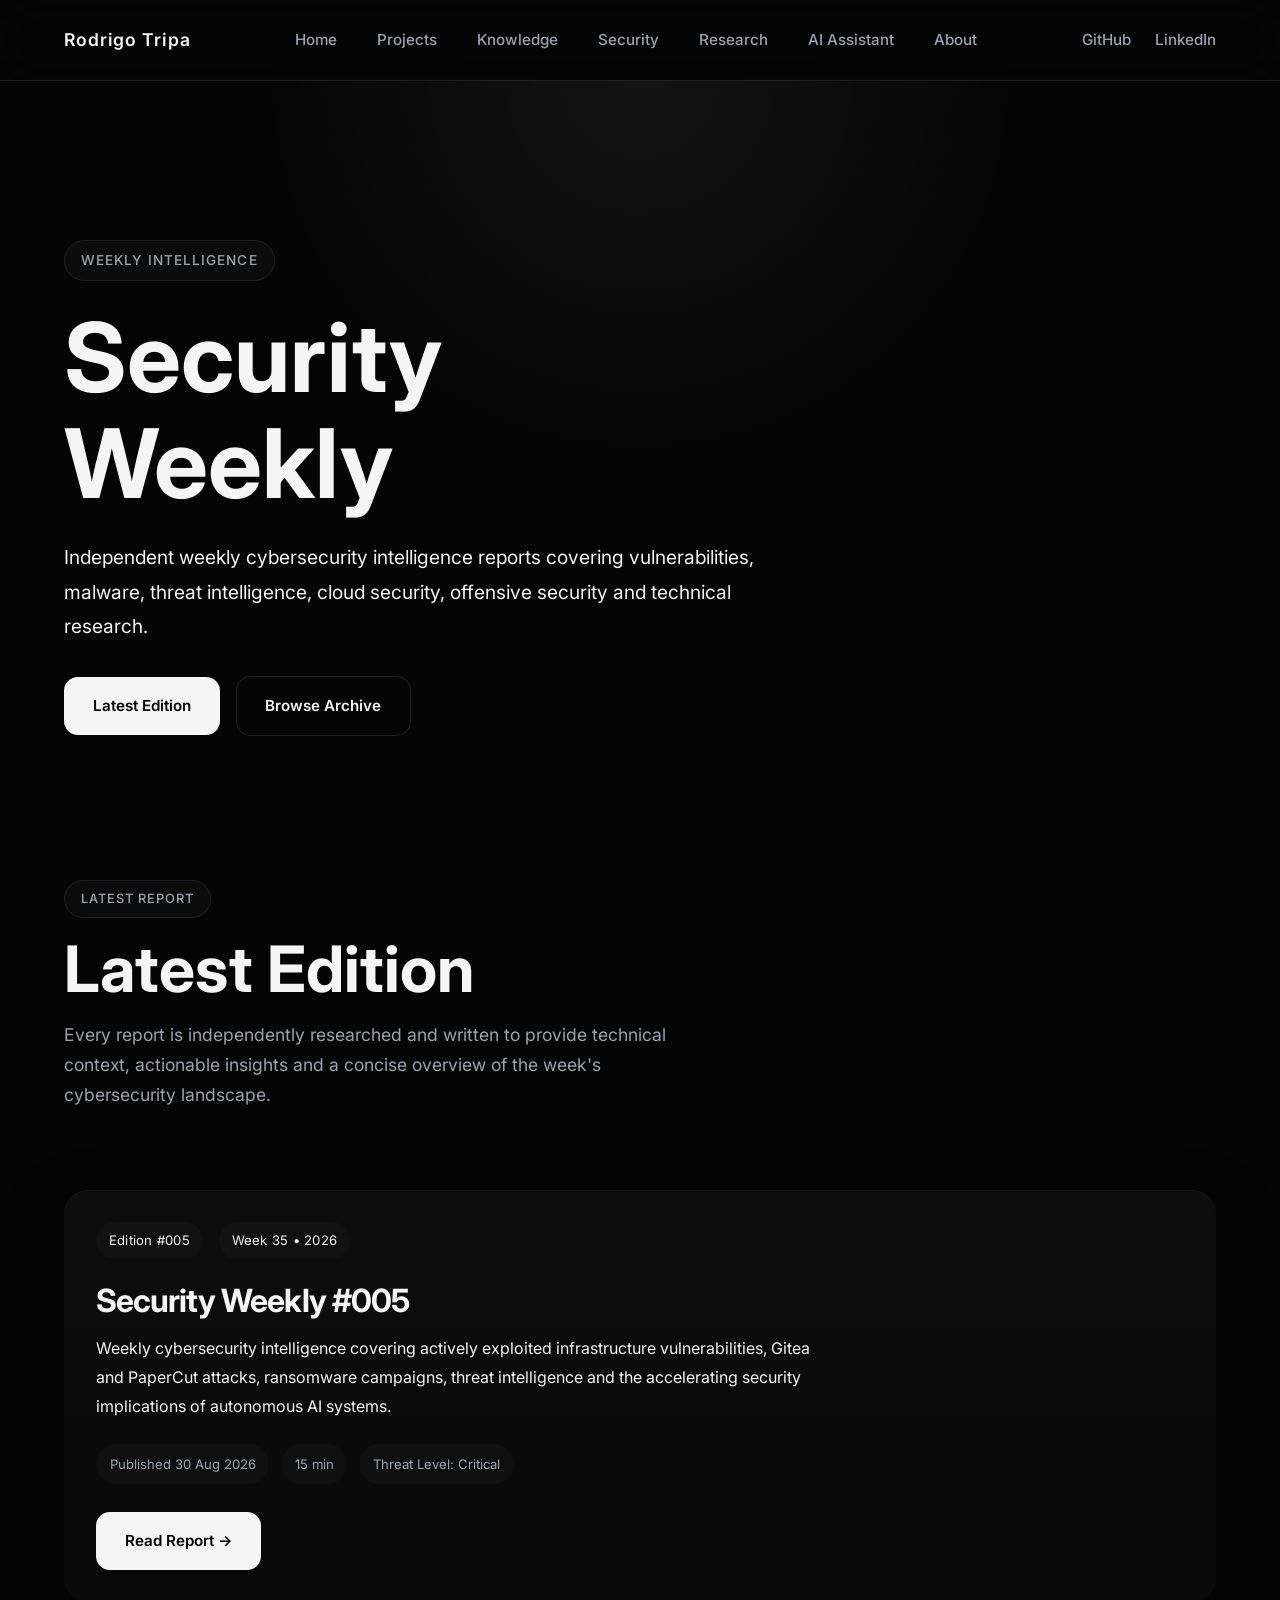
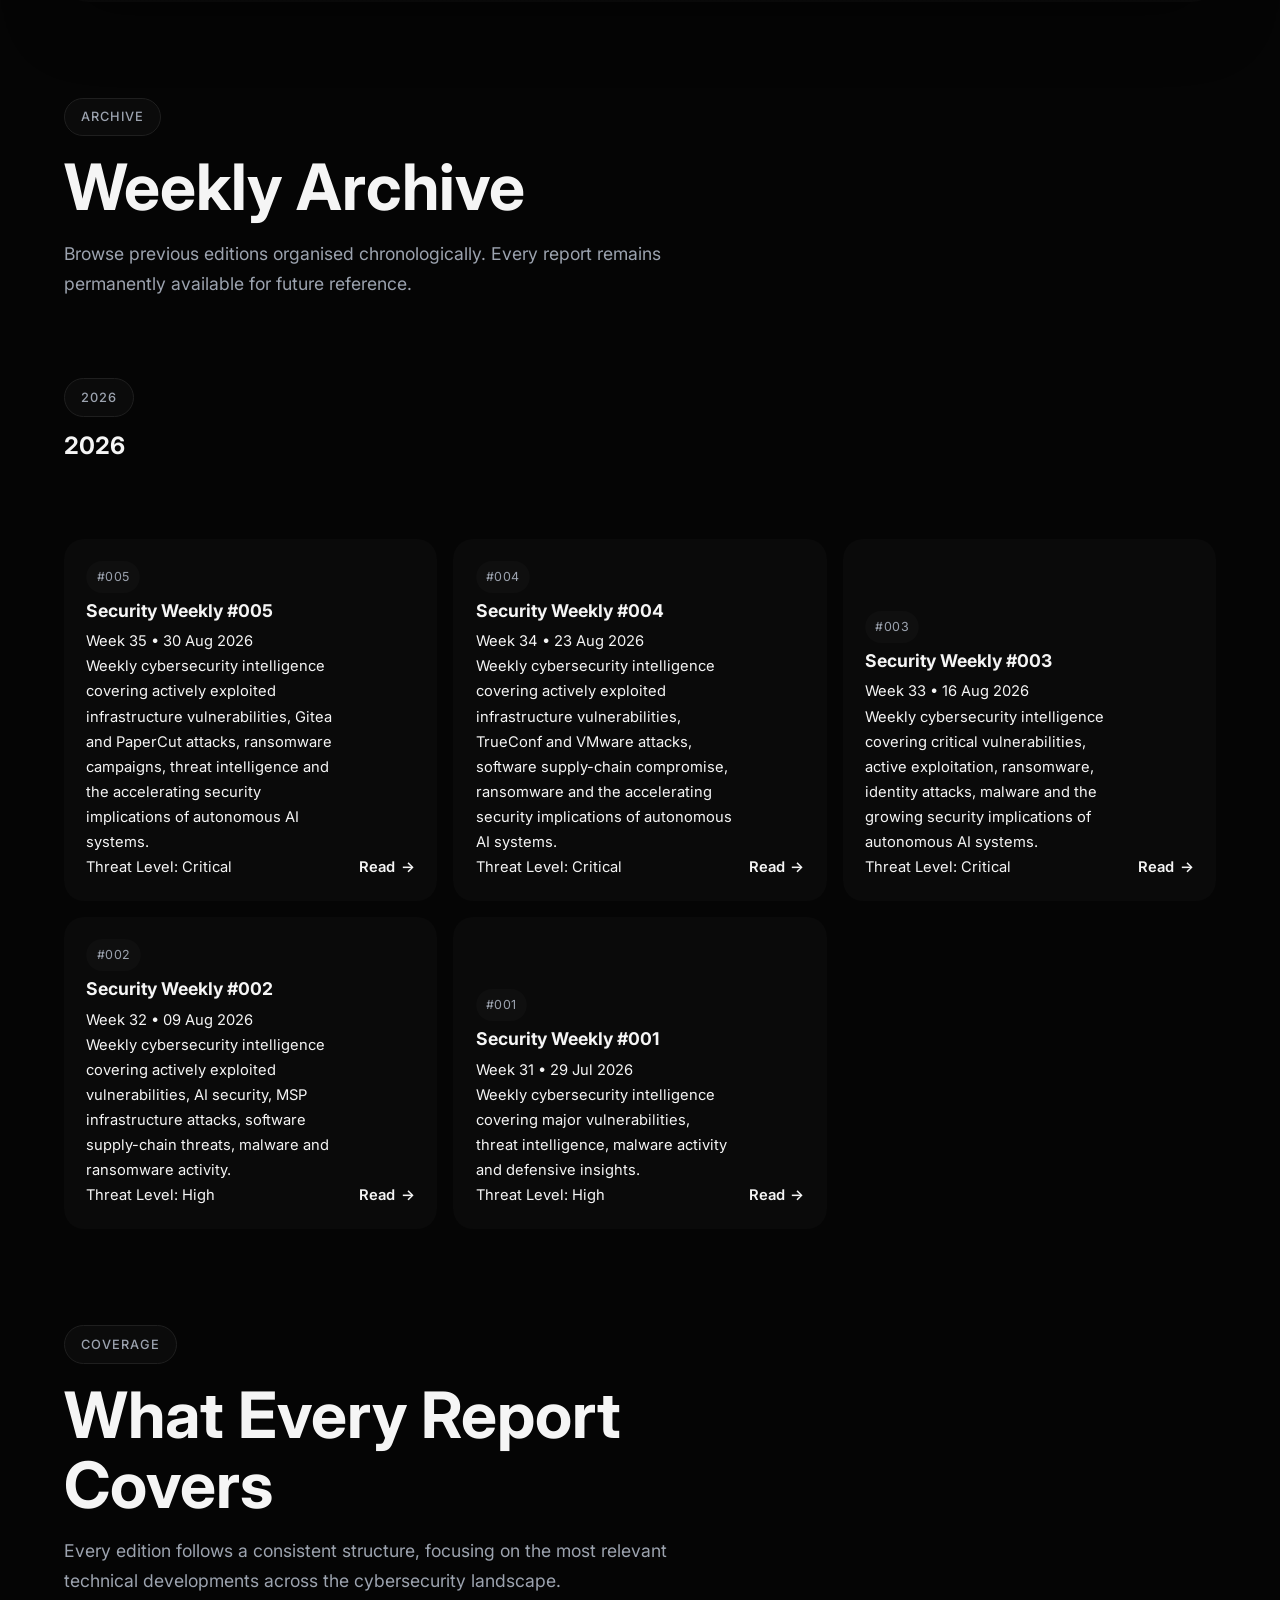
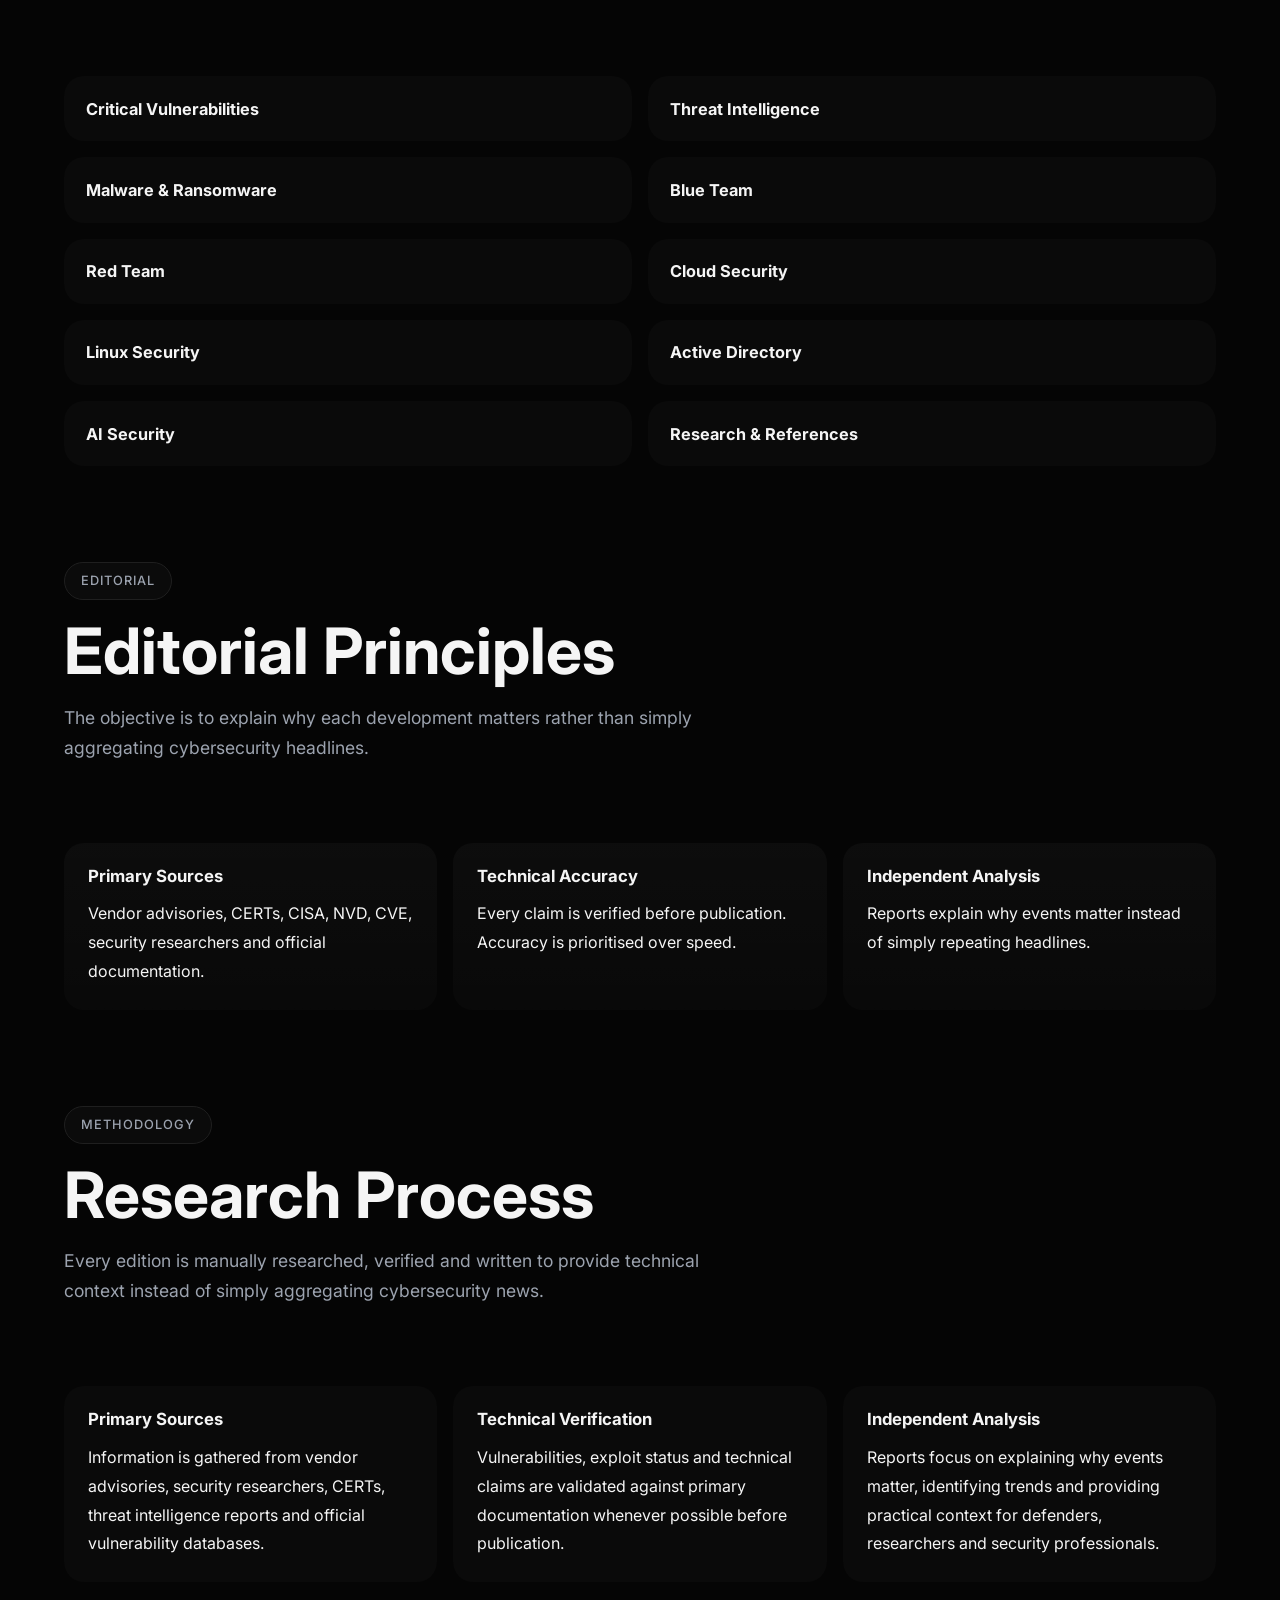
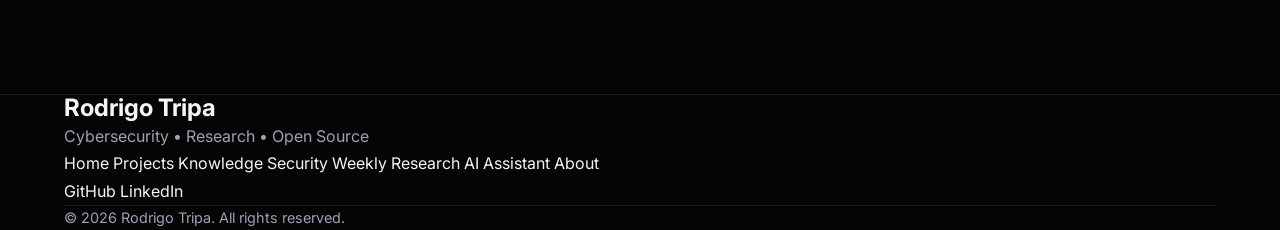
<file: security.html>
<!DOCTYPE html>
<html lang="en">

<!-- ==========================================================
     Structured Data
========================================================== -->

<script type="application/ld+json">
{
    "@context": "https://schema.org",
    "@type": "CollectionPage",
    "name": "Security Weekly",
    "url": "https://rodrigotripa.dev/security.html",
    "description": "Weekly cybersecurity intelligence reports covering vulnerabilities, malware, threat intelligence and security research.",
    "author": {
        "@type": "Person",
        "name": "Rodrigo Tripa"
    },
    "publisher": {
        "@type": "Person",
        "name": "Rodrigo Tripa"
    }
}
</script>

<head>

    <!-- ==========================================================
         Basic
    ========================================================== -->

    <meta charset="UTF-8">

    <meta
        name="viewport"
        content="width=device-width, initial-scale=1.0">

    <!-- ==========================================================
         Primary SEO
    ========================================================== -->

    <title>

        Security Weekly | Rodrigo Tripa

    </title>

    <meta
        name="title"
        content="Security Weekly | Rodrigo Tripa">

    <meta
        name="description"
        content="Weekly cybersecurity intelligence reports covering critical vulnerabilities, malware, ransomware, threat intelligence, cloud security, Active Directory and security research.">

    <meta
        name="author"
        content="Rodrigo Tripa">

    <meta
        name="robots"
        content="index, follow">

    <link
        rel="canonical"
        href="https://rodrigotripa.dev/security.html">
    <link rel="describedby" href="/llms.txt">

    <!-- ==========================================================
         Open Graph
    ========================================================== -->

    <meta
        property="og:type"
        content="website">

    <meta
        property="og:site_name"
        content="Rodrigo Tripa">

    <meta
        property="og:title"
        content="Security Weekly">

    <meta
        property="og:url"
        content="https://rodrigotripa.dev/security.html">

    <meta
        property="og:description"
        content="Independent weekly cybersecurity intelligence reports.">

    <meta
        property="og:image"
        content="https://rodrigotripa.dev/assets/images/og-cover.png">

    <meta
        property="og:image:width"
        content="1200">

    <meta
        property="og:image:height"
        content="640">

    <meta
        property="og:locale"
        content="en_US">

    <!-- ==========================================================
         Twitter / X
    ========================================================== -->

    <meta
        name="twitter:card"
        content="summary_large_image">

    <meta
        name="twitter:title"
        content="Security Weekly">

    <meta
        name="twitter:description"
        content="Independent weekly cybersecurity intelligence reports.">

    <meta
        name="twitter:image"
        content="https://rodrigotripa.dev/assets/images/og-cover.png">

    <!-- ==========================================================
         Theme
    ========================================================== -->

    <meta
        name="theme-color"
        content="#050505">

    <meta
        name="color-scheme"
        content="dark">

    <!-- ==========================================================
         Icons
    ========================================================== -->

    <link
        rel="icon"
        type="image/png"
        href="assets/icons/favicon.png">

    <!-- ==========================================================
         Fonts
    ========================================================== -->

    <link
        rel="preconnect"
        href="https://fonts.googleapis.com">

    <link
        rel="preconnect"
        href="https://fonts.gstatic.com"
        crossorigin>

    <link
        href="https://fonts.googleapis.com/css2?family=Inter:wght@100..900&display=swap"
        rel="stylesheet">

    <!-- ==========================================================
         Styles
    ========================================================== -->

    <link
        rel="stylesheet"
        href="assets/css/style.css">

    <link
        rel="stylesheet"
        href="assets/css/security.css">

    <!-- ==========================================================
         Scripts
    ========================================================== -->

    <script
        src="assets/js/main.js"
        defer></script>

    <script
        src="assets/js/security.js"
        defer></script>

</head>

<body>

    <!-- ==========================================================
         Header
    ========================================================== -->

    <header class="header">

        <div class="container">

            <a
                href="/"
                class="logo">

                Rodrigo Tripa

            </a>

            <nav class="navbar">
                <ul class="nav-links">
                    <li><a href="/">Home</a></li>
                    <li><a href="/projects.html">Projects</a></li>
                    <li><a href="/knowledge.html">Knowledge</a></li>
                    <li><a href="/security.html" class="active">Security</a></li>
                    <li><a href="/research.html">Research</a></li>
                    <li><a href="/ia.html">AI Assistant</a></li>
                    <li><a href="/about.html">About</a></li>
                </ul>
            </nav>

            <div class="social-links">

                <a
                    href="https://github.com/Rodrigo-Tripa"
                    target="_blank"
                    rel="noopener noreferrer">

                    GitHub

                </a>

                <a
                    href="https://www.linkedin.com/in/rodrigo-tripa"
                    target="_blank"
                    rel="noopener noreferrer">

                    LinkedIn

                </a>

            </div>

        </div>

    </header>

    <main>

        <!-- ==========================================================
             Hero
        ========================================================== -->

        <section class="security-hero">

            <div class="container">

                <div class="security-hero-content">

                    <span class="hero-tag">

                        Weekly Intelligence

                    </span>

                    <h1>

                        Security Weekly

                    </h1>

                    <p class="hero-description">

                        Independent weekly cybersecurity intelligence reports
                        covering vulnerabilities, malware, threat intelligence,
                        cloud security, offensive security and technical
                        research.

                    </p>

                    <div class="hero-buttons">

                        <a
                            href="#latest-edition"
                            class="btn btn-primary">

                            Latest Edition

                        </a>

                        <a
                            href="#archive"
                            class="btn btn-secondary">

                            Browse Archive

                        </a>

                    </div>

                </div>

            </div>

        </section>

        <!-- ==========================================================
             Latest Edition
        ========================================================== -->

        <section
            id="latest-edition"
            class="latest-edition">

            <div class="container">

                <div class="section-header">

                    <span class="section-tag">

                        Latest Report

                    </span>

                    <h2>

                        Latest Edition

                    </h2>

                    <p>

                        Every report is independently researched and written to
                        provide technical context, actionable insights and a
                        concise overview of the week's cybersecurity landscape.

                    </p>

                </div>

                <article
                    id="latest-report"
                    class="edition-card">

                    <!-- Filled dynamically by security.js -->

                </article>

            </div>

        </section>

        <!-- ==========================================================
             Archive
        ========================================================== -->

        <section
            id="archive"
            class="archive">

            <div class="container">

                <div class="section-header">

                    <span class="section-tag">

                        Archive

                    </span>

                    <h2>

                        Weekly Archive

                    </h2>

                    <p>

                        Browse previous editions organised chronologically.
                        Every report remains permanently available for future
                        reference.

                    </p>

                </div>

                <div
                    id="archive-container"
                    class="archive-container">

                    <!-- Generated dynamically -->

                </div>

            </div>

        </section>

        <!-- ==========================================================
             What You'll Find
        ========================================================== -->

        <section class="report-sections">

            <div class="container">

                <div class="section-header">

                    <span class="section-tag">

                        Coverage

                    </span>

                    <h2>

                        What Every Report Covers

                    </h2>

                    <p>

                        Every edition follows a consistent structure, focusing
                        on the most relevant technical developments across the
                        cybersecurity landscape.

                    </p>

                </div>

                <div class="coverage-grid">

                    <article class="coverage-card">
                        <h3>Critical Vulnerabilities</h3>
                    </article>

                    <article class="coverage-card">
                        <h3>Threat Intelligence</h3>
                    </article>

                    <article class="coverage-card">
                        <h3>Malware &amp; Ransomware</h3>
                    </article>

                    <article class="coverage-card">
                        <h3>Blue Team</h3>
                    </article>

                    <article class="coverage-card">
                        <h3>Red Team</h3>
                    </article>

                    <article class="coverage-card">
                        <h3>Cloud Security</h3>
                    </article>

                    <article class="coverage-card">
                        <h3>Linux Security</h3>
                    </article>

                    <article class="coverage-card">
                        <h3>Active Directory</h3>
                    </article>

                    <article class="coverage-card">
                        <h3>AI Security</h3>
                    </article>

                    <article class="coverage-card">
                        <h3>Research &amp; References</h3>
                    </article>

                </div>

            </div>

        </section>

        <!-- ==========================================================
             Editorial Principles
        ========================================================== -->

        <section class="editorial-principles">

            <div class="container">

                <div class="section-header">

                    <span class="section-tag">

                        Editorial

                    </span>

                    <h2>

                        Editorial Principles

                    </h2>

                    <p>

                        The objective is to explain why each development matters
                        rather than simply aggregating cybersecurity headlines.

                    </p>

                </div>

                <div class="principles-grid">

                    <article class="principle-card">

                        <h3>

                            Primary Sources

                        </h3>

                        <p>

                            Vendor advisories, CERTs, CISA, NVD, CVE, security
                            researchers and official documentation.

                        </p>

                    </article>

                    <article class="principle-card">

                        <h3>

                            Technical Accuracy

                        </h3>

                        <p>

                            Every claim is verified before publication. Accuracy
                            is prioritised over speed.

                        </p>

                    </article>

                    <article class="principle-card">

                        <h3>

                            Independent Analysis

                        </h3>

                        <p>

                            Reports explain why events matter instead of simply
                            repeating headlines.

                        </p>

                    </article>

                </div>

            </div>

        </section>

        <!-- ==========================================================
             Methodology
        ========================================================== -->

        <section class="methodology">

            <div class="container">

                <div class="section-header">

                    <span class="section-tag">

                        Methodology

                    </span>

                    <h2>

                        Research Process

                    </h2>

                    <p>

                        Every edition is manually researched, verified and
                        written to provide technical context instead of simply
                        aggregating cybersecurity news.

                    </p>

                </div>

                <div class="methodology-grid">

                    <article class="methodology-card">

                        <h3>

                            Primary Sources

                        </h3>

                        <p>

                            Information is gathered from vendor advisories,
                            security researchers, CERTs, threat intelligence
                            reports and official vulnerability databases.

                        </p>

                    </article>

                    <article class="methodology-card">

                        <h3>

                            Technical Verification

                        </h3>

                        <p>

                            Vulnerabilities, exploit status and technical claims
                            are validated against primary documentation whenever
                            possible before publication.

                        </p>

                    </article>

                    <article class="methodology-card">

                        <h3>

                            Independent Analysis

                        </h3>

                        <p>

                            Reports focus on explaining why events matter,
                            identifying trends and providing practical context
                            for defenders, researchers and security
                            professionals.

                        </p>

                    </article>

                </div>

            </div>

        </section>

    </main>

    <!-- ==========================================================
         Footer
    ========================================================== -->

    <footer class="footer">

        <div class="container">

            <div class="footer-content">

                <div class="footer-brand">

                    <h3>

                        Rodrigo Tripa

                    </h3>

                    <p>

                        Cybersecurity • Research • Open Source

                    </p>

                </div>

                <nav class="footer-nav">

                    <a href="/">

                        Home

                    </a>

                    <a href="/projects.html">

                        Projects

                    </a>

                    <a href="/knowledge.html">

                        Knowledge

                    </a>

                    <a href="/security.html">

                        Security Weekly

                    </a>

                    <a href="/research.html">
                        Research
                    </a>

                    <a href="/ia.html">
                        AI Assistant
                    </a>

                    <a href="/about.html">
                        About
                    </a>

                </nav>

                <div class="footer-social">

                    <a
                        href="https://github.com/Rodrigo-Tripa"
                        target="_blank"
                        rel="noopener noreferrer">

                        GitHub

                    </a>

                    <a
                        href="https://www.linkedin.com/in/rodrigo-tripa"
                        target="_blank"
                        rel="noopener noreferrer">

                        LinkedIn

                    </a>

                </div>

            </div>

            <div class="footer-bottom">

                <p>

                    © 2026 Rodrigo Tripa. All rights reserved.

                </p>

            </div>

        </div>

    </footer>

    <!-- ==========================================================
         Mouse Glow
    ========================================================== -->

    <div class="mouse-glow"></div>

    <!-- ==========================================================
         Back To Top
    ========================================================== -->

    <button
        id="back-to-top"
        class="back-to-top"
        aria-label="Back to top">

        ↑

    </button>

</body>

</html>
</file>
<file: assets/css/style.css>
/* ==========================================================
   Rodrigo Tripa
   Personal Portfolio
   Base Styles
========================================================== */

/* ==========================================================
   Reset
========================================================== */

*,
*::before,
*::after {
    margin: 0;
    padding: 0;
    box-sizing: border-box;
}

/* ==========================================================
   Variables
========================================================== */

:root {

    /* Colors */

    --background: #050505;
    --surface: #0b0b0b;
    --surface-light: #111111;

    --border: #1f1f1f;

    --text: #f5f5f5;
    --text-secondary: #9ca3af;

    --accent: #ffffff;

    /* Typography */

    --font-family: "Inter", sans-serif;

    --fs-xs: 0.875rem;
    --fs-sm: 1rem;
    --fs-md: 1.125rem;
    --fs-lg: 1.5rem;
    --fs-xl: 2.5rem;
    --fs-2xl: 4rem;

    --fw-regular: 400;
    --fw-medium: 500;
    --fw-semibold: 600;
    --fw-bold: 700;

    --line-height: 1.7;

    /* Layout */

    --container-width: 1200px;

    --section-padding: 8rem;

    --radius: 18px;

    --transition: 250ms ease;

}

/* ==========================================================
   HTML
========================================================== */

html {

    scroll-behavior: smooth;

}

/* ==========================================================
   Body
========================================================== */

body {

    position: relative;
    
    isolation: isolate;

    background: var(--background);

    color: var(--text);

    font-family: var(--font-family);

    font-size: var(--fs-sm);

    font-weight: var(--fw-regular);

    line-height: var(--line-height);

    -webkit-font-smoothing: antialiased;

    text-rendering: optimizeLegibility;

    overflow-x: hidden;

}

/* ==========================================================
   Mouse Glow
========================================================== */

body::before {
    content: "";
    position: fixed;
    top: 0;
    left: 0;

    width: 300px;
    height: 300px;

    pointer-events: none;
    border-radius: 50%;

    background: radial-gradient(
        circle,
        rgba(255, 255, 255, 0.05) 0%,
        rgba(255, 255, 255, 0) 70%
    );

    transform: translate3d(
        calc(var(--mouse-x, -9999px) - 150px),
        calc(var(--mouse-y, -9999px) - 150px),
        0
    );

    transition: transform 0.05s ease-out;

    z-index: -1;
    will-change: transform;
}


/* ==========================================================
   Container
========================================================== */

.container {

    width: min(90%, var(--container-width));

    margin-inline: auto;

}

/* ==========================================================
   Headings
========================================================== */

h1,
h2,
h3,
h4,
h5,
h6 {

    color: var(--text);

    font-weight: var(--fw-bold);

    line-height: 1.1;

}

h1 {

    font-size: clamp(3rem, 8vw, 6rem);

}

h2 {

    font-size: clamp(2rem, 5vw, 3.5rem);

}

h3 {

    font-size: 1.5rem;

}

/* ==========================================================
   Paragraphs
========================================================== */

p {

    color: var(--text-secondary);

}

/* ==========================================================
   Links
========================================================== */

a {

    color: inherit;

    text-decoration: none;

    transition: color var(--transition);

}

a:hover {

    color: var(--accent);

}

/* ==========================================================
   Lists
========================================================== */

ul {

    list-style: none;

}

/* ==========================================================
   Images
========================================================== */

img {

    display: block;

    max-width: 100%;

    height: auto;

}

/* ==========================================================
   Buttons
========================================================== */

button {

    font: inherit;

    border: none;

    background: none;

    cursor: pointer;

}

/* ==========================================================
   Sections
========================================================== */

section {

    padding-block: var(--section-padding);

}

/* ==========================================================
   Text Selection
========================================================== */

::selection {

    background: #ffffff;

    color: #050505;

}

/* ==========================================================
   Scrollbar
========================================================== */

::-webkit-scrollbar {

    width: 10px;

}

::-webkit-scrollbar-track {

    background: var(--background);

}

::-webkit-scrollbar-thumb {

    background: #2b2b2b;

    border-radius: 999px;

}

::-webkit-scrollbar-thumb:hover {

    background: #444444;

}

/* ==========================================================
   Accessibility
========================================================== */

/* Visible keyboard focus */

a:focus-visible,
button:focus-visible,
input:focus-visible,
textarea:focus-visible,
select:focus-visible,
[role="button"]:focus-visible {

    outline: 2px solid var(--accent);

    outline-offset: 4px;

    border-radius: 6px;

}

/* Smooth focus transitions */

a,
button,
input,
textarea,
select {

    transition:
        color var(--transition),
        background-color var(--transition),
        border-color var(--transition),
        outline-offset .2s ease;

}

/* Respect users who prefer reduced motion */

@media (prefers-reduced-motion: reduce) {

    html {

        scroll-behavior: auto;

    }

    *,
    *::before,
    *::after {

        animation-duration: 0.01ms !important;

        animation-iteration-count: 1 !important;

        transition-duration: 0.01ms !important;

        scroll-behavior: auto !important;

    }

}
/* ==========================================================
   Header
========================================================== */

.header {

    position: fixed;

    top: 0;

    left: 0;

    width: 100%;

    z-index: 1000;

    background: rgba(5, 5, 5, 0.80);

    backdrop-filter: blur(20px);

    -webkit-backdrop-filter: blur(20px);

    border-bottom: 1px solid var(--border);

}

/* ==========================================================
   Header Container
========================================================== */

.header .container {

    display: flex;

    align-items: center;

    justify-content: space-between;

    height: 80px;

}

/* ==========================================================
   Logo
========================================================== */

.logo {

    font-size: 1.1rem;

    font-weight: var(--fw-semibold);

    color: var(--text);

    letter-spacing: 0.05em;

    transition: opacity var(--transition);

}

.logo:hover {

    opacity: .75;

}

/* ==========================================================
   Navigation
========================================================== */

.navbar {

    display: flex;

    align-items: center;

}

.nav-links {

    display: flex;

    align-items: center;

    gap: 2.5rem;

}

.nav-links a {

    position: relative;

    color: var(--text-secondary);

    font-size: 0.95rem;

    font-weight: var(--fw-medium);

    transition: color var(--transition);

}

.nav-links a:hover {

    color: var(--text);

}

.nav-links a::after {

    content: "";

    position: absolute;

    left: 0;

    bottom: -8px;

    width: 100%;

    height: 1px;

    background: var(--accent);

    transform: scaleX(0);

    transform-origin: center;

    transition: transform var(--transition);

}

.nav-links a:hover::after {

    transform: scaleX(1);

}

/* ==========================================================
   Social Links
========================================================== */

.social-links {

    display: flex;

    align-items: center;

    gap: 1.5rem;

}

.social-links a {

    color: var(--text-secondary);

    font-size: 0.95rem;

    font-weight: var(--fw-medium);

    transition: color var(--transition);

}

.social-links a:hover {

    color: var(--text);

}

/* ==========================================================
   Mobile Navigation Button
========================================================== */

.menu-toggle {

    display: none;

    align-items: center;

    justify-content: center;

    width: 46px;

    height: 46px;

    border: 1px solid var(--border);

    border-radius: 12px;

    background: var(--surface);

    color: var(--text);

    transition: var(--transition);

}

.menu-toggle:hover {

    background: var(--surface-light);

}

/* ==========================================================
   Header Spacer
========================================================== */

body {

    padding-top: 80px;

}
/* ==========================================================
   Hero
========================================================== */

.hero {

    min-height: calc(100vh - 80px);

    display: flex;

    align-items: center;

    position: relative;

}

/* ==========================================================
   Hero Container
========================================================== */

.hero-container {

    display: grid;

    grid-template-columns: 1fr 480px;

    align-items: center;

    gap: 6rem;

}

/* ==========================================================
   Hero Content
========================================================== */

.hero-content {

    display: flex;

    flex-direction: column;

    gap: 2rem;

    max-width: 650px;

}

/* ==========================================================
   Hero Tag
========================================================== */

.hero-tag {

    display: inline-flex;

    align-items: center;

    width: fit-content;

    padding: .5rem 1rem;

    border: 1px solid var(--border);

    border-radius: 999px;

    background: var(--surface);

    color: var(--text-secondary);

    font-size: .85rem;

    font-weight: var(--fw-medium);

    letter-spacing: .08em;

    text-transform: uppercase;

}

/* ==========================================================
   Hero Title
========================================================== */

.hero h1 {

    font-size: clamp(4rem, 10vw, 7rem);

    line-height: .9;

    font-weight: 800;

    letter-spacing: -.05em;

    color: var(--text);

}

/* ==========================================================
   Hero Description
========================================================== */

.hero-description {

    max-width: 600px;

    font-size: 1.2rem;

    line-height: 1.8;

    color: var(--text-secondary);

}

/* ==========================================================
   Hero Buttons
========================================================== */

.hero-buttons {

    display: flex;

    align-items: center;

    gap: 1rem;

    margin-top: 1rem;

}

/* ==========================================================
   Buttons
========================================================== */

.btn {

    display: inline-flex;

    align-items: center;

    justify-content: center;

    padding: 1rem 1.8rem;

    border-radius: 14px;

    font-size: .95rem;

    font-weight: var(--fw-semibold);

    transition: all var(--transition);

}

.btn-primary {

    background: var(--text);

    color: var(--background);

}

.btn-primary:hover {

    transform: translateY(-3px);

    background: #ffffff;

}

.btn-secondary {

    background: transparent;

    color: var(--text);

    border: 1px solid var(--border);

}

.btn-secondary:hover {

    background: var(--surface);

    border-color: #333333;

    transform: translateY(-3px);

}

/* ==========================================================
   Hero Image
========================================================== */

.hero-image {

    display: flex;

    justify-content: center;

    align-items: center;

    position: relative;

}

/* Background Glow */

.hero-image::before {

    content: "";

    position: absolute;

    width: 550px;

    height: 550px;

    background:
        radial-gradient(
            circle,
            rgba(255,255,255,.04) 0%,
            transparent 70%
        );

    filter: blur(60px);

    z-index: -1;

}

/* Profile */

.hero-image img {

    width: 100%;

    max-width: 430px;

    aspect-ratio: 4 / 5;

    object-fit: cover;

    border-radius: 0px;

    border: 1px solid var(--border);

    filter:
        grayscale(100%)
        contrast(115%)
        brightness(.82);

    transition:
        transform .5s ease,
        filter .5s ease,
        border-color .5s ease;

}

/* Hover */

.hero-image img:hover {

    transform: translateY(-8px);

    filter:
        grayscale(25%)
        contrast(110%)
        brightness(.92);

    border-color: #444444;

}

/* ==========================================================
   Hero Scroll Indicator
========================================================== */

.hero::after {

    content: "";

    position: absolute;

    left: 50%;

    bottom: 2rem;

    width: 1px;

    height: 60px;

    background:
        linear-gradient(
            transparent,
            var(--border),
            transparent
        );

    transform: translateX(-50%);

    opacity: .7;

}
/* ==========================================================
   Cards
========================================================== */

.card {

    position: relative;

}

/* ==========================================================
   Section Header
========================================================== */

.section-header {

    display: flex;

    flex-direction: column;

    gap: 1rem;

    margin-bottom: 5rem;

    max-width: 700px;

}

.section-tag {

    display: inline-flex;

    align-items: center;

    width: fit-content;

    padding: .45rem 1rem;

    border: 1px solid var(--border);

    border-radius: 999px;

    background: var(--surface);

    color: var(--text-secondary);

    font-size: .8rem;

    font-weight: var(--fw-medium);

    text-transform: uppercase;

    letter-spacing: .08em;

}

.section-header h2 {

    font-size: clamp(2.5rem, 5vw, 4rem);

}

.section-header p {

    max-width: 650px;

    font-size: 1.1rem;

}

/* ==========================================================
   card Grid
========================================================== */

.card-grid {

    display: grid;

    grid-template-columns: repeat(2, 1fr);

    gap: 2rem;

}

/* ==========================================================
   Project Card
========================================================== */

.project-card {

    display: flex;

    flex-direction: column;

    justify-content: space-between;

    min-height: 320px;

    padding: 2.25rem;

    background: var(--surface);

    border: 1px solid var(--border);

    border-radius: 10px;

    transition:
        transform .35s ease,
        border-color .35s ease,
        background .35s ease,
        box-shadow .35s ease;

}

.project-card:hover {

    transform: translateY(-8px);

    border-color: #353535;

    background: #101010;

    box-shadow:
        0 15px 45px rgba(0,0,0,.35);

}

/* ==========================================================
   Project Content
========================================================== */

.project-content {

    display: flex;

    flex-direction: column;

    gap: 1.25rem;

}

.project-content h3 {

    font-size: 1.6rem;

    font-weight: var(--fw-bold);

    color: var(--text);

}

.project-content p {

    color: var(--text-secondary);

    line-height: 1.8;

}

/* ==========================================================
   Technologies
========================================================== */

.project-stack {

    display: flex;

    flex-wrap: wrap;

    gap: .75rem;

    margin-top: .5rem;

}

.project-stack li {

    padding: .45rem .85rem;

    border: 1px solid var(--border);

    border-radius: 999px;

    background: #090909;

    color: var(--text-secondary);

    font-size: .82rem;

    font-weight: var(--fw-medium);

}

/* ==========================================================
   Project Link
========================================================== */

.project-link {

    display: inline-flex;

    align-items: center;

    gap: .6rem;

    margin-top: 2rem;

    width: fit-content;

    color: var(--text);

    font-weight: var(--fw-semibold);

    transition: gap .25s ease;

}

.project-link::after {

    content: "→";

    transition: transform .25s ease;

}

.project-link:hover {

    gap: 1rem;

}

.project-link:hover::after {

    transform: translateX(6px);

}
/* ==========================================================
   About
========================================================== */

.about {

    position: relative;

}

.about-content {

    max-width: 850px;

    display: flex;

    flex-direction: column;

    gap: 2rem;

}

.about-content p {

    font-size: 1.1rem;

    line-height: 1.9;

    color: var(--text-secondary);

}

.about-content strong {

    color: var(--text);

    font-weight: var(--fw-semibold);

}

/* ==========================================================
   Contact
========================================================== */

.contact {

    position: relative;

}

/* ==========================================================
   Contact Grid
========================================================== */

.contact-grid {

    display: grid;

    grid-template-columns: repeat(3, 1fr);

    gap: 1.5rem;

    margin-top: 4rem;

}

/* ==========================================================
   Contact Card
========================================================== */

.contact-card {

    display: flex;

    flex-direction: column;

    justify-content: center;

    gap: .8rem;

    min-height: 180px;

    padding: 2rem;

    background: var(--surface);

    border: 1px solid var(--border);

    border-radius: 10px;

    transition:
        transform .35s ease,
        background .35s ease,
        border-color .35s ease,
        box-shadow .35s ease;

}

.contact-card:hover {

    transform: translateY(-8px);

    background: #101010;

    border-color: #343434;

    box-shadow:
        0 18px 45px rgba(0,0,0,.35);

}

/* ==========================================================
   Contact Title
========================================================== */

.contact-title {

    color: var(--text);

    font-size: 1.15rem;

    font-weight: var(--fw-semibold);

    letter-spacing: .02em;

}

/* ==========================================================
   Contact Value
========================================================== */

.contact-value {

    color: var(--text-secondary);

    font-size: .95rem;

    line-height: 1.7;

    word-break: break-word;

    transition: color var(--transition);

}

.contact-card:hover .contact-value {

    color: var(--text);

}

/* ==========================================================
   Contact Icon (Future)
========================================================== */

.contact-icon {

    width: 42px;

    height: 42px;

    display: flex;

    align-items: center;

    justify-content: center;

    margin-bottom: .5rem;

    color: var(--text);

}

/* ==========================================================
   Contact Divider
========================================================== */

.contact::before {

    content: "";

    position: absolute;

    top: 0;

    left: 50%;

    transform: translateX(-50%);

    width: 80px;

    height: 1px;

    background: var(--border);

}
/* ==========================================================
   Footer
========================================================== */

.footer {

    border-top: 1px solid var(--border);

    background: var(--background);

}

/* ==========================================================
   Footer Container
========================================================== */

.footer-container {

    display: flex;

    justify-content: space-between;

    gap: 6rem;

    padding-block: 5rem;

}

/* ==========================================================
   Footer Brand
========================================================== */

.footer-brand {

    max-width: 420px;

}

.footer-brand h2 {

    font-size: 1.6rem;

    margin-bottom: 1rem;

}

.footer-brand p {

    color: var(--text-secondary);

    line-height: 1.8;

}

/* ==========================================================
   Footer Links
========================================================== */

.footer-links {

    display: flex;

    gap: 5rem;

}

.footer-column {

    display: flex;

    flex-direction: column;

    gap: 1.2rem;

}

.footer-column h3 {

    font-size: .95rem;

    font-weight: var(--fw-semibold);

    color: var(--text);

    text-transform: uppercase;

    letter-spacing: .08em;

}

.footer-column ul {

    display: flex;

    flex-direction: column;

    gap: 1rem;

}

.footer-column a {

    color: var(--text-secondary);

    transition:
        color var(--transition),
        transform var(--transition);

}

.footer-column a:hover {

    color: var(--text);

    transform: translateX(6px);

}

/* ==========================================================
   Footer Bottom
========================================================== */

.footer-bottom {

    border-top: 1px solid var(--border);

}

.footer-bottom .container {

    display: flex;

    align-items: center;

    justify-content: center;

    min-height: 80px;

}

.footer-bottom p {

    color: var(--text-secondary);

    font-size: .9rem;

}

/* ==========================================================
   Back To Top
========================================================== */

.back-to-top {

    position: fixed;

    right: 2rem;

    bottom: 2rem;

    width: 52px;

    height: 52px;

    display: flex;

    align-items: center;

    justify-content: center;

    border: 1px solid var(--border);

    border-radius: 50%;

    background: rgba(12, 12, 12, .92);

    backdrop-filter: blur(12px);

    -webkit-backdrop-filter: blur(12px);

    color: var(--text);

    font-size: 1.1rem;

    cursor: pointer;

    opacity: 0;

    visibility: hidden;

    transform: translateY(20px);

    transition:
        opacity .3s ease,
        visibility .3s ease,
        transform .3s ease,
        background .3s ease,
        border-color .3s ease;

    z-index: 999;

}

.back-to-top.show {

    opacity: 1;

    visibility: visible;

    transform: translateY(0);

}

.back-to-top:hover {

    background: #141414;

    border-color: #3a3a3a;

    transform: translateY(-4px);

}

/* ==========================================================
   Footer Utilities
========================================================== */

.footer a:focus-visible,
.back-to-top:focus-visible {

    outline: 2px solid var(--accent);

    outline-offset: 4px;

}
/* ==========================================================
   Responsive Design
========================================================== */

/* ==========================================================
   Large Screens
========================================================== */

@media (max-width: 1200px) {

    .container {

        width: min(92%, var(--container-width));

    }

    .hero-container {

        gap: 4rem;

        grid-template-columns: 1fr 420px;

    }

    .card-grid {

        gap: 1.5rem;

    }

}

/* ==========================================================
   Tablets
========================================================== */

@media (max-width: 992px) {

    .header .container {

        height: 72px;

    }

    body {

        padding-top: 72px;

    }

    .navbar {

        display: none;

    }

    .social-links {

        display: none;

    }

    .menu-toggle {

        display: flex;

    }

    .hero {

        min-height: auto;

        padding-block: 6rem;

    }

    .hero-container {

        grid-template-columns: 1fr;

        gap: 4rem;

        text-align: center;

    }

    .hero-content {

        max-width: 100%;

        align-items: center;

    }

    .hero-description {

        max-width: 700px;

    }

    .hero-buttons {

        justify-content: center;

        flex-wrap: wrap;

    }

    .hero-image {

        order: -1;

    }

    .hero-image img {

        max-width: 380px;

    }

    .card-grid {

        grid-template-columns: 1fr;

    }

    .contact-grid {

        grid-template-columns: 1fr;

    }

    .footer-container {

        flex-direction: column;

        gap: 3rem;

    }

    .footer-links {

        gap: 3rem;

    }

}

/* ==========================================================
   Mobile
========================================================== */

@media (max-width: 768px) {

    :root {

        --section-padding: 6rem;

    }

    h1 {

        font-size: clamp(3rem, 12vw, 4.5rem);

    }

    h2 {

        font-size: clamp(2rem, 8vw, 3rem);

    }

    .hero-description {

        font-size: 1rem;

    }

    .hero-image img {

        max-width: 320px;

    }

    .btn {

        width: 100%;

    }

    .hero-buttons {

        width: 100%;

        flex-direction: column;

    }

    .project-card {

        padding: 1.75rem;

    }

    .contact-card {

        min-height: 160px;

        padding: 1.75rem;

    }

    .footer-links {

        flex-direction: column;

        gap: 2.5rem;

    }

    .back-to-top {

        right: 1.25rem;

        bottom: 1.25rem;

    }

}

/* ==========================================================
   Small Phones
========================================================== */

@media (max-width: 576px) {

    .container {

        width: 94%;

    }

    .hero {

        padding-top: 3rem;

    }

    .hero-tag {

        font-size: .75rem;

    }

    .hero-image img {

        max-width: 260px;

    }

    .project-card {

        min-height: auto;

        padding: 1.5rem;

    }

    .project-stack {

        gap: .5rem;

    }

    .project-stack li {

        font-size: .75rem;

        padding: .4rem .75rem;

    }

    .section-header {

        margin-bottom: 3rem;

    }

    .contact-card {

        min-height: 140px;

    }

    .footer-brand h2 {

        font-size: 1.4rem;

    }

    .footer-bottom p {

        font-size: .8rem;

        text-align: center;

    }

}

/* ==========================================================
   Ajustes da Secção Explore (Página Inicial)
========================================================== */

/* Transforma a lista vertical numa grelha elegante de 2 colunas */
.explore-grid {
	display: grid;
	grid-template-columns: repeat(2, 1fr);
	gap: 1.5rem;
}

/* Reduz o padding e ajusta a altura das caixas */
.explore-card {
	padding: 2rem;
	min-height: auto;
	height: 100%;
	display: flex;
	flex-direction: column;
	justify-content: space-between;
}

.explore-card .project-content {
	display: flex;
	flex-direction: column;
	gap: 0.85rem;
	margin-bottom: 1.5rem;
}

.explore-card h3 {
	font-size: 1.35rem;
	margin: 0;
}

.explore-card p {
	font-size: 0.95rem;
	line-height: 1.6;
	color: var(--text-secondary);
	margin: 0;
}

.explore-card .project-link {
	margin-top: auto;
	font-weight: var(--fw-semibold);
}

/* Responsividade para telemóveis */
@media (max-width: 768px) {
	.explore-grid {
		grid-template-columns: 1fr;
	}

	.explore-card {
		padding: 1.5rem;
	}
}
/* ==========================================================
   Correção: Menu Mobile (dropdown ao clicar em ☰)
   O JS (main.js) já alternava a classe .active na .navbar,
   mas faltava o CSS para a tornar visível.
========================================================== */

@keyframes mobileMenuFade {
    from {
        opacity: 0;
        transform: translateY(-8px);
    }
    to {
        opacity: 1;
        transform: translateY(0);
    }
}

@media (max-width: 992px) {

    .navbar.active {
        display: flex;
        position: fixed;
        top: 72px;
        left: 0;
        width: 100%;
        max-height: calc(100vh - 72px);
        overflow-y: auto;
        background: var(--background);
        border-bottom: 1px solid var(--border);
        flex-direction: column;
        align-items: stretch;
        padding: 0.5rem 0;
        z-index: 999;
        animation: mobileMenuFade 0.2s ease;
    }

    .navbar.active .nav-links {
        flex-direction: column;
        align-items: stretch;
        gap: 0;
        width: 100%;
    }

    .navbar.active .nav-links li {
        width: 100%;
    }

    .navbar.active .nav-links a {
        display: block;
        width: 100%;
        padding: 1rem 6%;
        border-bottom: 1px solid var(--border);
        font-size: 1.05rem;
    }

    .navbar.active .nav-links a::after {
        display: none;
    }

    .navbar.active .nav-links a:hover,
    .navbar.active .nav-links a.active {
        background: var(--surface);
        color: var(--text);
    }

    .menu-toggle.active {
        background: var(--surface-light);
        border-color: var(--text-secondary);
    }

    /* Bloqueia o scroll do body atrás do menu aberto (o JS já faz
       isto via document.body.style.overflow, isto é só reforço) */
    body:has(.navbar.active) {
        overflow: hidden;
    }
}
</file>
<file: assets/css/about.css>
/* ============================================================
   ABOUT PAGE STYLES (about.css)
   ============================================================ */

/* ------------------------------------------------------------
   1. Estilo Geral das Secções e Layouts Flex
   ------------------------------------------------------------ */
.about-hero-grid,
.about-split {
    display: flex;
    flex-direction: row;
    align-items: center;
    justify-content: space-between;
    gap: 3rem;
    margin-bottom: 4rem;
}

.about-hero-content,
.about-split-content {
    flex: 1;
}

.about-hero-media,
.about-split-media {
    flex-shrink: 0;
    display: flex;
    justify-content: center;
    align-items: center;
}

/* ------------------------------------------------------------
   2. Foto de Perfil & Logo do Linux (Tamanhos Ajustados)
   ------------------------------------------------------------ */

/* Foto de Perfil (Aumentada para destaque) */
.about-photo-card--portrait {
    max-width: 320px;
    width: 100%;
    border-radius: 12px;
    overflow: hidden;
    border: 1px solid rgba(255, 255, 255, 0.1);
    box-shadow: 0 10px 30px rgba(0, 0, 0, 0.5);
}

.about-photo-card--portrait img {
    width: 100%;
    height: auto;
    display: block;
    object-fit: cover;
}

/* Logo do Linux (Aumentado e sem quadrado branco) */
.about-side-figure img[src*="Linux-logo-pinguin.png"] {
    max-width: 220px;
    height: auto;
    display: block;
    margin: 0 auto;
    /* Remove o fundo branco integrando-o ao fundo escuro */
    mix-blend-mode: screen; 
    filter: contrast(1.1) brightness(0.9);
}

/* Imagem da Certificação eJPT */
.about-cert-image {
    max-width: 200px;
    height: auto;
    display: block;
}

/* ------------------------------------------------------------
   3. Efeito Banner / Fade na Foto da Escola
   ------------------------------------------------------------ */

/* Transforma a secção da Escola num container relativo para o banner */
.about-split:has(img[src*="Escola-Secundária.jpg"]) {
    position: relative;
    overflow: hidden;
    padding-top: 3rem;
    padding-bottom: 3rem;
    min-height: 380px;
}

/* Força o texto a ficar por cima da imagem e a ocupar até 55% da largura */
.about-split:has(img[src*="Escola-Secundária.jpg"]) .about-split-content {
    position: relative;
    z-index: 2;
    max-width: 55%;
}

/* O container da foto da escola expande para cobrir a área da direita */
.about-split:has(img[src*="Escola-Secundária.jpg"]) .about-split-media {
    position: absolute;
    right: 0;
    top: 0;
    bottom: 0;
    width: 65%;
    z-index: 1;
    pointer-events: none;
}

.about-split:has(img[src*="Escola-Secundária.jpg"]) .about-side-figure {
    width: 100%;
    height: 100%;
    margin: 0;
}

/* Imagem da Escola com Fade (Máscara de Gradiente) */
.about-side-figure img[src*="Escola-Secundária.jpg"] {
    width: 100%;
    height: 100%;
    max-width: none !important;
    object-fit: cover;
    object-position: center;
    opacity: 0.35; /* Opacidade reduzida para garantir boa leitura do texto */

    /* Efeito Fade: Transparente à esquerda (0%) -> Opaco à direita (100%) */
    -webkit-mask-image: linear-gradient(to right, transparent 0%, rgba(0,0,0,0.4) 30%, black 85%);
    mask-image: linear-gradient(to right, transparent 0%, rgba(0,0,0,0.4) 30%, black 85%);
}

/* ------------------------------------------------------------
   4. Grelhas de Conteúdo (Focus, Goals, Tech, Contacts)
   ------------------------------------------------------------ */
.about-focus-grid,
.about-tech-grid {
    display: grid;
    grid-template-columns: repeat(auto-fit, minmax(280px, 1fr));
    gap: 1.5rem;
    margin-top: 1.5rem;
}

.about-goals-grid {
    display: grid;
    grid-template-columns: repeat(auto-fit, minmax(220px, 1fr));
    gap: 1.5rem;
    margin-top: 2rem;
}

.about-focus-card,
.about-tech-card,
.about-goal-card,
.about-contact-card {
    background: rgba(255, 255, 255, 0.02);
    border: 1px solid rgba(255, 255, 255, 0.06);
    padding: 1.5rem;
    border-radius: 8px;
    transition: transform 0.2s ease, border-color 0.2s ease, background-color 0.2s ease;
}

.about-focus-card:hover,
.about-tech-card:hover,
.about-goal-card:hover,
.about-contact-card:hover {
    background: rgba(255, 255, 255, 0.04);
    border-color: rgba(255, 255, 255, 0.2);
    transform: translateY(-2px);
}

.about-contact-grid {
    display: grid;
    grid-template-columns: repeat(auto-fit, minmax(240px, 1fr));
    gap: 1.5rem;
    margin-top: 1.5rem;
}

.about-contact-card {
    text-decoration: none;
    color: inherit;
    display: flex;
    flex-direction: column;
    gap: 0.25rem;
}

/* ------------------------------------------------------------
   5. Timeline (Journey)
   ------------------------------------------------------------ */
.about-timeline {
    display: flex;
    flex-direction: column;
    gap: 1.5rem;
    margin-top: 1.5rem;
    border-left: 2px solid rgba(255, 255, 255, 0.1);
    padding-left: 1.5rem;
}

.timeline-item {
    position: relative;
}

.timeline-item::before {
    content: "";
    position: absolute;
    left: calc(-1.5rem - 5px);
    top: 6px;
    width: 8px;
    height: 8px;
    border-radius: 50%;
    background: #ffffff;
}

.timeline-year {
    font-size: 0.85rem;
    font-weight: 700;
    opacity: 0.6;
    margin-bottom: 0.25rem;
}

/* ------------------------------------------------------------
   6. Responsividade para Telemóveis / Ecrãs Pequenos
   ------------------------------------------------------------ */
@media (max-width: 768px) {
    .about-hero-grid,
    .about-split {
        flex-direction: column;
        gap: 2rem;
    }

    /* Reseta o efeito de fundo da foto da escola em ecrãs móveis */
    .about-split:has(img[src*="Escola-Secundária.jpg"]) {
        min-height: auto;
    }

    .about-split:has(img[src*="Escola-Secundária.jpg"]) .about-split-content {
        max-width: 100%;
    }

    .about-split:has(img[src*="Escola-Secundária.jpg"]) .about-split-media {
        position: relative;
        width: 100%;
        height: 200px;
    }

    .about-side-figure img[src*="Escola-Secundária.jpg"] {
        opacity: 0.6;
        -webkit-mask-image: none;
        mask-image: none;
        border-radius: 8px;
    }

    .about-photo-card--portrait {
        max-width: 100%;
    }
}

/* ============================================================
   ANIMAÇÕES JS E EFEITOS INTERATIVOS
   ============================================================ */

/* Barra de progresso no topo */
.scroll-progress-bar {
    position: fixed;
    top: 0;
    left: 0;
    height: 3px;
    background: linear-gradient(90deg, #ffffff, #888888);
    width: 0%;
    z-index: 9999;
    transition: width 0.1s ease-out;
}

/* Cursor a piscar para o efeito de digitação */
.typing-cursor::after {
    content: "|";
    display: inline-block;
    margin-left: 2px;
    animation: blink 0.8s infinite;
}

@keyframes blink {
    0%, 100% { opacity: 1; }
    50% { opacity: 0; }
}

/* Animação Reveal on Scroll */
.reveal-on-scroll {
    opacity: 0;
    transform: translateY(25px);
    transition: opacity 0.6s cubic-bezier(0.16, 1, 0.3, 1), 
                transform 0.6s cubic-bezier(0.16, 1, 0.3, 1);
    will-change: opacity, transform;
}

.reveal-on-scroll.is-revealed {
    opacity: 1;
    transform: translateY(0);
}

/* Suporte para o Efeito 3D Tilt nos cards */
.about-focus-card,
.about-tech-card,
.about-goal-card {
    will-change: transform;
    transition: transform 0.15s ease-out, border-color 0.2s ease, background-color 0.2s ease;
    transform-style: preserve-3d;
}
</file>
<file: assets/css/ia.css>
/* ==========================================================
   Rodrigo Tripa Portfolio
   ia.css - AI Assistant Module Styles
========================================================== */

.ai-section {
    padding-block: clamp(3rem, 6vw, 5rem);
}

/* Prompt Chips */
.prompt-chips {
    display: flex;
    flex-wrap: wrap;
    gap: 0.65rem;
    margin-bottom: 1.75rem;
}

.chip {
    padding: 0.5rem 1rem;
    border: 1px solid var(--border);
    border-radius: 999px;
    background: var(--surface);
    color: var(--text-secondary);
    font-family: var(--font-family);
    font-size: var(--fs-xs);
    font-weight: var(--fw-medium);
    cursor: pointer;
    transition: transform var(--transition), border-color var(--transition), background-color var(--transition), color var(--transition);
}

.chip:hover {
    color: var(--text);
    background: var(--surface-light);
    border-color: #3b3b3b;
    transform: translateY(-2px);
}

/* Chat Container Card */
.chat-wrapper {
    display: flex;
    flex-direction: column;
    background: var(--surface);
    border: 1px solid var(--border);
    border-radius: var(--radius);
    overflow: hidden;
    box-shadow: 0 20px 50px rgba(0, 0, 0, 0.4);
}

/* Chat Scroll Feed */
.chat-history {
    display: flex;
    flex-direction: column;
    gap: 1.25rem;
    height: 520px;
    padding: 2rem;
    overflow-y: auto;
    background: var(--background);
}

/* Message Item */
.message {
    display: flex;
    gap: 1rem;
    max-width: 88%;
}

.message.user {
    align-self: flex-end;
    flex-direction: row-reverse;
}

.message.assistant {
    align-self: flex-start;
}

.message-avatar {
    width: 36px;
    height: 36px;
    display: flex;
    align-items: center;
    justify-content: center;
    border-radius: 10px;
    font-size: 0.75rem;
    font-weight: var(--fw-bold);
    letter-spacing: 0.05em;
    flex-shrink: 0;
    border: 1px solid var(--border);
    background: var(--surface-light);
    color: var(--text-secondary);
}

.message.user .message-avatar {
    background: var(--text);
    color: var(--background);
    border-color: var(--text);
}

.message.assistant .message-avatar {
    border-color: #333;
    color: var(--text);
}

.message-content {
    background: var(--surface);
    border: 1px solid var(--border);
    border-radius: 14px;
    padding: 1rem 1.25rem;
    color: var(--text);
    font-size: 0.95rem;
    line-height: 1.65;
}

.message.user .message-content {
    background: #121212;
    border-color: #2b2b2b;
}

.message.assistant .message-content {
    background: #090909;
    border-color: #1f1f1f;
}

/* Formatted Markdown Content */
.message-content p {
    color: var(--text);
    margin-bottom: 0.75rem;
}

.message-content p:last-child {
    margin-bottom: 0;
}

.message-content h1,
.message-content h2,
.message-content h3,
.message-content h4 {
    margin-top: 1rem;
    margin-bottom: 0.5rem;
    color: var(--text);
    font-weight: var(--fw-semibold);
}

.message-content h2 { font-size: 1.15rem; }
.message-content h3 { font-size: 1.05rem; }

.message-content ul,
.message-content ol {
    margin-top: 0.5rem;
    margin-bottom: 0.75rem;
    padding-left: 1.5rem;
}

.message-content ul { list-style: disc; }
.message-content ol { list-style: decimal; }

.message-content li {
    color: var(--text-secondary);
    margin-bottom: 0.35rem;
}

.message-content code {
    font-family: "JetBrains Mono", monospace;
    background: #181818;
    color: #e5e5e5;
    padding: 0.2rem 0.4rem;
    border-radius: 4px;
    font-size: 0.85rem;
    border: 1px solid #282828;
}

.message-content pre {
    background: #050505;
    border: 1px solid var(--border);
    border-radius: 8px;
    padding: 1rem;
    overflow-x: auto;
    margin: 0.85rem 0;
}

.message-content pre code {
    background: transparent;
    padding: 0;
    border: none;
    font-size: 0.85rem;
    color: #d1d5db;
}

/* Loading / Pulsing Indicator */
.loading-dots {
    display: inline-flex;
    align-items: center;
    gap: 4px;
}

.loading-dots span {
    width: 6px;
    height: 6px;
    background-color: var(--text-secondary);
    border-radius: 50%;
    animation: pulse 1.4s infinite ease-in-out both;
}

.loading-dots span:nth-child(1) { animation-delay: -0.32s; }
.loading-dots span:nth-child(2) { animation-delay: -0.16s; }

@keyframes pulse {
    0%, 80%, 100% { transform: scale(0); opacity: 0.3; }
    40% { transform: scale(1); opacity: 1; }
}

/* Chat Form Input Bar */
.chat-form {
    display: flex;
    align-items: center;
    gap: 0.75rem;
    padding: 1rem 1.25rem;
    background: var(--surface);
    border-top: 1px solid var(--border);
}

.chat-input {
    flex: 1;
    background: var(--background);
    border: 1px solid var(--border);
    border-radius: 10px;
    padding: 0.85rem 1.15rem;
    color: var(--text);
    font-family: var(--font-family);
    font-size: 0.95rem;
    outline: none;
    transition: border-color var(--transition);
}

.chat-input:focus {
    border-color: #444444;
}

.chat-input::placeholder {
    color: var(--text-secondary);
    opacity: 0.7;
}

.chat-submit {
    padding: 0.85rem 1.5rem;
    border-radius: 10px;
    display: inline-flex;
    align-items: center;
    gap: 0.5rem;
    flex-shrink: 0;
}

.chat-submit:disabled {
    opacity: 0.5;
    cursor: not-allowed;
    transform: none !important;
}

.btn-arrow {
    transition: transform var(--transition);
}

.chat-submit:hover:not(:disabled) .btn-arrow {
    transform: translateX(4px);
}

/* Responsive Overrides */
@media (max-width: 768px) {
    .chat-history {
        height: 420px;
        padding: 1.25rem;
    }

    .message {
        max-width: 95%;
    }

    .chat-form {
        padding: 0.85rem;
        gap: 0.5rem;
    }

    .chat-submit span:not(.btn-arrow) {
        display: none;
    }

    .chat-submit {
        padding: 0.85rem 1.15rem;
    }
}
</file>
<file: assets/css/knowledge.css>
/* ==========================================================
   Global
========================================================== */

:root {

    --bg: #050505;
    --surface: #0b0b0b;
    --surface-light: #111111;

    --border: rgba(255,255,255,.08);
    --border-hover: rgba(255,255,255,.18);

    --text: #ffffff;
    --text-secondary: #9d9d9d;

    --blur: 18px;

}

* {

    margin: 0;
    padding: 0;
    box-sizing: border-box;

}

html,
body {

    width: 100%;
    height: 100%;

    overflow: hidden;

    background: var(--bg);

    color: var(--text);

    font-family: "Inter", sans-serif;

}

body {

    background:
        radial-gradient(circle at top, rgba(255,255,255,.025), transparent 55%),
        radial-gradient(circle at bottom right, rgba(255,255,255,.02), transparent 45%),
        var(--bg);

}

/* ==========================================================
   Main Layout
========================================================== */

main {

    --markdown-width: 420px;
    --sidebar-width: 320px;

    display: grid;

    grid-template-columns:
        var(--markdown-width)
        6px
        minmax(0, 1fr)
        var(--sidebar-width);

    grid-template-areas:
        "markdown resizer graph sidebar";

    /*
       The global header is fixed and therefore removed
       from normal document flow.

       header-offset.js dynamically sets --header-height.
       The main layout starts immediately below the header
       and occupies all remaining viewport height.
    */


    height: calc(100dvh - var(--header-height, 80px));

    min-height: 0;

    transition: grid-template-columns .25s ease;

}

main.is-collapsed {

    --markdown-width: 0px;

    grid-template-columns:
        0px
        0px
        minmax(0, 1fr)
        var(--sidebar-width);

}

/* ==========================================================
   Top Bar
========================================================== */

.topbar {

    height: 70px;

    display: flex;

    align-items: center;
    justify-content: space-between;

    padding: 0 2rem;

    border-bottom: 1px solid var(--border);

    background: rgba(5,5,5,.75);

    backdrop-filter: blur(var(--blur));

    position: sticky;

    top: 0;

    z-index: 1000;

}

.logo {

    color: white;

    text-decoration: none;

    font-size: 1.1rem;

    font-weight: 700;

    letter-spacing: -.02em;

}

.topbar nav {

    display: flex;

    align-items: center;

    gap: 1.5rem;

}

.topbar nav a {

    color: var(--text-secondary);

    text-decoration: none;

    transition: color .25s ease;

}

.topbar nav a:hover {

    color: white;

}

/* ==========================================================
   Markdown Panel
========================================================== */

#markdown-panel {

    grid-area: markdown;

    display: flex;

    flex-direction: column;

    overflow-y: auto;

    padding: 2rem;

    background: rgba(10,10,10,.92);

    backdrop-filter: blur(var(--blur));

    border-right: 1px solid var(--border);

    min-width: 0;
    width: 100%;

    transition: opacity .25s ease, transform .25s ease;

}

#markdown-panel.hidden {

    opacity: 0;
    transform: translateX(-16px);
    pointer-events: none;

}

.panel-resizer {

    grid-area: resizer;

    width: 6px;
    cursor: ew-resize;
    position: relative;
    background: transparent;
    transition: background-color .2s ease, opacity .25s ease;

}

.panel-resizer::before {

    content: "";
    position: absolute;
    inset: 0;
    background: linear-gradient(180deg, rgba(255,255,255,.06), rgba(255,255,255,.02));
    opacity: .8;

}

.panel-resizer:hover,
.panel-resizer.is-dragging {

    background: rgba(255,255,255,.12);

}

main.is-collapsed .panel-resizer {

    opacity: 0;
    pointer-events: none;

}

#markdown-content {

    line-height: 1.7;

    color: var(--text);

}

#markdown-content h1 {

    font-size: 2rem;
    margin: 1.5rem 0 1.25rem;

}

#markdown-content h2 {

    font-size: 1.6rem;
    margin: 2.5rem 0 1rem;

}

#markdown-content h3 {

    font-size: 1.3rem;
    margin: 2rem 0 0.75rem;

}

#markdown-content h4 {

    font-size: 1.1rem;
    margin: 1.5rem 0 0.5rem;

}

#markdown-content h5 {

    font-size: 1rem;
    margin: 1.25rem 0 0.5rem;

}

#markdown-content h6 {

    font-size: .9rem;
    margin: 1rem 0 0.5rem;

}

#markdown-content p {

    margin-bottom: 1.25rem;
    line-height: 1.8;

}

#markdown-content pre {

    overflow-x: auto;

    padding: 1rem;

    border-radius: 12px;

    background: #0d1117;

}

#markdown-content code {

    font-family: monospace;

}

/* ==========================================================
   Graph Area
========================================================== */

.graph-container {

    grid-area: graph;

    position: relative;

    z-index: 1;

    overflow: hidden;

    min-width: 0;
    min-height: 0;

    padding: 0;

    background:
        radial-gradient(
            circle at center,
            rgba(255,255,255,.03),
            transparent 65%
        );

}

#cy {

    z-index: 2;

    position: absolute;
    inset: 0;


}

/* ==========================================================
   Sidebar
========================================================== */

.sidebar {

    grid-area: sidebar;

    display: flex;

    flex-direction: column;

    gap: 1rem;

    padding: 1.2rem;

    background: rgba(10,10,10,.92);

    backdrop-filter: blur(var(--blur));

    border-left: 1px solid var(--border);

    overflow-y: auto;

    min-width: 0;

}

.sidebar h2 {

    font-size: 1.35rem;

    font-weight: 700;

}

.sidebar p {

    color: var(--text-secondary);

    line-height: 1.6;

}

.sidebar hr {

    border: none;

    border-top: 1px solid var(--border);

}

#node-info {

    display: flex;

    flex-direction: column;

    gap: .85rem;

}

.sidebar-card {

    background: rgba(255,255,255,.025);
    border: 1px solid var(--border);
    border-radius: 16px;
    padding: 1.2rem;
    box-shadow: inset 0 1px 0 rgba(255,255,255,.03);

}

.hero-card {

    background: linear-gradient(135deg, rgba(255,255,255,.045), rgba(255,255,255,.02));

}

.sidebar-title {

    font-size: 1.05rem;
    font-weight: 700;
    margin-bottom: .25rem;

}

.sidebar-subtitle {

    color: var(--text-secondary);
    font-size: .95rem;

}

.sidebar-section-title {

    font-size: .78rem;
    letter-spacing: .12em;
    text-transform: uppercase;
    color: var(--text-secondary);
    margin-bottom: .9rem;

}

.sidebar-metrics-grid {

    display: grid;
    gap: 1rem;

}

.sidebar-metric {

    display: flex;
    flex-direction: column;
    gap: .35rem;

}

.sidebar-metric span {

    font-size: .74rem;
    color: var(--text-secondary);
    text-transform: uppercase;
    letter-spacing: .08em;

}

.sidebar-metric strong {

    font-size: .95rem;
    font-weight: 600;
    line-height: 1.45;
    color: var(--text);

}

.sidebar-breadcrumb {

    display: flex;
    flex-direction: column;
    gap: .5rem;
    font-size: .92rem;
    color: var(--text-secondary);
    line-height: 1.65;

}

.sidebar-breadcrumb-root {

    color: var(--text);
    font-weight: 600;
    margin-bottom: .3rem;

}

.sidebar-breadcrumb-item {

    padding-left: 1rem;
    border-left: 2px solid rgba(255,255,255,.12);
    margin-left: 0;

}

.sidebar-actions {

    display: flex;
    flex-direction: column;
    gap: .6rem;

}

.sidebar-actions a {

    display: inline-flex;
    align-items: center;
    justify-content: center;
    padding: .7rem .9rem;
    border-radius: 10px;
    background: rgba(255,255,255,.06);
    color: var(--text);
    text-decoration: none;
    border: 1px solid rgba(255,255,255,.08);
    transition: background .2s ease, transform .2s ease;

}

.sidebar-actions a:hover {

    background: rgba(255,255,255,.1);
    transform: translateY(-1px);

}

#node-info h3 {

    font-size: 1.2rem;

}

#node-info p {

    color: var(--text-secondary);

}

/* ==========================================================
   Responsive
========================================================== */

@media (max-width: 1000px) {

    main,
    main.is-collapsed {

        grid-template-columns: 1fr;

        grid-template-areas: "graph";

    }

    .sidebar {

        display: none;

    }

}

/* ==========================================================
   Mobile Layout (phones / small tablets)
========================================================== */

.mobile-toggle {

    display: none;

    position: fixed;

    bottom: 1.1rem;

    z-index: 1200;

    width: 52px;
    height: 52px;

    border-radius: 50%;

    align-items: center;
    justify-content: center;

    background: rgba(20,20,20,.9);
    backdrop-filter: blur(var(--blur));

    border: 1px solid var(--border-hover);

    color: var(--text);

    font-size: 1.3rem;
    line-height: 1;

    box-shadow: 0 12px 30px rgba(0,0,0,.45);

    cursor: pointer;

}

.mobile-toggle--notes { left: 1.1rem; }
.mobile-toggle--info  { right: 1.1rem; }
.mobile-toggle.is-active {
    border-color: var(--border-hover);
    background: rgba(255,255,255,.12);
}

.panel-backdrop {

    display: none;

    position: fixed;
    inset: 0;

    background: rgba(0,0,0,.55);
    backdrop-filter: blur(2px);

    z-index: 1050;

    opacity: 0;
    transition: opacity .25s ease;

}

.panel-backdrop.is-visible {

    opacity: 1;

}

.panel-close {

    display: none;

    align-self: flex-end;

    width: 36px;
    height: 36px;

    border-radius: 50%;

    align-items: center;
    justify-content: center;

    background: rgba(255,255,255,.06);
    border: 1px solid var(--border);
    color: var(--text);

    font-size: 1.1rem;

    margin-bottom: 1rem;

}

@media (max-width: 760px) {

    main,
    main.is-collapsed {

        grid-template-columns: 1fr;

        grid-template-areas: "graph";

        height: calc(100dvh - var(--header-height, 60px));

    }

    .panel-resizer {

        display: none;

    }

    .topbar {

        height: 60px;

        padding: 0 1rem;

    }

    /* Markdown panel becomes a left-side drawer */
    #markdown-panel {

        position: fixed;
        top: 0;
        left: 0;
        bottom: 0;

        width: min(88vw, 380px);

        z-index: 1100;

        border-right: 1px solid var(--border);

        transform: translateX(-100%);
        opacity: 1;
        pointer-events: auto;

        padding: 1.25rem;
        padding-top: calc(60px + 1rem);

    }

    #markdown-panel.mobile-open {

        transform: translateX(0);

    }

    #markdown-panel.hidden {

        /* on mobile "hidden" is controlled by mobile-open, not the desktop opacity rule */
        transform: translateX(-100%);
        opacity: 1;

    }

    /* Sidebar becomes a bottom sheet */
    .sidebar {

        display: flex;

        position: fixed;
        left: 0;
        right: 0;
        bottom: 0;

        width: 100%;

        max-height: 75vh;

        border-left: none;
        border-top: 1px solid var(--border);

        border-radius: 20px 20px 0 0;

        z-index: 1100;

        transform: translateY(100%);
        transition: transform .28s ease;

    }

    .sidebar.mobile-open {

        transform: translateY(0);

    }

    .mobile-toggle {

        display: flex;

    }

    .panel-backdrop.is-visible {

        display: block;

    }

    .panel-close {

        display: flex;

    }

    .graph-container {

        grid-area: graph;

    }

    #cy {

        height: 100%;

    }

}

@media (max-width: 420px) {

    #markdown-panel {

        width: 100vw;

    }

    .sidebar-metrics-grid {

        grid-template-columns: 1fr;

    }

}

/* ==========================================================
   Cytoscape Visual Theme
========================================================== */

#cy canvas {

    cursor: grab;

}

#cy canvas:active {

    cursor: grabbing;

}

/* ==========================================================
   Sidebar Cards
========================================================== */

#node-info {

    padding: 1.25rem;

    border: 1px solid var(--border);

    border-radius: 16px;

    background: linear-gradient(
        180deg,
        rgba(255,255,255,.025),
        rgba(255,255,255,.01)
    );

    transition:
        border-color .25s ease,
        transform .25s ease,
        background .25s ease;

}

#node-info:hover {

    border-color: var(--border-hover);

    transform: translateY(-2px);

}

#node-info h3 {

    font-size: 1.2rem;

    font-weight: 700;

    color: white;

}

#node-info strong {

    color: white;

}

/* ==========================================================
   Scrollbar
========================================================== */

.sidebar::-webkit-scrollbar {

    width: 8px;

}

.sidebar::-webkit-scrollbar-track {

    background: transparent;

}

.sidebar::-webkit-scrollbar-thumb {

    background: rgba(255,255,255,.12);

    border-radius: 999px;

}

.sidebar::-webkit-scrollbar-thumb:hover {

    background: rgba(255,255,255,.25);

}

/* ==========================================================
   Selection
========================================================== */

::selection {

    background: rgba(255,255,255,.15);

    color: white;

}

/* ==========================================================
   Node Type Colors
========================================================== */

.root-node {

    color: #ffffff;

}

.category-node {

    color: #dcdcdc;

}

.note-node {

    color: #a8a8a8;

}

/* ==========================================================
   Glass Panels
========================================================== */

.sidebar,
.topbar {

    box-shadow:

        inset 0 1px 0 rgba(255,255,255,.03),

        0 20px 50px rgba(0,0,0,.35);

}



/* ==========================================================
   Fade In
========================================================== */

body {

    animation: pageFade .6s ease;

}

@keyframes pageFade {

    from {

        opacity: 0;

    }

    to {

        opacity: 1;

    }

}


/* ==========================================================
   Accessibility
========================================================== */

a:focus-visible,
button:focus-visible {

    outline: 2px solid rgba(255,255,255,.9);
    outline-offset: 4px;

    border-radius: 8px;

}

/* ==========================================================
   Smooth Rendering
========================================================== */

body,
.topbar,
.sidebar,
.graph-container {

    -webkit-font-smoothing: antialiased;
    -moz-osx-font-smoothing: grayscale;

}

/* ==========================================================
   Links
========================================================== */

a {

    transition:

        color .2s ease,
        opacity .2s ease;

}

a:hover {

    opacity: .95;

}

/* ==========================================================
   Images
========================================================== */

img {

    display: block;

    max-width: 100%;

    height: auto;

}

/* ==========================================================
   Horizontal Rules
========================================================== */

hr {

    opacity: .6;

}

/* ==========================================================
   Reduced Motion
========================================================== */

@media (prefers-reduced-motion: reduce) {

    * {

        animation: none !important;
        transition: none !important;
        scroll-behavior: auto !important;

    }

}

/* ==========================================================
   High Contrast
========================================================== */

@media (prefers-contrast: more) {

    :root {

        --border: rgba(255,255,255,.22);
        --border-hover: rgba(255,255,255,.4);

        --text-secondary: #d5d5d5;

    }

}

/* ==========================================================
   Print
========================================================== */

@media print {

    .topbar,
    .sidebar {

        display: none;

    }

    main {

        display: block;

    }

    #cy {

        height: 100vh;

    }

}

.empty-note {
    min-height: 100%;
    display: flex;
    flex-direction: column;
    align-items: center;
    justify-content: center;
    text-align: center;
    padding: 3rem;
    box-sizing: border-box;
}

.empty-note img {
    width: 120px;
    height: 120px;
    object-fit: contain;
    margin-bottom: 1.5rem;
    opacity: 0.85;
}

.empty-note h2 {
    margin: 0 0 0.6rem;
    font-size: 1.25rem;
    font-weight: 600;
}

.empty-note p {
    margin: 0;
    max-width: 420px;
    color: rgba(255, 255, 255, 0.55);
    line-height: 1.6;
}
</file>
<file: assets/css/projects.css>
/* ==========================================================
   Projects Page
========================================================== */

/* ==========================================================
   Page Hero
========================================================== */

.hero {

	min-height: 70vh;

}

.hero-content {

	max-width: 760px;

}

.hero-description {

	max-width: 650px;

}

/* ==========================================================
   Featured Projects
========================================================== */

.projects {

	position: relative;

}

.projects::before {

	content: "";

	position: absolute;

	top: 0;

	left: 50%;

	transform: translateX(-50%);

	width: 80px;

	height: 1px;

	background: var(--border);

}

/* ==========================================================
   Project Category
========================================================== */

.project-category {

	display: inline-flex;

	align-items: center;

	width: fit-content;

	padding: .45rem .9rem;

	border: 1px solid var(--border);

	border-radius: 999px;

	background: #090909;

	color: var(--text-secondary);

	font-size: .75rem;

	font-weight: var(--fw-semibold);

	text-transform: uppercase;

	letter-spacing: .08em;

}

/* ==========================================================
   Project Technologies
========================================================== */

.project-tags {

	display: flex;

	flex-wrap: wrap;

	gap: .75rem;

	margin-top: .75rem;

}

.project-tags span {

	display: inline-flex;

	align-items: center;

	padding: .45rem .85rem;

	border: 1px solid var(--border);

	border-radius: 999px;

	background: #090909;

	color: var(--text-secondary);

	font-size: .8rem;

	font-weight: var(--fw-medium);

	transition:

		background .25s ease,

		border-color .25s ease,

		color .25s ease;

}

.project-card:hover .project-tags span {

	background: #131313;

	border-color: #333333;

	color: var(--text);

}

/* ==========================================================
   Project Status
========================================================== */

.project-status {

	display: inline-flex;

	align-items: center;

	gap: .5rem;

	margin-bottom: 1.5rem;

	font-size: .82rem;

	font-weight: var(--fw-semibold);

	color: var(--text-secondary);

	text-transform: uppercase;

	letter-spacing: .08em;

}

.project-status::before {

	content: "";

	width: 8px;

	height: 8px;

	border-radius: 50%;

	background: #38d26b;

}

/* ==========================================================
   Featured Project
========================================================== */

.featured-project {

	display: grid;

	grid-template-columns: 1.3fr .7fr;

	gap: 3rem;

	padding: 3rem;

	background: linear-gradient(
		180deg,
		#101010 0%,
		var(--surface) 100%
	);

	border: 1px solid var(--border);

	border-radius: 14px;

	margin-bottom: 5rem;

	overflow: hidden;

	position: relative;

}

.featured-project::before {

	content: "";

	position: absolute;

	top: 0;

	left: 0;

	width: 4px;

	height: 100%;

	background: var(--text);

	opacity: .08;

}

/* ==========================================================
   Featured Content
========================================================== */

.featured-content {

	display: flex;

	flex-direction: column;

	gap: 1.75rem;

}

.featured-content h2 {

	font-size: clamp(2rem, 4vw, 3rem);

	line-height: 1.15;

}

.featured-content p {

	color: var(--text-secondary);

	line-height: 1.9;

	max-width: 720px;

}

/* ==========================================================
   Project Meta
========================================================== */

.project-meta {

	display: flex;

	flex-wrap: wrap;

	gap: 1rem;

	margin-top: .5rem;

}

.project-meta span {

	display: inline-flex;

	align-items: center;

	padding: .55rem .9rem;

	border: 1px solid var(--border);

	border-radius: 999px;

	background: #090909;

	font-size: .82rem;

	color: var(--text-secondary);

}

/* ==========================================================
   Project Actions
========================================================== */

.project-actions {

	display: flex;

	flex-wrap: wrap;

	gap: 1rem;

	margin-top: 2rem;

}

/* ==========================================================
   Project Cards
========================================================== */

.project-card {

	position: relative;

	overflow: hidden;

}

.project-card::before {

	content: "";

	position: absolute;

	inset: 0;

	background: linear-gradient(
		180deg,
		transparent,
		rgba(255,255,255,.015)
	);

	opacity: 0;

	transition: opacity .35s ease;

	pointer-events: none;

}

.project-card:hover::before {

	opacity: 1;

}

.project-card:hover h3 {

	color: #ffffff;

}

.project-card:hover .project-category {

	border-color: #383838;

	color: var(--text);

}

/* ==========================================================
   Project Links
========================================================== */

.project-link {

	margin-top: auto;

}

.project-link::after {

	font-weight: bold;

}

/* ==========================================================
   Card Divider
========================================================== */

.project-content hr {

	border: none;

	height: 1px;

	background: var(--border);

	margin: .5rem 0;

}

/* ==========================================================
   Open Source Section
========================================================== */

.open-source {

	position: relative;

}

.open-source-content {

	max-width: 900px;

	display: flex;

	flex-direction: column;

	gap: 2rem;

}

.open-source-content p {

	color: var(--text-secondary);

	line-height: 1.9;

}

.open-source-actions {

	display: flex;

	flex-wrap: wrap;

	gap: 1rem;

	margin-top: 1rem;

}

/* ==========================================================
   Project Statistics
========================================================== */

.project-stats {

	display: grid;

	grid-template-columns: repeat(4, 1fr);

	gap: 1.5rem;

	margin-top: 4rem;

}

.project-stat {

	display: flex;

	flex-direction: column;

	align-items: center;

	justify-content: center;

	padding: 2rem;

	background: var(--surface);

	border: 1px solid var(--border);

	border-radius: 12px;

	transition:
		transform .35s ease,
		border-color .35s ease,
		background .35s ease;

}

.project-stat:hover {

	transform: translateY(-6px);

	background: #101010;

	border-color: #353535;

}

.project-stat h3 {

	font-size: clamp(2rem, 5vw, 3rem);

	font-weight: var(--fw-bold);

	color: var(--text);

}

.project-stat span {

	margin-top: .75rem;

	color: var(--text-secondary);

	font-size: .9rem;

	text-align: center;

	text-transform: uppercase;

	letter-spacing: .08em;

}

/* ==========================================================
   Card Animations
========================================================== */

.project-card {

	transition:

		transform .35s ease,

		border-color .35s ease,

		background .35s ease,

		box-shadow .35s ease;

}

.project-card h3 {

	transition: color .25s ease;

}

.project-card p {

	transition: color .25s ease;

}

.project-card:hover p {

	color: var(--text);

}

.project-card:hover .project-link {

	gap: 1rem;

}

.project-card:hover .project-link::after {

	transform: translateX(6px);

}

/* ==========================================================
   Project Divider
========================================================== */

.projects + .projects {

	margin-top: 2rem;

}

/* ==========================================================
   Empty State
========================================================== */

.project-empty {

	display: flex;

	flex-direction: column;

	align-items: center;

	justify-content: center;

	text-align: center;

	padding: 5rem 2rem;

	border: 1px dashed var(--border);

	border-radius: 12px;

	background: var(--surface);

}

.project-empty h3 {

	margin-bottom: 1rem;

}

.project-empty p {

	max-width: 600px;

	color: var(--text-secondary);

	line-height: 1.8;

}

/* ==========================================================
   Fade In
========================================================== */

.project-card {

	animation: projectFade .5s ease both;

}

@keyframes projectFade {

	from {

		opacity: 0;

		transform: translateY(20px);

	}

	to {

		opacity: 1;

		transform: translateY(0);

	}

}

/* ==========================================================
   Responsive
========================================================== */

/* ==========================================================
   Laptops
========================================================== */

@media (max-width: 1200px) {

	.featured-project {

		grid-template-columns: 1fr;

		gap: 2.5rem;

		padding: 2.5rem;

	}

	.project-stats {

		grid-template-columns: repeat(2, 1fr);

	}

}

/* ==========================================================
   Tablets
========================================================== */

@media (max-width: 992px) {

	.hero {

		min-height: auto;

		padding-block: 5rem;

	}

	.featured-project {

		padding: 2rem;

		border-radius: 12px;

	}

	.featured-content {

		gap: 1.5rem;

	}

	.project-meta {

		gap: .75rem;

	}

	.project-actions {

		flex-direction: column;

		align-items: stretch;

	}

	.project-actions .btn {

		width: 100%;

		justify-content: center;

	}

	.project-stats {

		grid-template-columns: repeat(2, 1fr);

		gap: 1rem;

	}

}

/* ==========================================================
   Mobile
========================================================== */

@media (max-width: 768px) {

	.featured-project {

		padding: 1.75rem;

	}

	.featured-content h2 {

		font-size: clamp(2rem, 8vw, 2.6rem);

	}

	.project-category {

		font-size: .72rem;

		padding: .4rem .8rem;

	}

	.project-tags {

		gap: .5rem;

	}

	.project-tags span {

		font-size: .75rem;

		padding: .4rem .75rem;

	}

	.project-meta {

		flex-direction: column;

		align-items: flex-start;

	}

	.project-meta span {

		width: 100%;

	}

	.project-stats {

		grid-template-columns: 1fr;

	}

	.project-stat {

		padding: 1.75rem;

	}

	.open-source-actions {

		flex-direction: column;

	}

	.open-source-actions .btn {

		width: 100%;

		justify-content: center;

	}

}

/* ==========================================================
   Small Phones
========================================================== */

@media (max-width: 576px) {

	.featured-project {

		padding: 1.5rem;

		border-radius: 10px;

	}

	.featured-content {

		gap: 1.25rem;

	}

	.featured-content p {

		font-size: .95rem;

	}

	.project-category {

		font-size: .7rem;

	}

	.project-tags span {

		font-size: .72rem;

	}

	.project-stat h3 {

		font-size: 2.2rem;

	}

	.project-stat span {

		font-size: .82rem;

	}

}

/* ==========================================================
   Ajustes da Secção "What's Next"
========================================================== */

/* Ajusta o espaçamento interno do card para remover o excesso de altura */
.whats-next-card {
	padding: 1.75rem 2rem;
	min-height: auto;
	height: fit-content;
}

.whats-next-card .project-content {
	display: flex;
	flex-direction: column;
	gap: 0.75rem;
}

.whats-next-card h3 {
	margin-bottom: 0;
	font-size: 1.25rem;
}

.whats-next-card p {
	margin: 0;
	font-size: 0.95rem;
	line-height: 1.6;
}

/* Em ecrãs de computador, mostra os 2 cards restantes lado a lado */
@media (min-width: 769px) {
	.whats-next-section .projects-grid {
		grid-template-columns: repeat(2, 1fr);
		gap: 1.5rem;
	}
}

/* ============================================================
   ANIMAÇÕES JS & EFEITOS INTERATIVOS (PROJECTS)
   ============================================================ */

/* Barra de progresso no topo */
.scroll-progress-bar {
    position: fixed;
    top: 0;
    left: 0;
    height: 3px;
    background: linear-gradient(90deg, #ffffff, #666666);
    width: 0%;
    z-index: 9999;
    transition: width 0.1s ease-out;
}

/* Base das Animações de Scroll (Substitui o projectFade antigo por transições JS mais suaves) */
.js-reveal {
    opacity: 0;
    transform: translateY(30px);
    transition: opacity 0.6s cubic-bezier(0.16, 1, 0.3, 1),
                transform 0.6s cubic-bezier(0.16, 1, 0.3, 1);
    will-change: opacity, transform;
}

.js-reveal.is-revealed {
    opacity: 1;
    transform: translateY(0);
}

/* Suporte para Efeito 3D Tilt nos Cards */
.project-card,
.featured-project,
.project-stat {
    will-change: transform;
    transition: transform 0.2s cubic-bezier(0.16, 1, 0.3, 1), 
                border-color 0.25s ease, 
                background-color 0.25s ease, 
                box-shadow 0.25s ease;
    transform-style: preserve-3d;
}

/* Efeito Spotlight radial com cursor */
.project-card::after,
.featured-project::after {
    content: "";
    position: absolute;
    inset: 0;
    background: radial-gradient(
        600px circle at var(--mouse-x, -9999px) var(--mouse-y, -9999px),
        rgba(255, 255, 255, 0.05),
        transparent 40%
    );
    border-radius: inherit;
    pointer-events: none;
    z-index: 2;
    transition: opacity 0.3s ease;
}
</file>
<file: assets/css/security.css>
/* ==========================================================
   Security Weekly
========================================================== */

/* ==========================================================
   Hero
========================================================== */

.security-hero {
    position: relative;
    padding: 10rem 0 7rem;
    overflow: hidden;
}

.security-hero::before {
    content: "";
    position: absolute;
    inset: 0;
    background:
        radial-gradient(
            circle at top center,
            rgba(255, 255, 255, .06),
            transparent 38%
        );
    pointer-events: none;
}

.security-hero .container {
    position: relative;
    z-index: 1;
}

.security-hero-content {
    max-width: 820px;
}

.security-hero .hero-tag {
    display: inline-flex;
    align-items: center;
    gap: .5rem;
    margin-bottom: 1.5rem;
}

.security-hero h1 {
    margin-bottom: 1.5rem;
    max-width: 10ch;
}

.security-hero .hero-description {
    max-width: 700px;
    margin-bottom: 2rem;
    color: var(--text-muted);
}

/* ==========================================================
   Latest Edition
========================================================== */

.latest-edition {
    padding: 2rem 0 6rem;
}

.edition-card {
    position: relative;
    padding: 2rem;
    border: 1px solid var(--border-color);
    background:
        linear-gradient(
            180deg,
            rgba(255, 255, 255, .03),
            rgba(255, 255, 255, .015)
        );
    border-radius: 1.5rem;
    box-shadow:
        0 1px 0 rgba(255, 255, 255, .03) inset,
        0 20px 60px rgba(0, 0, 0, .35);
    transition:
        transform .25s ease,
        border-color .25s ease,
        box-shadow .25s ease;
}

.edition-card:hover {
    transform: translateY(-2px);
    border-color: rgba(255, 255, 255, .12);
    box-shadow:
        0 1px 0 rgba(255, 255, 255, .04) inset,
        0 24px 70px rgba(0, 0, 0, .42);
}

.edition-header {
    display: flex;
    flex-wrap: wrap;
    gap: .75rem 1rem;
    align-items: center;
    margin-bottom: 1.5rem;
}

.edition-number,
.edition-date {
    display: inline-flex;
    align-items: center;
    padding: .45rem .8rem;
    border: 1px solid var(--border-color);
    border-radius: 999px;
    font-size: .82rem;
    color: var(--text-muted);
    background: rgba(255, 255, 255, .02);
    letter-spacing: .02em;
}

.edition-card h3 {
    margin: 0 0 1rem;
    font-size: 2rem;
    line-height: 1.1;
    letter-spacing: -.03em;
}

.edition-card p {
    max-width: 72ch;
    color: var(--text-muted);
    line-height: 1.8;
    margin-bottom: 1.5rem;
}

.edition-meta {
    display: flex;
    flex-wrap: wrap;
    gap: .75rem;
    margin-bottom: 1.75rem;
}

.edition-meta span {
    display: inline-flex;
    align-items: center;
    padding: .55rem .85rem;
    border: 1px solid var(--border-color);
    border-radius: 999px;
    font-size: .82rem;
    background: rgba(255, 255, 255, .02);
    color: var(--text-secondary);
}

/* ==========================================================
   Archive
========================================================== */

.archive {
    padding: 0 0 6rem;
}

.archive-container {
    width: 100%;
}

.archive-year-grid {
    display: grid;
    grid-template-columns: repeat(3, minmax(0, 1fr));
    gap: 1rem;
}

.archive-card {
    display: flex;
    justify-content: space-between;
    gap: 1rem;
    align-items: flex-end;
    padding: 1.35rem 1.4rem;
    border: 1px solid var(--border-color);
    border-radius: 1.25rem;
    background: rgba(255, 255, 255, .02);
    transition:
        transform .25s ease,
        border-color .25s ease,
        background .25s ease;
}

.archive-card:hover {
    transform: translateY(-2px);
    border-color: rgba(255, 255, 255, .12);
    background: rgba(255, 255, 255, .035);
}

.archive-card h3 {
    margin: .35rem 0 .45rem;
    font-size: 1.1rem;
    line-height: 1.35;
}

.archive-card p {
    margin: 0;
    color: var(--text-muted);
    font-size: .92rem;
}

.edition {
    display: inline-flex;
    align-items: center;
    padding: .35rem .65rem;
    border: 1px solid var(--border-color);
    border-radius: 999px;
    color: var(--text-secondary);
    font-size: .78rem;
    letter-spacing: .03em;
    background: rgba(255, 255, 255, .02);
}

.archive-link {
    display: inline-flex;
    align-items: center;
    gap: .35rem;
    white-space: nowrap;
    font-size: .92rem;
    font-weight: 600;
}

.archive-link::after {
    content: "→";
    transition: transform .2s ease;
}

.archive-card:hover .archive-link::after {
    transform: translateX(2px);
}


/* ==========================================================
   Archive Pagination
========================================================== */

.archive-pagination {
    display: flex;
    align-items: center;
    justify-content: center;
    gap: .55rem;
    margin-top: 2rem;
}

.archive-pagination-pages {
    display: flex;
    align-items: center;
    gap: .55rem;
}

.archive-pagination button {
    min-width: 3.5rem;
    height: 3.5rem;
    padding: 0 .9rem;

    border: 1px solid var(--border-color);
    border-radius: .35rem;

    background: rgba(255, 255, 255, .035);
    color: var(--text-primary);

    font: inherit;
    font-size: 1rem;
    font-weight: 600;

    cursor: pointer;

    transition:
        background .2s ease,
        border-color .2s ease,
        color .2s ease,
        transform .2s ease;
}

.archive-pagination button:hover:not(:disabled) {
    border-color: rgba(255, 255, 255, .14);
    background: rgba(255, 255, 255, .07);
    transform: translateY(-1px);
}

.archive-pagination button.active {
    border-color: transparent;
    background: #ff9d00;
    color: #050505;
}

.archive-pagination button:disabled {
    opacity: .35;
    cursor: not-allowed;
}

.archive-pagination-control {
    min-width: 7rem !important;
}

.archive-pagination-ellipsis {
    display: inline-flex;
    align-items: center;
    justify-content: center;

    min-width: 1.5rem;
    height: 3.5rem;

    color: var(--text-muted);
    font-size: 1rem;
    font-weight: 600;
}


/* ==========================================================
   Coverage
========================================================== */

.report-sections {
    padding: 0 0 6rem;
}

.coverage-grid {
    display: grid;
    grid-template-columns: repeat(2, minmax(0, 1fr));
    gap: 1rem;
}

.coverage-card {
    padding: 1.35rem 1.4rem;
    border: 1px solid var(--border-color);
    border-radius: 1.25rem;
    background: rgba(255, 255, 255, .02);
    transition:
        transform .25s ease,
        border-color .25s ease,
        background .25s ease;
}

.coverage-card:hover {
    transform: translateY(-2px);
    border-color: rgba(255, 255, 255, .12);
    background: rgba(255, 255, 255, .035);
}

.coverage-card h3 {
    margin: 0;
    font-size: 1.02rem;
    line-height: 1.35;
    color: var(--text-primary);
}

/* ==========================================================
   Editorial Principles
========================================================== */

.editorial-principles {
    padding: 0 0 6rem;
}

.principles-grid {
    display: grid;
    grid-template-columns: repeat(3, minmax(0, 1fr));
    gap: 1rem;
}

.principle-card {
    padding: 1.5rem;
    border: 1px solid var(--border-color);
    border-radius: 1.25rem;
    background:
        linear-gradient(
            180deg,
            rgba(255, 255, 255, .03),
            rgba(255, 255, 255, .015)
        );
    transition:
        transform .25s ease,
        border-color .25s ease,
        box-shadow .25s ease;
}

.principle-card:hover {
    transform: translateY(-2px);
    border-color: rgba(255, 255, 255, .12);
    box-shadow: 0 20px 50px rgba(0, 0, 0, .22);
}

.principle-card h3 {
    margin-bottom: .9rem;
    font-size: 1.05rem;
}

.principle-card p {
    margin: 0;
    color: var(--text-muted);
    line-height: 1.8;
}

/* ==========================================================
   Methodology
========================================================== */

.methodology {
    padding: 0 0 7rem;
}

.methodology-grid {
    display: grid;
    grid-template-columns: repeat(3, minmax(0, 1fr));
    gap: 1rem;
}

.methodology-card {
    padding: 1.5rem;
    border: 1px solid var(--border-color);
    border-radius: 1.25rem;
    background: rgba(255, 255, 255, .02);
    transition:
        transform .25s ease,
        border-color .25s ease,
        background .25s ease;
}

.methodology-card:hover {
    transform: translateY(-2px);
    border-color: rgba(255, 255, 255, .12);
    background: rgba(255, 255, 255, .035);
}

.methodology-card h3 {
    margin-bottom: .9rem;
    font-size: 1.05rem;
}

.methodology-card p {
    margin: 0;
    color: var(--text-muted);
    line-height: 1.8;
}

/* ==========================================================
   Footer
========================================================== */

.footer {
    margin-top: 0;
}

/* ==========================================================
   Empty / Loading State
========================================================== */

#latest-report:empty,
#archive-container:empty {
    min-height: 120px;
}

#latest-report:empty::before,
#archive-container:empty::before {
    content: "Loading...";
    display: inline-flex;
    align-items: center;
    color: var(--text-muted);
}

/* ==========================================================
   Responsive
========================================================== */

@media (max-width: 1200px) {

    .coverage-grid,
    .principles-grid,
    .methodology-grid {
        grid-template-columns: repeat(2, minmax(0, 1fr));
    }

    .archive-container {
        grid-template-columns: 1fr;
    }

}

@media (max-width: 992px) {

    .security-hero {
        padding: 9rem 0 6rem;
    }

    .edition-card h3 {
        font-size: 1.75rem;
    }

    .archive-year-grid {
        grid-template-columns: repeat(2, minmax(0, 1fr));
    }

}

@media (max-width: 768px) {

    .security-hero {
        padding: 8.5rem 0 5.5rem;
    }

    .latest-edition,
    .archive,
    .report-sections,
    .editorial-principles,
    .methodology {
        padding-bottom: 5rem;
    }

    .coverage-grid,
    .principles-grid,
    .methodology-grid {
        grid-template-columns: 1fr;
    }

    .edition-card,
    .archive-card,
    .coverage-card,
    .principle-card,
    .methodology-card {
        padding: 1.2rem;
    }

    .edition-card h3 {
        font-size: 1.55rem;
    }

    .archive-card {
        align-items: flex-start;
        flex-direction: column;
    }

    .archive-link {
        margin-top: .35rem;
    }

}

@media (max-width: 576px) {

    .security-hero {
        padding: 7.75rem 0 5rem;
    }

    .security-hero h1 {
        max-width: 100%;
    }

    .edition-header {
        gap: .5rem;
    }

    .edition-number,
    .edition-date,
    .edition-meta span,
    .edition {
        width: fit-content;
    }

    .edition-card h3 {
        font-size: 1.4rem;
    }

    .archive-year-grid {
        grid-template-columns: 1fr;
    }

    .archive-pagination {
        gap: .35rem;
    }

    .archive-pagination-pages {
        gap: .35rem;
    }

    .archive-pagination button {
        min-width: 2.8rem;
        height: 3rem;
        padding: 0 .65rem;
        font-size: .9rem;
    }

    .archive-pagination-control {
        min-width: 4.5rem !important;
    }

    .archive-pagination-ellipsis {
        height: 3rem;
    }

}
</file>
<file: assets/js/vendor/vis-network.min.css>
.vis-overlay{bottom:0;left:0;position:absolute;right:0;top:0;z-index:10}.vis-active{box-shadow:0 0 10px #86d5f8}.vis [class*=span]{min-height:0;width:auto}div.vis-color-picker{background-color:#fff;border-radius:15px;box-shadow:0 0 10px 0 rgba(0,0,0,.5);display:none;height:444px;left:30px;margin-left:30px;margin-top:-140px;padding:10px;position:absolute;top:0;width:310px;z-index:1}div.vis-color-picker div.vis-arrow{left:5px;position:absolute;top:147px}div.vis-color-picker div.vis-arrow:after,div.vis-color-picker div.vis-arrow:before{border:solid transparent;content:" ";height:0;pointer-events:none;position:absolute;right:100%;top:50%;width:0}div.vis-color-picker div.vis-arrow:after{border-color:hsla(0,0%,100%,0) #fff hsla(0,0%,100%,0) hsla(0,0%,100%,0);border-width:30px;margin-top:-30px}div.vis-color-picker div.vis-color{cursor:pointer;height:289px;position:absolute;width:289px}div.vis-color-picker div.vis-brightness{position:absolute;top:313px}div.vis-color-picker div.vis-opacity{position:absolute;top:350px}div.vis-color-picker div.vis-selector{background:#4c4c4c;background:-moz-linear-gradient(top,#4c4c4c 0,#595959 12%,#666 25%,#474747 39%,#2c2c2c 50%,#000 51%,#111 60%,#2b2b2b 76%,#1c1c1c 91%,#131313 100%);background:-webkit-gradient(linear,left top,left bottom,color-stop(0,#4c4c4c),color-stop(12%,#595959),color-stop(25%,#666),color-stop(39%,#474747),color-stop(50%,#2c2c2c),color-stop(51%,#000),color-stop(60%,#111),color-stop(76%,#2b2b2b),color-stop(91%,#1c1c1c),color-stop(100%,#131313));background:-webkit-linear-gradient(top,#4c4c4c,#595959 12%,#666 25%,#474747 39%,#2c2c2c 50%,#000 51%,#111 60%,#2b2b2b 76%,#1c1c1c 91%,#131313);background:-o-linear-gradient(top,#4c4c4c 0,#595959 12%,#666 25%,#474747 39%,#2c2c2c 50%,#000 51%,#111 60%,#2b2b2b 76%,#1c1c1c 91%,#131313 100%);background:-ms-linear-gradient(top,#4c4c4c 0,#595959 12%,#666 25%,#474747 39%,#2c2c2c 50%,#000 51%,#111 60%,#2b2b2b 76%,#1c1c1c 91%,#131313 100%);background:linear-gradient(180deg,#4c4c4c 0,#595959 12%,#666 25%,#474747 39%,#2c2c2c 50%,#000 51%,#111 60%,#2b2b2b 76%,#1c1c1c 91%,#131313);border:1px solid #fff;border-radius:15px;filter:progid:DXImageTransform.Microsoft.gradient(startColorstr="#4c4c4c",endColorstr="#131313",GradientType=0);height:15px;left:137px;position:absolute;top:137px;width:15px}div.vis-color-picker div.vis-new-color{left:159px;padding-right:2px;text-align:right}div.vis-color-picker div.vis-initial-color,div.vis-color-picker div.vis-new-color{border:1px solid rgba(0,0,0,.1);border-radius:5px;color:rgba(0,0,0,.4);font-size:10px;height:20px;line-height:20px;position:absolute;top:380px;vertical-align:middle;width:140px}div.vis-color-picker div.vis-initial-color{left:10px;padding-left:2px;text-align:left}div.vis-color-picker div.vis-label{left:10px;position:absolute;width:300px}div.vis-color-picker div.vis-label.vis-brightness{top:300px}div.vis-color-picker div.vis-label.vis-opacity{top:338px}div.vis-color-picker div.vis-button{background-color:#f7f7f7;border:2px solid #d9d9d9;border-radius:10px;cursor:pointer;height:25px;line-height:25px;position:absolute;text-align:center;top:410px;vertical-align:middle;width:68px}div.vis-color-picker div.vis-button.vis-cancel{left:5px}div.vis-color-picker div.vis-button.vis-load{left:82px}div.vis-color-picker div.vis-button.vis-apply{left:159px}div.vis-color-picker div.vis-button.vis-save{left:236px}div.vis-color-picker input.vis-range{height:20px;width:290px}div.vis-configuration{display:block;float:left;font-size:12px;position:relative}div.vis-configuration-wrapper{display:block;width:700px}div.vis-configuration-wrapper:after{clear:both;content:"";display:block}div.vis-configuration.vis-config-option-container{background-color:#fff;border:2px solid #f7f8fa;border-radius:4px;display:block;left:10px;margin-top:20px;padding-left:5px;width:495px}div.vis-configuration.vis-config-button{background-color:#f7f8fa;border:2px solid #ceced0;border-radius:4px;cursor:pointer;display:block;height:25px;left:10px;line-height:25px;margin-bottom:30px;margin-top:20px;padding-left:5px;vertical-align:middle;width:495px}div.vis-configuration.vis-config-button.hover{background-color:#4588e6;border:2px solid #214373;color:#fff}div.vis-configuration.vis-config-item{display:block;float:left;height:25px;line-height:25px;vertical-align:middle;width:495px}div.vis-configuration.vis-config-item.vis-config-s2{background-color:#f7f8fa;border-radius:3px;left:10px;padding-left:5px}div.vis-configuration.vis-config-item.vis-config-s3{background-color:#e4e9f0;border-radius:3px;left:20px;padding-left:5px}div.vis-configuration.vis-config-item.vis-config-s4{background-color:#cfd8e6;border-radius:3px;left:30px;padding-left:5px}div.vis-configuration.vis-config-header{font-size:18px;font-weight:700}div.vis-configuration.vis-config-label{height:25px;line-height:25px;width:120px}div.vis-configuration.vis-config-label.vis-config-s3{width:110px}div.vis-configuration.vis-config-label.vis-config-s4{width:100px}div.vis-configuration.vis-config-colorBlock{border:1px solid #444;border-radius:2px;cursor:pointer;height:19px;margin:0;padding:0;top:1px;width:30px}input.vis-configuration.vis-config-checkbox{left:-5px}input.vis-configuration.vis-config-rangeinput{margin:0;padding:1px;pointer-events:none;position:relative;top:-5px;width:60px}input.vis-configuration.vis-config-range{-webkit-appearance:none;background-color:transparent;border:0 solid #fff;height:20px;width:300px}input.vis-configuration.vis-config-range::-webkit-slider-runnable-track{background:#dedede;background:-moz-linear-gradient(top,#dedede 0,#c8c8c8 99%);background:-webkit-gradient(linear,left top,left bottom,color-stop(0,#dedede),color-stop(99%,#c8c8c8));background:-webkit-linear-gradient(top,#dedede,#c8c8c8 99%);background:-o-linear-gradient(top,#dedede 0,#c8c8c8 99%);background:-ms-linear-gradient(top,#dedede 0,#c8c8c8 99%);background:linear-gradient(180deg,#dedede 0,#c8c8c8 99%);border:1px solid #999;border-radius:3px;box-shadow:0 0 3px 0 #aaa;filter:progid:DXImageTransform.Microsoft.gradient(startColorstr="#dedede",endColorstr="#c8c8c8",GradientType=0);height:5px;width:300px}input.vis-configuration.vis-config-range::-webkit-slider-thumb{-webkit-appearance:none;background:#3876c2;background:-moz-linear-gradient(top,#3876c2 0,#385380 100%);background:-webkit-gradient(linear,left top,left bottom,color-stop(0,#3876c2),color-stop(100%,#385380));background:-webkit-linear-gradient(top,#3876c2,#385380);background:-o-linear-gradient(top,#3876c2 0,#385380 100%);background:-ms-linear-gradient(top,#3876c2 0,#385380 100%);background:linear-gradient(180deg,#3876c2 0,#385380);border:1px solid #14334b;border-radius:50%;box-shadow:0 0 1px 0 #111927;filter:progid:DXImageTransform.Microsoft.gradient(startColorstr="#3876c2",endColorstr="#385380",GradientType=0);height:17px;margin-top:-7px;width:17px}input.vis-configuration.vis-config-range:focus{outline:none}input.vis-configuration.vis-config-range:focus::-webkit-slider-runnable-track{background:#9d9d9d;background:-moz-linear-gradient(top,#9d9d9d 0,#c8c8c8 99%);background:-webkit-gradient(linear,left top,left bottom,color-stop(0,#9d9d9d),color-stop(99%,#c8c8c8));background:-webkit-linear-gradient(top,#9d9d9d,#c8c8c8 99%);background:-o-linear-gradient(top,#9d9d9d 0,#c8c8c8 99%);background:-ms-linear-gradient(top,#9d9d9d 0,#c8c8c8 99%);background:linear-gradient(180deg,#9d9d9d 0,#c8c8c8 99%);filter:progid:DXImageTransform.Microsoft.gradient(startColorstr="#9d9d9d",endColorstr="#c8c8c8",GradientType=0)}input.vis-configuration.vis-config-range::-moz-range-track{background:#dedede;background:-moz-linear-gradient(top,#dedede 0,#c8c8c8 99%);background:-webkit-gradient(linear,left top,left bottom,color-stop(0,#dedede),color-stop(99%,#c8c8c8));background:-webkit-linear-gradient(top,#dedede,#c8c8c8 99%);background:-o-linear-gradient(top,#dedede 0,#c8c8c8 99%);background:-ms-linear-gradient(top,#dedede 0,#c8c8c8 99%);background:linear-gradient(180deg,#dedede 0,#c8c8c8 99%);border:1px solid #999;border-radius:3px;box-shadow:0 0 3px 0 #aaa;filter:progid:DXImageTransform.Microsoft.gradient(startColorstr="#dedede",endColorstr="#c8c8c8",GradientType=0);height:10px;width:300px}input.vis-configuration.vis-config-range::-moz-range-thumb{background:#385380;border:none;border-radius:50%;height:16px;width:16px}input.vis-configuration.vis-config-range:-moz-focusring{outline:1px solid #fff;outline-offset:-1px}input.vis-configuration.vis-config-range::-ms-track{background:transparent;border-color:transparent;border-width:6px 0;color:transparent;height:5px;width:300px}input.vis-configuration.vis-config-range::-ms-fill-lower{background:#777;border-radius:10px}input.vis-configuration.vis-config-range::-ms-fill-upper{background:#ddd;border-radius:10px}input.vis-configuration.vis-config-range::-ms-thumb{background:#385380;border:none;border-radius:50%;height:16px;width:16px}input.vis-configuration.vis-config-range:focus::-ms-fill-lower{background:#888}input.vis-configuration.vis-config-range:focus::-ms-fill-upper{background:#ccc}.vis-configuration-popup{background:rgba(57,76,89,.85);border:2px solid #f2faff;border-radius:4px;color:#fff;font-size:14px;height:30px;line-height:30px;position:absolute;text-align:center;-webkit-transition:opacity .3s ease-in-out;-moz-transition:opacity .3s ease-in-out;transition:opacity .3s ease-in-out;width:150px}.vis-configuration-popup:after,.vis-configuration-popup:before{border:solid transparent;content:" ";height:0;left:100%;pointer-events:none;position:absolute;top:50%;width:0}.vis-configuration-popup:after{border-color:rgba(136,183,213,0) rgba(136,183,213,0) rgba(136,183,213,0) rgba(57,76,89,.85);border-width:8px;margin-top:-8px}.vis-configuration-popup:before{border-color:rgba(194,225,245,0) rgba(194,225,245,0) rgba(194,225,245,0) #f2faff;border-width:12px;margin-top:-12px}div.vis-tooltip{background-color:#f5f4ed;border:1px solid #808074;-moz-border-radius:3px;-webkit-border-radius:3px;border-radius:3px;box-shadow:3px 3px 10px rgba(0,0,0,.2);color:#000;font-family:verdana;font-size:14px;padding:5px;pointer-events:none;position:absolute;visibility:hidden;white-space:nowrap;z-index:5}div.vis-network div.vis-navigation div.vis-button{-webkit-touch-callout:none;background-position:2px 2px;background-repeat:no-repeat;-moz-border-radius:17px;border-radius:17px;cursor:pointer;display:inline-block;height:34px;position:absolute;-webkit-user-select:none;-khtml-user-select:none;-moz-user-select:none;-ms-user-select:none;user-select:none;width:34px}div.vis-network div.vis-navigation div.vis-button:hover{box-shadow:0 0 3px 3px rgba(56,207,21,.3)}div.vis-network div.vis-navigation div.vis-button:active{box-shadow:0 0 1px 3px rgba(56,207,21,.95)}div.vis-network div.vis-navigation div.vis-button.vis-up{background-image:url("[data-uri]");bottom:50px;left:55px}div.vis-network div.vis-navigation div.vis-button.vis-down{background-image:url("[data-uri]");bottom:10px;left:55px}div.vis-network div.vis-navigation div.vis-button.vis-left{background-image:url("[data-uri]");bottom:10px;left:15px}div.vis-network div.vis-navigation div.vis-button.vis-right{background-image:url("[data-uri]");bottom:10px;left:95px}div.vis-network div.vis-navigation div.vis-button.vis-zoomIn{background-image:url("[data-uri]");bottom:10px;right:15px}div.vis-network div.vis-navigation div.vis-button.vis-zoomOut{background-image:url("[data-uri]");bottom:10px;right:55px}div.vis-network div.vis-navigation div.vis-button.vis-zoomExtends{background-image:url("[data-uri]");bottom:50px;right:15px}div.vis-network div.vis-manipulation{background:#fff;background:-moz-linear-gradient(top,#fff 0,#fcfcfc 48%,#fafafa 50%,#fcfcfc 100%);background:-webkit-gradient(linear,left top,left bottom,color-stop(0,#fff),color-stop(48%,#fcfcfc),color-stop(50%,#fafafa),color-stop(100%,#fcfcfc));background:-webkit-linear-gradient(top,#fff,#fcfcfc 48%,#fafafa 50%,#fcfcfc);background:-o-linear-gradient(top,#fff 0,#fcfcfc 48%,#fafafa 50%,#fcfcfc 100%);background:-ms-linear-gradient(top,#fff 0,#fcfcfc 48%,#fafafa 50%,#fcfcfc 100%);background:linear-gradient(180deg,#fff 0,#fcfcfc 48%,#fafafa 50%,#fcfcfc);border:0 solid #d6d9d8;border-bottom:1px;box-sizing:content-box;filter:progid:DXImageTransform.Microsoft.gradient(startColorstr="#ffffff",endColorstr="#fcfcfc",GradientType=0);height:28px;left:0;padding-top:4px;position:absolute;top:0;width:100%}div.vis-network button.vis-edit-mode,div.vis-network div.vis-edit-mode{height:30px;left:0;position:absolute;top:5px}div.vis-network button.vis-close{-webkit-touch-callout:none;background-color:transparent;background-image:url("[data-uri]");background-position:20px 3px;background-repeat:no-repeat;border:none;cursor:pointer;height:30px;position:absolute;right:0;top:0;-webkit-user-select:none;-khtml-user-select:none;-moz-user-select:none;-ms-user-select:none;user-select:none;width:30px}div.vis-network button.vis-close:hover{opacity:.6}div.vis-network div.vis-edit-mode button.vis-button,div.vis-network div.vis-manipulation button.vis-button{-webkit-touch-callout:none;background-color:transparent;background-position:0 0;background-repeat:no-repeat;border:none;-moz-border-radius:15px;border-radius:15px;box-sizing:content-box;cursor:pointer;float:left;font-family:verdana;font-size:12px;height:24px;margin-left:10px;padding:0 8px;-webkit-user-select:none;-khtml-user-select:none;-moz-user-select:none;-ms-user-select:none;user-select:none}div.vis-network div.vis-manipulation button.vis-button:hover{box-shadow:1px 1px 8px rgba(0,0,0,.2)}div.vis-network div.vis-manipulation button.vis-button:active{box-shadow:1px 1px 8px rgba(0,0,0,.5)}div.vis-network div.vis-manipulation button.vis-button.vis-back{background-image:url("[data-uri]")}div.vis-network div.vis-manipulation div.vis-none:hover{box-shadow:1px 1px 8px transparent;cursor:default}div.vis-network div.vis-manipulation div.vis-none:active{box-shadow:1px 1px 8px transparent}div.vis-network div.vis-manipulation div.vis-none{line-height:23px;padding:0}div.vis-network div.vis-manipulation div.notification{font-weight:700;margin:2px}div.vis-network div.vis-manipulation button.vis-button.vis-add{background-image:url("[data-uri]")}div.vis-network div.vis-edit-mode button.vis-button.vis-edit,div.vis-network div.vis-manipulation button.vis-button.vis-edit{background-image:url("[data-uri]")}div.vis-network div.vis-edit-mode button.vis-button.vis-edit.vis-edit-mode{background-color:#fcfcfc;border:1px solid #ccc}div.vis-network div.vis-manipulation button.vis-button.vis-connect{background-image:url("[data-uri]")}div.vis-network div.vis-manipulation button.vis-button.vis-delete{background-image:url("[data-uri]")}div.vis-network div.vis-edit-mode div.vis-label,div.vis-network div.vis-manipulation div.vis-label{line-height:25px;margin:0 0 0 23px}div.vis-network div.vis-manipulation div.vis-separator-line{background-color:#bdbdbd;display:inline-block;float:left;height:21px;margin:0 7px 0 15px;width:1px}
/*# sourceMappingURL=vis-network.min.css.map */
</file>
